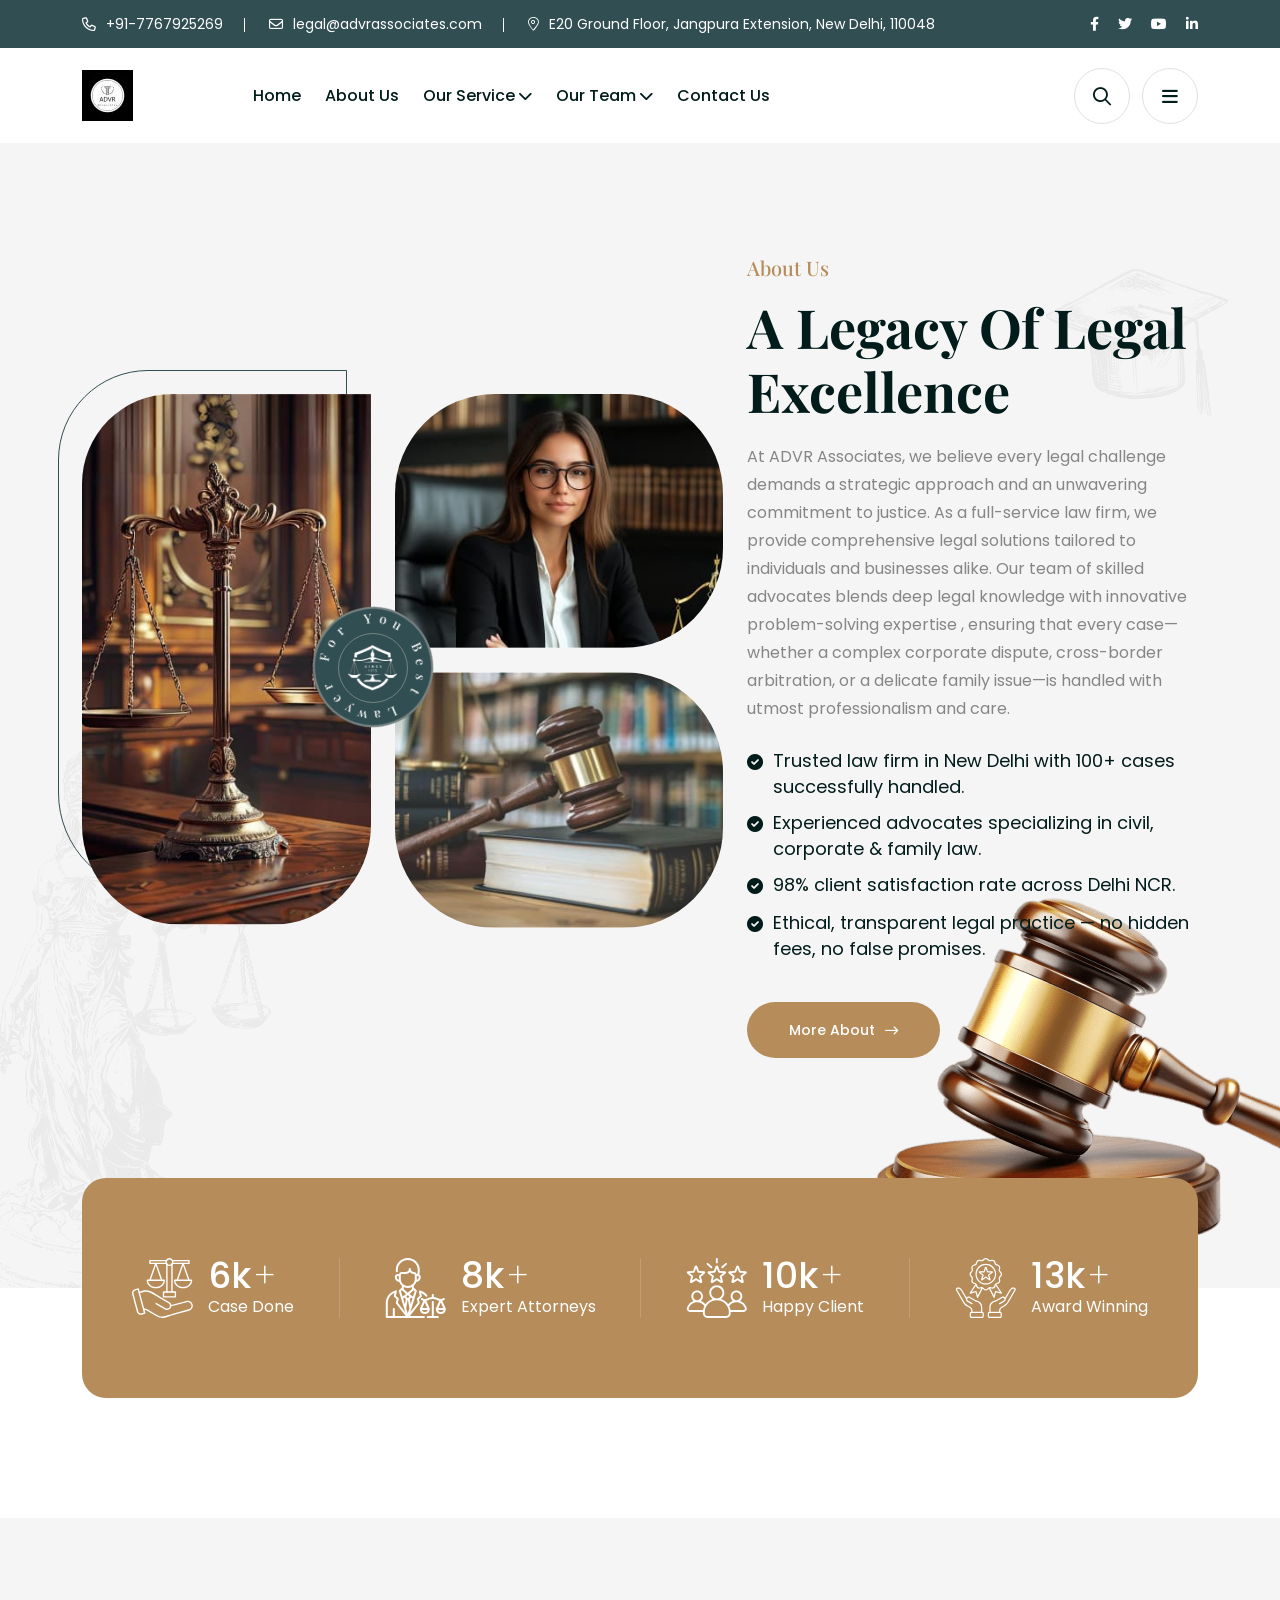
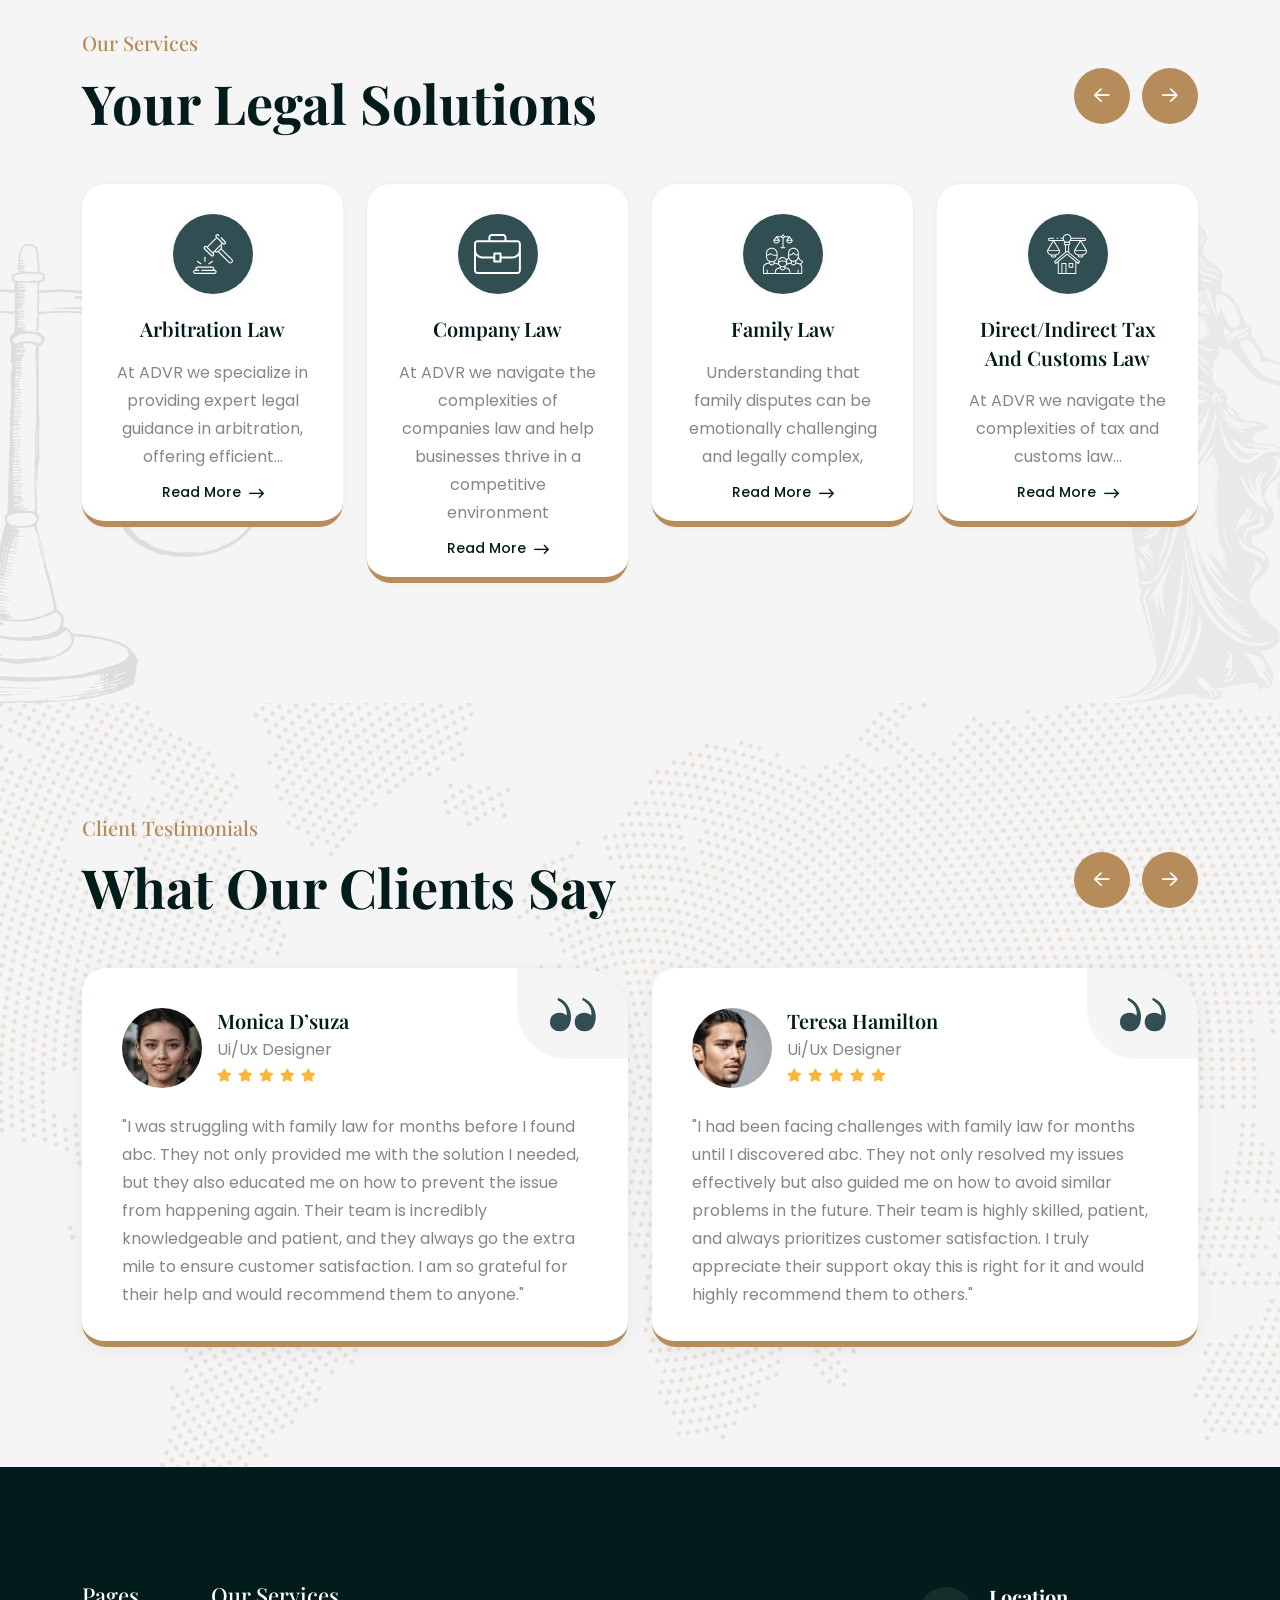
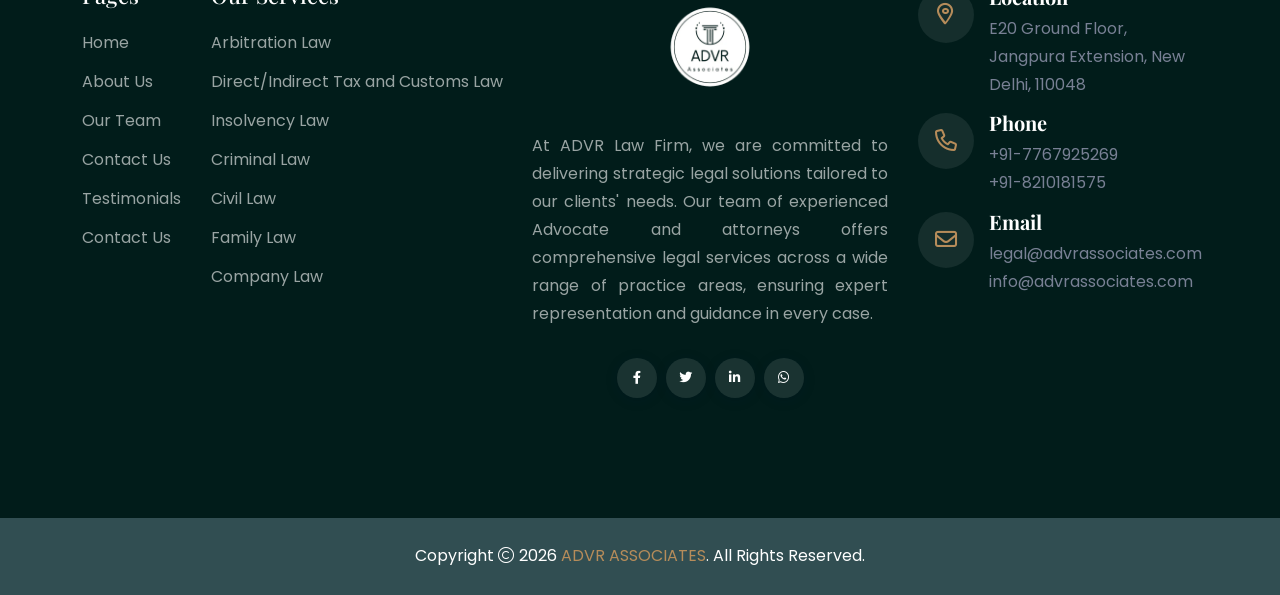
<file: about.html>
<!doctype html>
<html class="no-js" lang="zxx" dir="ltr">
  <head>
    <meta charset="utf-8" />
    <meta http-equiv="x-ua-compatible" content="ie=edge" />
    <title>ADVR ASSOCIATES</title>
    <meta name="author" content="Ensaf" />
    <meta name="description" content="Ensaf-html - Law Agency HTML Template" />
    <meta name="keywords" content="Ensaf-html - Law Agency HTML Template" />
    <meta name="robots" content="INDEX,FOLLOW" />
    <meta
      name="viewport"
      content="width=device-width,initial-scale=1,shrink-to-fit=no"
    />
    <link rel="manifest" href="assets/img/favicons/manifest.json" />
    <meta name="msapplication-TileColor" content="#ffffff" />
    <meta
      name="msapplication-TileImage"
      content="assets/img/favicons/ms-icon-144x144.png"
    />
    <meta name="theme-color" content="#ffffff" />
    <link rel="preconnect" href="https://fonts.googleapis.com/" />
    <link rel="preconnect" href="https://fonts.gstatic.com/" crossorigin />
    <link
      href="https://fonts.googleapis.com/css2?family=Playfair+Display:ital,wght@0,400..900;1,400..900&amp;family=Poppins:ital,wght@0,100;0,200;0,300;0,400;0,500;0,600;0,700;0,800;0,900;1,100;1,200;1,300;1,400;1,500;1,600;1,700;1,800;1,900&amp;display=swap"
      rel="stylesheet"
    />
    <link rel="stylesheet" href="assets/css/app.min.css" />
    <link rel="stylesheet" href="assets/css/fontawesome.min.css" />
    <link rel="stylesheet" href="assets/css/style.css" />
  </head>
  <body class="">
    <div class="sidemenu-wrapper sidemenu-info d-none d-lg-block">
      <div class="sidemenu-content">
        <button class="closeButton sideMenuCls">
          <i class="far fa-times"></i>
        </button>
        <div class="widget">
          <div class="th-widget-about">
            <div class="about-logo">
              <a href="index.html"
                ><img
                  src="assets/img/my-images/New Projectdzgjhxb.webp "
                  alt="Ensaf-html"
              /></a>
            </div>
            <p class="about-text">
              We provide specialized winterization services to safeguard your
              pool during the off-season, and when spring arrives, we handle the
              thorough opening process.
            </p>
            <div class="th-social">
              <a href="https://www.facebook.com/"
                ><i class="fab fa-facebook-f"></i
              ></a>
              <a href="https://www.twitter.com/"
                ><i class="fab fa-twitter"></i
              ></a>
              <a href="https://www.linkedin.com/"
                ><i class="fab fa-linkedin-in"></i
              ></a>
              <a href="https://www.whatsapp.com/"
                ><i class="fab fa-whatsapp"></i
              ></a>
            </div>
          </div>
        </div>

        <div class="widget newsletter-widget">
          <h3 class="widget_title">Newsletter</h3>
          <p class="footer-text">Sign up to get update news about us</p>
          <form class="newsletter-form">
            <input
              class="form-control"
              type="email"
              placeholder="Enter Email"
              required=""
            />
            <button type="submit" class="th-btn style2">Subscribe</button>
          </form>
        </div>
      </div>
    </div>
    <div class="popup-search-box d-none d-lg-block">
      <button class="searchClose"><i class="fal fa-times"></i></button>
      <form action="#">
        <input type="text" placeholder="What are you looking for?" />
        <button type="submit"><i class="fal fa-search"></i></button>
      </form>
    </div>
    <div class="th-menu-wrapper">
      <div class="th-menu-area text-center">
        <button class="th-menu-toggle"><i class="fal fa-times"></i></button>
        <div class="mobile-logo">
          <a href="index.html"
            ><img
              src="assets/img/my-images/New Projectdzgjhxb.webp"
              alt="Ensaf-html"
          /></a>
        </div>
        <div class="th-mobile-menu">
          <ul>
            <li class="menu-item-has-children">
              <a href="index.html">Home</a>
            </li>

            <li class="menu-item-has-children">
              <a href="about.html">About Us</a>
            </li>
            <li class="menu-item-has-children">
              <a href="#">Service</a>
              <ul class="sub-menu">
                <li>
                  <a href="arbitration-law.html">Arbitration Law</a>
                </li>
                <li>
                  <a href="direct-indirect-tax-customs-law.html"
                    >Direct/Indirect Tax and Customs Law</a
                  >
                </li>
                <li>
                  <a href="insolvency-law.html">Insolvency Law</a>
                </li>
                <li><a href="criminal-law.html">Criminal Law</a></li>
                <li><a href="civil-law.html">Civil Law</a></li>
                <li><a href="family-law.html">Family Law</a></li>
                <li><a href="company-law.html">Company Law</a></li>
              </ul>
            </li>

            <li class="menu-item-has-children">
              <a href="#">Our Team</a>
              <ul class="sub-menu">
                <li><a href="ankita-singh.html">Ankita Singh</a></li>
                <li>
                  <a href="m-p-gupta.html">M.P Gupta</a>
                </li>
                <li>
                  <a href="riju-paukan.html">Riju Paukan</a>
                </li>
                <li><a href="deepak-kumar.html">Deepak Kumar</a></li>
                <li><a href="vibhas-tunkikar.html">Vibhas Tunkikar</a></li>
              </ul>
            </li>
            <li><a href="contact.html">Contact</a></li>
          </ul>
        </div>
      </div>
    </div>
    <header class="th-header header-layout1 onepage-nav">
      <div class="header-top">
        <div class="container header-1-container">
          <div
            class="row justify-content-center justify-content-lg-between align-items-center gy-2"
          >
            <div class="col-auto d-none d-lg-block">
              <div class="header-links">
                <ul>
                  <li>
                    <i class="fa-regular fa-phone"></i>
                    <a href="tel:+91-7767925269">+91-7767925269</a>
                  </li>
                  <li>
                    <i class="fa-sharp fa-regular fa-envelope"></i>
                    <a href="mailto:legal@advrassociates.com"
                      >legal@advrassociates.com</a
                    >
                  </li>
                  <li>
                    <i class="fal fa-location-dot"></i>
                    <a href="https://www.google.com/maps"
                      >E20 Ground Floor, Jangpura Extension, New Delhi, 110048
                    </a>
                  </li>
                </ul>
              </div>
            </div>
            <div class="col-auto">
              <div class="header-links">
                <div class="social-links">
                  <a href="https://www.facebook.com/"
                    ><i class="fab fa-facebook-f"></i
                  ></a>
                  <a href="https://www.twitter.com/"
                    ><i class="fab fa-twitter"></i
                  ></a>
                  <a href="https://www.youtube.com/"
                    ><i class="fa-brands fa-youtube"></i
                  ></a>
                  <a href="https://www.linkedin.com/"
                    ><i class="fa-brands fa-linkedin-in"></i
                  ></a>
                </div>
              </div>
            </div>
          </div>
        </div>
      </div>
      <div class="sticky-wrapper">
        <div class="menu-area">
          <div class="container header-1-container">
            <div class="row align-items-center justify-content-between">
              <div class="col-auto">
                <div class="header-logo">
                  <a href="index.html"
                    ><img
                      src="assets/img/my-images/New Projectdzgjhxb.webp"
                      alt="Ensaf-html"
                  /></a>
                </div>
              </div>
              <div class="col-auto me-xl-auto">
                <nav class="main-menu d-none d-lg-inline-block me-xl-auto">
                  <ul>
                    <li class="menu-item">
                      <a href="index.html">Home</a>
                    </li>
                    <li><a href="about.html">About Us</a></li>
                    <li class="menu-item-has-children">
                      <a href="#">Our Service</a>
                      <ul class="sub-menu">
                        <li>
                          <a href="arbitration-law.html">Arbitration Law</a>
                        </li>
                        <li>
                          <a href="direct-indirect-tax-customs-law.html"
                            >Direct/Indirect Tax and Customs Law</a
                          >
                        </li>
                        <li>
                          <a href="insolvency-law.html">Insolvency Law</a>
                        </li>
                        <li><a href="criminal-law.html">Criminal Law</a></li>
                        <li><a href="civil-law.html">Civil Law</a></li>
                        <li><a href="family-law.html">Family Law</a></li>
                        <li><a href="company-law.html">Company Law</a></li>
                      </ul>
                    </li>
                    <li class="menu-item-has-children">
                      <a href="#">Our Team</a>
                      <ul class="sub-menu">
                        <li><a href="ankita-singh.html">Ankita Singh</a></li>
                        <li>
                          <a href="m-p-gupta.html">M.P Gupta</a>
                        </li>
                        <li>
                          <a href="riju-paukan.html">Riju Paukan</a>
                        </li>
                        <li><a href="deepak-kumar.html">Deepak Kumar</a></li>
                        <li>
                          <a href="vibhas-tunkikar.html">Vibhas Tunkikar</a>
                        </li>
                      </ul>
                    </li>
                    <li><a href="contact.html">Contact Us</a></li>
                  </ul>
                </nav>
                <button type="button" class="th-menu-toggle d-block d-lg-none">
                  <i class="far fa-bars"></i>
                </button>
              </div>
              <div class="col-auto d-none d-xl-block">
                <div class="header-button">
                  <button type="button" class="icon-btn searchBoxToggler">
                    <i class="far fa-magnifying-glass"></i>
                  </button>
                  <a href="contact.html" class="th-btn style4"
                    >Free consultation <i class="far fa-arrow-right-long"></i
                  ></a>
                  <button type="button" class="icon-btn sideMenuInfo">
                    <i class="fa-solid fa-bars"></i>
                  </button>
                </div>
              </div>
            </div>
          </div>
        </div>
      </div>
    </header>
    <div class="about-1-wrapper space bg-smoke2" id="about-sec">
      <div class="shape-mockup jump" data-left="0%" data-bottom="0%">
        <img src="assets/img/my-images/about1-left-shape.png" alt="image" />
      </div>
      <div class="shape-mockup jump" data-top="11%" data-right="4%">
        <img src="assets/img/my-images/about1-right-top.png" alt="image" />
      </div>
      <div
        class="shape-mockup jump-reverse d-none d-md-block"
        data-right="0"
        data-bottom="4%"
      >
        <img src="assets/img/my-images/about1-right-bottom.png" alt="image" />
      </div>
      <div class="container">
        <div class="row gy-40 gx-60 align-items-center">
          <div class="col-xl-7 mb-xl-0">
            <div class="img-box1 about-1">
              <div class="shape-mockup logo-shape">
                <div class="logo-icon-wrap">
                  <h4 class="logo-icon">
                    <img
                      src="assets/img/my-images/logo-icon-white.png"
                      alt="img"
                    />
                  </h4>
                  <div class="logo-icon-wrap__text bg-theme2">
                    <span class="logo-animation">Best Lawyer For You</span>
                  </div>
                </div>
              </div>
              <div class="img1">
                <img
                  class="tilt-active"
                  src="assets/img/my-images/about-1-left.jpg"
                  alt="Image"
                />
              </div>
              <div class="img2">
                <div class="img2-top">
                  <img
                    class="tilt-active"
                    src="assets/img/my-images/about-1-right.jpg"
                    alt="Image"
                  />
                </div>
                <div class="img2-bottom">
                  <img
                    class="tilt-active"
                    src="assets/img/my-images/about-1-right-2.jpg"
                    alt="Image"
                  />
                </div>
              </div>
            </div>
          </div>
          <div class="col-xl-5">
            <div class="title-area mb-25">
              <span class="sub-title before-none">About Us</span>
              <h2 class="sec-title">A Legacy of Legal Excellence</h2>
              <p class="sec-text">
                At ADVR Associates, we believe every legal challenge demands a
                strategic approach and an unwavering commitment to justice. As a
                full-service law firm, we provide comprehensive legal solutions
                tailored to individuals and businesses alike. Our team of
                skilled advocates blends deep legal knowledge with innovative
                problem-solving expertise , ensuring that every case—whether a
                complex corporate dispute, cross-border arbitration, or a
                delicate family issue—is handled with utmost professionalism and
                care.
              </p>
            </div>
            <div class="checklist style2 mb-40">
              <ul>
                <li>
                  <i class="fa-sharp fa-solid fa-circle-check"></i> Trusted law
                  firm in New Delhi with 100+ cases successfully handled.
                </li>
                <li>
                  <i class="fa-sharp fa-solid fa-circle-check"></i> Experienced
                  advocates specializing in civil, corporate & family law.
                </li>
                <li>
                  <i class="fa-sharp fa-solid fa-circle-check"></i> 98% client
                  satisfaction rate across Delhi NCR.
                </li>
                <li>
                  <i class="fa-sharp fa-solid fa-circle-check"></i> Ethical,
                  transparent legal practice — no hidden fees, no false
                  promises.
                </li>
              </ul>
            </div>
            <div>
              <a href="about.html" class="th-btn style4"
                >More About <i class="fa-regular fa-arrow-right-long"></i
              ></a>
            </div>
          </div>
        </div>
      </div>
    </div>

    <div
      class="counter-sec1 space-bottom"
      data-pos-for=".about-1-wrapper"
      data-sec-pos="top-half"
    >
      <div class="container">
        <div class="counter-card-wrap">
          <div class="counter-card">
            <div class="box-icon">
              <img src="assets/img/my-images/counter_1_1.svg" alt="Icon" />
            </div>
            <div class="media-body">
              <h4 class="box-number">
                <span class="counter-number">10 </span>k
                <span class="plus-simple">+</span>
              </h4>
              <p class="box-text">Case Done</p>
            </div>
          </div>
          <div class="divider"></div>
          <div class="counter-card">
            <div class="box-icon">
              <img src="assets/img/my-images/counter_1_2.svg" alt="Icon" />
            </div>
            <div class="media-body">
              <h4 class="box-number">
                <span class="counter-number">12 </span>k
                <span class="plus-simple">+</span>
              </h4>
              <p class="box-text">Expert Attorneys</p>
            </div>
          </div>
          <div class="divider"></div>
          <div class="counter-card">
            <div class="box-icon">
              <img src="assets/img/my-images/counter_1_3.svg" alt="Icon" />
            </div>
            <div class="media-body">
              <h4 class="box-number">
                <span class="counter-number">15 </span>k
                <span class="plus-simple">+</span>
              </h4>
              <p class="box-text">Happy Client</p>
            </div>
          </div>
          <div class="divider"></div>
          <div class="counter-card">
            <div class="box-icon">
              <img src="assets/img/my-images/counter_1_4.svg" alt="Icon" />
            </div>
            <div class="media-body">
              <h4 class="box-number">
                <span class="counter-number">20 </span>k
                <span class="plus-simple">+</span>
              </h4>
              <p class="box-text">Award Winning</p>
            </div>
          </div>
          <div class="divider"></div>
        </div>
      </div>
    </div>
    <section
      class="th-service-2 bg-smoke overflow-hidden space bg-smoke2"
      id="service-sec"
    >
      <div
        class="shape-mockup jump d-none d-xl-block"
        data-left="0"
        data-bottom="0"
      >
        <img
          src="assets/img/my-images/service-inner-left.png"
          alt="shape img"
        />
      </div>
      <div
        class="shape-mockup jump-reverse d-none d-xl-block"
        data-right="0"
        data-bottom="0"
      >
        <img
          src="assets/img/my-images/service-inner-right.png"
          alt="shape img"
        />
      </div>
      <div class="container">
        <div
          class="row justify-content-lg-between justify-content-center align-items-end"
        >
          <div class="col-lg-7 col-md-8">
            <div class="title-area text-center text-lg-start">
              <span class="sub-title">Our Services</span>
              <h2 class="sec-title">Your Legal Solutions</h2>
            </div>
          </div>
          <div class="col-lg-auto d-none d-lg-block">
            <div class="sec-btn">
              <div class="icon-box">
                <button
                  data-slider-prev="#serviceSlider2"
                  class="slider-arrow default show-all"
                >
                  <i class="far fa-arrow-left"></i>
                </button>
                <button
                  data-slider-next="#serviceSlider2"
                  class="slider-arrow default show-all"
                >
                  <i class="far fa-arrow-right"></i>
                </button>
              </div>
            </div>
          </div>
        </div>
        <div class="row gy-30 justify-content-center">
          <div class="slider-area">
            <div
              class="swiper th-slider has-shadow"
              id="serviceSlider2"
              data-slider-options='{"breakpoints":{"0":{"slidesPerView":1},"576":{"slidesPerView":"1"},"768":{"slidesPerView":"2"},"992":{"slidesPerView":"3"},"1200":{"slidesPerView":"4"}}, "autoHeight": "true"}'
            >
              <div class="swiper-wrapper">
                <div class="swiper-slide">
                  <div class="service-card style-2 bg-white">
                    <div class="box-icon">
                      <img
                        src="assets/img/my-images/service_card_1_1.svg"
                        alt="Icon"
                      />
                    </div>
                    <div class="box-content">
                      <h3 class="box-title">
                        <a href="arbitration-law.html">Arbitration Law</a>
                      </h3>
                      <p class="box-text">
                        At ADVR we specialize in providing expert legal guidance
                        in arbitration, offering efficient...
                      </p>
                    </div>
                    <a href="service-details.html" class="link-btn"
                      >Read More <i class="fa-regular fa-arrow-right-long"></i
                    ></a>
                  </div>
                </div>
                <div class="swiper-slide">
                  <div class="service-card style-2 bg-white">
                    <div class="box-icon">
                      <img
                        src="assets/img/my-images/service_card_1_2.svg"
                        alt="Icon"
                      />
                    </div>
                    <div class="box-content">
                      <h3 class="box-title">
                        <a href="company-law.html">Company Law</a>
                      </h3>
                      <p class="box-text">
                        At ADVR we navigate the complexities of companies law
                        and help businesses thrive in a competitive environment
                      </p>
                    </div>
                    <a href="service-details.html" class="link-btn"
                      >Read More <i class="fa-regular fa-arrow-right-long"></i
                    ></a>
                  </div>
                </div>
                <div class="swiper-slide">
                  <div class="service-card style-2 bg-white">
                    <div class="box-icon">
                      <img
                        src="assets/img/my-images/service_card_1_3.svg"
                        alt="Icon"
                      />
                    </div>
                    <div class="box-content">
                      <h3 class="box-title">
                        <a href="service-details.html">Family Law</a>
                      </h3>
                      <p class="box-text">
                        Understanding that family disputes can be emotionally
                        challenging and legally complex,
                      </p>
                    </div>
                    <a href="service-details.html" class="link-btn"
                      >Read More <i class="fa-regular fa-arrow-right-long"></i
                    ></a>
                  </div>
                </div>
                <div class="swiper-slide">
                  <div class="service-card style-2 bg-white">
                    <div class="box-icon">
                      <img
                        src="assets/img/my-images/service_card_1_4.svg"
                        alt="Icon"
                      />
                    </div>
                    <div class="box-content">
                      <h3 class="box-title">
                        <a href="direct-indirect-tax-customs-law.html"
                          >Direct/Indirect Tax And Customs Law</a
                        >
                      </h3>
                      <p class="box-text">
                        At ADVR we navigate the complexities of tax and customs
                        law...
                      </p>
                    </div>
                    <a href="service-details.html" class="link-btn"
                      >Read More <i class="fa-regular fa-arrow-right-long"></i
                    ></a>
                  </div>
                </div>
                <div class="swiper-slide">
                  <div class="service-card style-2 bg-white">
                    <div class="box-icon">
                      <img
                        src="assets/img/my-images/service_card_1_5.svg"
                        alt="Icon"
                      />
                    </div>
                    <div class="box-content">
                      <h3 class="box-title">
                        <a href="insolvency-law.html">Insolvency Law</a>
                      </h3>
                      <p class="box-text">
                        At ADVR, we provide strategic guidance in insolvency
                        law, helping businesses and individuals
                      </p>
                    </div>
                    <a href="service-details.html" class="link-btn"
                      >Read More <i class="fa-regular fa-arrow-right-long"></i
                    ></a>
                  </div>
                </div>
                <div class="swiper-slide">
                  <div class="service-card style-2 bg-white">
                    <div class="box-icon">
                      <img
                        src="assets/img/my-images/service_card_1_6.svg"
                        alt="Icon"
                      />
                    </div>
                    <div class="box-content">
                      <h3 class="box-title">
                        <a href="criminal-law.html">Criminal Law</a>
                      </h3>
                      <p class="box-text">
                        we provide robust defense in criminal litigation,
                        ensuring that our clients’ rights
                      </p>
                    </div>
                    <a href="service-details.html" class="link-btn"
                      >Read More <i class="fa-regular fa-arrow-right-long"></i
                    ></a>
                  </div>
                </div>

                <div class="swiper-slide">
                  <div class="service-card style-2 bg-white">
                    <div class="box-icon">
                      <img
                        src="assets/img/my-images/service_card_1_6.svg"
                        alt="Icon"
                      />
                    </div>
                    <div class="box-content">
                      <h3 class="box-title">
                        <a href="civil-law.html">Civil Law</a>
                      </h3>
                      <p class="box-text">
                        Offering expert representation in a wide range of
                        disputes. Whether handling
                      </p>
                    </div>
                    <a href="service-details.html" class="link-btn"
                      >Read More <i class="fa-regular fa-arrow-right-long"></i
                    ></a>
                  </div>
                </div>
              </div>
            </div>
          </div>
        </div>
      </div>
    </section>

    <section
      class="testi-card-area-1 overflow-hidden space"
      id="testi-sec"
      data-bg-src="assets/img/my-images/testi-bg-1.png"
    >
      <div class="container">
        <div
          class="row justify-content-lg-between justify-content-center align-items-end"
        >
          <div class="col-lg">
            <div class="title-area text-center text-lg-start">
              <span class="sub-title before-none">Client Testimonials</span>
              <h2 class="sec-title">What Our Clients Say</h2>
            </div>
          </div>
          <div class="col-lg-auto">
            <div class="sec-btn">
              <div class="icon-box">
                <button
                  data-slider-prev="#testiSlide11"
                  class="slider-arrow default"
                >
                  <i class="far fa-arrow-left"></i>
                </button>
                <button
                  data-slider-next="#testiSlide11"
                  class="slider-arrow default"
                >
                  <i class="far fa-arrow-right"></i>
                </button>
              </div>
            </div>
          </div>
        </div>
        <div class="testi-card-slide">
          <div
            class="swiper has-shadow th-slider"
            id="testiSlide11"
            data-slider-options='{"breakpoints":{"0":{"slidesPerView":1},"576":{"slidesPerView":"1"},"768":{"slidesPerView":"1"},"992":{"slidesPerView":"2"},"1200":{"slidesPerView":"2"}}}'
          >
            <div class="swiper-wrapper">
              <div class="swiper-slide">
                <div class="testi-block" dir="ltr">
                  <div class="testi-icon-1-top">
                    <img
                      src="assets/img/my-images/testi-icon-1-top.svg"
                      alt="image"
                    />
                  </div>
                  <div class="testi-block-top">
                    <div class="box-img">
                      <img
                        src="assets/img/my-images/testi_1_1.jpg"
                        alt="Avater"
                      />
                    </div>
                    <div class="content">
                      <h3 class="box-title">Monica D’suza</h3>
                      <p class="box-desig">Ui/Ux Designer</p>
                      <div class="box-review">
                        <i class="fa-sharp fa-solid fa-star"></i
                        ><i class="fa-sharp fa-solid fa-star"></i
                        ><i class="fa-sharp fa-solid fa-star"></i
                        ><i class="fa-sharp fa-solid fa-star"></i
                        ><i class="fa-sharp fa-solid fa-star"></i>
                      </div>
                    </div>
                  </div>
                  <p class="box-text">
                    "I was struggling with family law for months before I found
                    abc. They not only provided me with the solution I needed,
                    but they also educated me on how to prevent the issue from
                    happening again. Their team is incredibly knowledgeable and
                    patient, and they always go the extra mile to ensure
                    customer satisfaction. I am so grateful for their help and
                    would recommend them to anyone."
                  </p>
                </div>
              </div>
              <div class="swiper-slide">
                <div class="testi-block" dir="ltr">
                  <div class="testi-icon-1-top">
                    <img
                      src="assets/img/my-images/testi-icon-1-top.svg"
                      alt="image"
                    />
                  </div>
                  <div class="testi-block-top">
                    <div class="box-img">
                      <img
                        src="assets/img/my-images/testi_1_2.jpg"
                        alt="Avater"
                      />
                    </div>
                    <div class="content">
                      <h3 class="box-title">Teresa Hamilton</h3>
                      <p class="box-desig">Ui/Ux Designer</p>
                      <div class="box-review">
                        <i class="fa-sharp fa-solid fa-star"></i
                        ><i class="fa-sharp fa-solid fa-star"></i
                        ><i class="fa-sharp fa-solid fa-star"></i
                        ><i class="fa-sharp fa-solid fa-star"></i
                        ><i class="fa-sharp fa-solid fa-star"></i>
                      </div>
                    </div>
                  </div>
                  <p class="box-text">
                    "I had been facing challenges with family law for months
                    until I discovered abc. They not only resolved my issues
                    effectively but also guided me on how to avoid similar
                    problems in the future. Their team is highly skilled,
                    patient, and always prioritizes customer satisfaction. I
                    truly appreciate their support okay this is right for it and
                    would highly recommend them to others."
                  </p>
                </div>
              </div>
              <div class="swiper-slide">
                <div class="testi-block" dir="ltr">
                  <div class="testi-icon-1-top">
                    <img
                      src="assets/img/my-images/testi-icon-1-top.svg"
                      alt="image"
                    />
                  </div>
                  <div class="testi-block-top">
                    <div class="box-img">
                      <img
                        src="assets/img/my-images/testi_1_3.jpg"
                        alt="Avater"
                      />
                    </div>
                    <div class="content">
                      <h3 class="box-title">Monks Millar</h3>
                      <p class="box-desig">Ui/Ux Designer</p>
                      <div class="box-review">
                        <i class="fa-sharp fa-solid fa-star"></i
                        ><i class="fa-sharp fa-solid fa-star"></i
                        ><i class="fa-sharp fa-solid fa-star"></i
                        ><i class="fa-sharp fa-solid fa-star"></i
                        ><i class="fa-sharp fa-solid fa-star"></i>
                      </div>
                    </div>
                  </div>
                  <p class="box-text">
                    "I was struggling with family law for months before I found
                    abc. They not only provided me with the solution I needed,
                    but they also educated me on how to prevent the issue from
                    happening again. Their team is incredibly knowledgeable and
                    patient, and they always go the extra mile to ensure
                    customer satisfaction. I am so grateful for their help and
                    would recommend them to anyone."
                  </p>
                </div>
              </div>
              <div class="swiper-slide">
                <div class="testi-block" dir="ltr">
                  <div class="testi-icon-1-top">
                    <img
                      src="assets/img/my-images/testi-icon-1-top.svg"
                      alt="image"
                    />
                  </div>
                  <div class="testi-block-top">
                    <div class="box-img">
                      <img
                        src="assets/img/my-images/testi_1_4.jpg"
                        alt="Avater"
                      />
                    </div>
                    <div class="content">
                      <h3 class="box-title">William Hazelip</h3>
                      <p class="box-desig">Ui/Ux Designer</p>
                      <div class="box-review">
                        <i class="fa-sharp fa-solid fa-star"></i
                        ><i class="fa-sharp fa-solid fa-star"></i
                        ><i class="fa-sharp fa-solid fa-star"></i
                        ><i class="fa-sharp fa-solid fa-star"></i
                        ><i class="fa-sharp fa-solid fa-star"></i>
                      </div>
                    </div>
                  </div>
                  <p class="box-text">
                    "Navigating family law issues was overwhelming for months
                    until I came across abc. They didn’t just solve how to
                    prevent the issue from happening again my problem—they
                    empowered me with knowledge to manage such situations
                    better. Their expertise and dedication to client
                    satisfaction left okay no problem a lasting impression. I’m
                    forever grateful and highly endorse their services."
                  </p>
                </div>
              </div>
            </div>
          </div>
        </div>
      </div>
    </section>

    <!-- Footer Section Start-->
    <footer class="footer-wrapper footer-layout1">
      <div class="widget-area bg-footer-color">
        <div class="container">
          <div class="row justify-content-between">
            <div class="col-md-6 col-xl-auto footer-border-right">
              <div class="widget widget_nav_menu footer-widget">
                <h3 class="widget_title">Pages</h3>
                <div class="menu-all-pages-container">
                  <ul class="menu">
                    <li><a href="index.html">Home</a></li>
                    <li><a href="about.html">About Us</a></li>
                    <li><a href="team.html">Our Team</a></li>
                    <li><a href="contact.html">Contact Us</a></li>
                    <li><a href="testimonials.html">Testimonials</a></li>
                    <li><a href="contact.html">Contact Us</a></li>
                  </ul>
                </div>
              </div>
            </div>
            <div class="col-md-6 col-xl-auto footer-border-right">
              <div class="widget widget_nav_menu footer-widget">
                <h3 class="widget_title">Our Services</h3>
                <div class="menu-all-pages-container">
                  <ul class="menu">
                    <li>
                      <a href="arbitration-law.html">Arbitration Law</a>
                    </li>
                    <li>
                      <a href="direct-indirect-tax-customs-law.html"
                        >Direct/Indirect Tax and Customs Law</a
                      >
                    </li>
                    <li>
                      <a href="insolvency-law.html">Insolvency Law</a>
                    </li>
                    <li><a href="criminal-law.html">Criminal Law</a></li>
                    <li><a href="civil-law.html">Civil Law</a></li>
                    <li><a href="family-law.html">Family Law</a></li>
                    <li><a href="company-law.html">Company Law</a></li>
                  </ul>
                </div>
              </div>
            </div>
            <div class="col-md-6 col-xl-4 footer-border-right">
              <div class="widget footer-widget text-xl-center text-start">
                <div class="th-widget-about">
                  <div class="about-logo">
                    <a href="index.html"
                      ><img
                        src="assets/img/my-images/logo.webp"
                        width="120"
                        height="30"
                        alt="Ensaf-html"
                    /></a>
                  </div>
                  <p class="about-text">
                    At ADVR Law Firm, we are committed to delivering strategic
                    legal solutions tailored to our clients' needs. Our team of
                    experienced Advocate and attorneys offers comprehensive
                    legal services across a wide range of practice areas,
                    ensuring expert representation and guidance in every case.
                  </p>
                  <div class="th-social">
                    <a href="https://www.facebook.com/"
                      ><i class="fab fa-facebook-f"></i
                    ></a>
                    <a href="https://www.twitter.com/"
                      ><i class="fab fa-twitter"></i
                    ></a>
                    <a href="https://www.linkedin.com/"
                      ><i class="fab fa-linkedin-in"></i
                    ></a>
                    <a href="https://www.whatsapp.com/"
                      ><i class="fab fa-whatsapp"></i
                    ></a>
                  </div>
                </div>
              </div>
            </div>
            <div class="col-md-6 col-xl-auto footer-border-right">
              <div class="widget footer-widget">
                <div class="th-widget-contact">
                  <div class="info-box">
                    <div class="info-box_icon">
                      <i class="fa-regular fa-location-dot"></i>
                    </div>
                    <div class="info-contnt">
                      <h4 class="footer-info-title">Location</h4>
                      <p class="info-box_text">
                        E20 Ground Floor, Jangpura Extension, New Delhi, 110048
                      </p>
                    </div>
                  </div>
                  <div class="info-box">
                    <div class="info-box_icon">
                      <i class="fa-regular fa-phone"></i>
                    </div>
                    <div class="info-contnt">
                      <h4 class="footer-info-title">Phone</h4>
                      <p class="info-box_text">
                        <a href="tel:+91-7767925269" class="info-box_link"
                          >+91-7767925269</a
                        >
                        <a href="tel:+91-8210181575" class="info-box_link"
                          >+91-8210181575
                        </a>
                      </p>
                    </div>
                  </div>
                  <div class="info-box">
                    <div class="info-box_icon">
                      <i class="fa-regular fa-envelope"></i>
                    </div>
                    <div class="info-contnt">
                      <h4 class="footer-info-title">Email</h4>
                      <p class="info-box_text">
                        <a
                          href="mailto:legal@advrassociates.com"
                          class="info-box_link"
                          >legal@advrassociates.com</a
                        >
                        <a
                          href="mailto:info@advrassociates.com"
                          class="info-box_link"
                          >info@advrassociates.com</a
                        >
                      </p>
                    </div>
                  </div>
                </div>
              </div>
            </div>
          </div>
        </div>
      </div>
      <div class="copyright-wrap">
        <div class="container">
          <div class="row gy-2 align-items-center">
            <div class="col-md-12">
              <p class="copyright-text text-center">
                Copyright <i class="fal fa-copyright"></i> 2026
                <a href="index.html">ADVR ASSOCIATES</a>. All Rights Reserved.
              </p>
            </div>
          </div>
        </div>
      </div>
    </footer>
    <!-- Footer Section End -->
    <div class="scroll-top">
      <svg
        class="progress-circle svg-content"
        width="100%"
        height="100%"
        viewBox="-1 -1 102 102"
      >
        <path
          d="M50,1 a49,49 0 0,1 0,98 a49,49 0 0,1 0,-98"
          style="
            transition: stroke-dashoffset 10ms linear 0s;
            stroke-dasharray: 307.919, 307.919;
            stroke-dashoffset: 307.919;
          "
        ></path>
      </svg>
    </div>
    <script src="assets/js/vendor/jquery-3.7.1.min.js"></script>
    <script src="assets/js/app.min.js"></script>
    <script src="assets/js/main.js"></script>
  </body>
</html>
</file>
<file: assets/css/app.min.css>
@charset "UTF-8";/*!
 * Bootstrap v5.0.0-beta1 (https://getbootstrap.com/)
 * Copyright 2011-2020 The Bootstrap Authors
 * Copyright 2011-2020 Twitter, Inc.
 * Licensed under MIT (https://github.com/twbs/bootstrap/blob/main/LICENSE)
 */:root{--bs-blue:#0d6efd;--bs-indigo:#6610f2;--bs-purple:#6f42c1;--bs-pink:#d63384;--bs-red:#dc3545;--bs-orange:#fd7e14;--bs-yellow:#ffc107;--bs-green:#198754;--bs-teal:#20c997;--bs-cyan:#0dcaf0;--bs-white:#fff;--bs-gray:#6c757d;--bs-gray-dark:#343a40;--bs-primary:#0d6efd;--bs-secondary:#6c757d;--bs-success:#198754;--bs-info:#0dcaf0;--bs-warning:#ffc107;--bs-danger:#dc3545;--bs-light:#f8f9fa;--bs-dark:#212529;--bs-font-sans-serif:system-ui,-apple-system,"Segoe UI",Roboto,"Helvetica Neue",Arial,"Noto Sans","Liberation Sans",sans-serif,"Apple Color Emoji","Segoe UI Emoji","Segoe UI Symbol","Noto Color Emoji";--bs-font-monospace:SFMono-Regular,Menlo,Monaco,Consolas,"Liberation Mono","Courier New",monospace;--bs-gradient:linear-gradient(180deg,hsla(0,0%,100%,.15),hsla(0,0%,100%,0))}*,:after,:before{box-sizing:border-box}@media (prefers-reduced-motion:no-preference){:root{scroll-behavior:smooth}}body{margin:0;font-family:var(--bs-font-sans-serif);font-size:1rem;font-weight:400;line-height:1.5;color:#212529;background-color:#fff;-webkit-text-size-adjust:100%;-webkit-tap-highlight-color:transparent}[tabindex="-1"]:focus:not(:focus-visible){outline:0!important}hr{margin:1rem 0;color:inherit;background-color:currentColor;border:0;opacity:.25}hr:not([size]){height:1px}.h1,.h2,.h3,.h4,.h5,.h6,h1,h2,h3,h4,h5,h6{margin-top:0;margin-bottom:.5rem;font-weight:500;line-height:1.2}.h1,h1{font-size:calc(1.375rem + 1.5vw)}@media (min-width:1200px){.h1,h1{font-size:2.5rem}}.h2,h2{font-size:calc(1.325rem + .9vw)}@media (min-width:1200px){.h2,h2{font-size:2rem}}.h3,h3{font-size:calc(1.3rem + .6vw)}@media (min-width:1200px){.h3,h3{font-size:1.75rem}}.h4,h4{font-size:calc(1.275rem + .3vw)}@media (min-width:1200px){.h4,h4{font-size:1.5rem}}.h5,h5{font-size:1.25rem}.h6,h6{font-size:1rem}p{margin-top:0;margin-bottom:1rem}abbr[data-bs-original-title],abbr[title]{text-decoration:underline;-webkit-text-decoration:underline dotted;text-decoration:underline dotted;cursor:help;-webkit-text-decoration-skip-ink:none;text-decoration-skip-ink:none}address{margin-bottom:1rem;font-style:normal;line-height:inherit}ol,ul{padding-left:2rem}dl,ol,ul{margin-top:0;margin-bottom:1rem}ol ol,ol ul,ul ol,ul ul{margin-bottom:0}dt{font-weight:700}dd{margin-bottom:.5rem;margin-left:0}blockquote{margin:0 0 1rem}b,strong{font-weight:bolder}.small,small{font-size:.875em}.mark,mark{padding:.2em;background-color:#fcf8e3}sub,sup{position:relative;font-size:.75em;line-height:0;vertical-align:baseline}sub{bottom:-.25em}sup{top:-.5em}a{color:#0d6efd;text-decoration:underline}a:hover{color:#0a58ca}a:not([href]):not([class]),a:not([href]):not([class]):hover{color:inherit;text-decoration:none}code,kbd,pre,samp{font-family:var(--bs-font-monospace);font-size:1em;direction:ltr;unicode-bidi:bidi-override}pre{display:block;margin-top:0;margin-bottom:1rem;overflow:auto;font-size:.875em}pre code{font-size:inherit;color:inherit;word-break:normal}code{font-size:.875em;color:#d63384;word-wrap:break-word}a>code{color:inherit}kbd{padding:.2rem .4rem;font-size:.875em;color:#fff;background-color:#212529;border-radius:.2rem}kbd kbd{padding:0;font-size:1em;font-weight:700}figure{margin:0 0 1rem}img,svg{vertical-align:middle}table{caption-side:bottom;border-collapse:collapse}caption{padding-top:.5rem;padding-bottom:.5rem;color:#6c757d;text-align:left}th{text-align:inherit;text-align:-webkit-match-parent}tbody,td,tfoot,th,thead,tr{border-color:inherit;border-style:solid;border-width:0}label{display:inline-block}button{border-radius:0}button:focus{outline:1px dotted;outline:5px auto -webkit-focus-ring-color}button,input,optgroup,select,textarea{margin:0;font-family:inherit;font-size:inherit;line-height:inherit}button,select{text-transform:none}[role=button]{cursor:pointer}select{word-wrap:normal}[list]::-webkit-calendar-picker-indicator{display:none}[type=button],[type=reset],[type=submit],button{-webkit-appearance:button}[type=button]:not(:disabled),[type=reset]:not(:disabled),[type=submit]:not(:disabled),button:not(:disabled){cursor:pointer}::-moz-focus-inner{padding:0;border-style:none}textarea{resize:vertical}fieldset{min-width:0;padding:0;margin:0;border:0}legend{float:left;width:100%;padding:0;margin-bottom:.5rem;font-size:calc(1.275rem + .3vw);line-height:inherit}@media (min-width:1200px){legend{font-size:1.5rem}}legend+*{clear:left}::-webkit-datetime-edit-day-field,::-webkit-datetime-edit-fields-wrapper,::-webkit-datetime-edit-hour-field,::-webkit-datetime-edit-minute,::-webkit-datetime-edit-month-field,::-webkit-datetime-edit-text,::-webkit-datetime-edit-year-field{padding:0}::-webkit-inner-spin-button{height:auto}[type=search]{outline-offset:-2px;-webkit-appearance:textfield}::-webkit-search-decoration{-webkit-appearance:none}::-webkit-color-swatch-wrapper{padding:0}::file-selector-button{font:inherit}::-webkit-file-upload-button{font:inherit;-webkit-appearance:button}output{display:inline-block}iframe{border:0}summary{display:list-item;cursor:pointer}progress{vertical-align:baseline}[hidden]{display:none!important}.lead{font-size:1.25rem;font-weight:300}.display-1{font-size:calc(1.625rem + 4.5vw);font-weight:300;line-height:1.2}@media (min-width:1200px){.display-1{font-size:5rem}}.display-2{font-size:calc(1.575rem + 3.9vw);font-weight:300;line-height:1.2}@media (min-width:1200px){.display-2{font-size:4.5rem}}.display-3{font-size:calc(1.525rem + 3.3vw);font-weight:300;line-height:1.2}@media (min-width:1200px){.display-3{font-size:4rem}}.display-4{font-size:calc(1.475rem + 2.7vw);font-weight:300;line-height:1.2}@media (min-width:1200px){.display-4{font-size:3.5rem}}.display-5{font-size:calc(1.425rem + 2.1vw);font-weight:300;line-height:1.2}@media (min-width:1200px){.display-5{font-size:3rem}}.display-6{font-size:calc(1.375rem + 1.5vw);font-weight:300;line-height:1.2}@media (min-width:1200px){.display-6{font-size:2.5rem}}.list-inline,.list-unstyled{padding-left:0;list-style:none}.list-inline-item{display:inline-block}.list-inline-item:not(:last-child){margin-right:.5rem}.initialism{font-size:.875em;text-transform:uppercase}.blockquote{margin-bottom:1rem;font-size:1.25rem}.blockquote>:last-child{margin-bottom:0}.blockquote-footer{margin-top:-1rem;margin-bottom:1rem;font-size:.875em;color:#6c757d}.blockquote-footer:before{content:"— "}.img-fluid,.img-thumbnail{max-width:100%;height:auto}.img-thumbnail{padding:.25rem;background-color:#fff;border:1px solid #dee2e6;border-radius:.25rem}.figure{display:inline-block}.figure-img{margin-bottom:.5rem;line-height:1}.figure-caption{font-size:.875em;color:#6c757d}.container,.container-fluid,.container-lg,.container-md,.container-sm,.container-xl,.container-xxl{width:100%;padding-right:var(--bs-gutter-x,.75rem);padding-left:var(--bs-gutter-x,.75rem);margin-right:auto;margin-left:auto}@media (min-width:576px){.container,.container-sm{max-width:540px}}@media (min-width:768px){.container,.container-md,.container-sm{max-width:720px}}@media (min-width:992px){.container,.container-lg,.container-md,.container-sm{max-width:960px}}@media (min-width:1200px){.container,.container-lg,.container-md,.container-sm,.container-xl{max-width:1140px}}@media (min-width:1400px){.container,.container-lg,.container-md,.container-sm,.container-xl,.container-xxl{max-width:1320px}}.row{--bs-gutter-x:1.5rem;--bs-gutter-y:0;display:-webkit-box;display:-webkit-flex;display:-ms-flexbox;display:flex;-webkit-flex-wrap:wrap;-ms-flex-wrap:wrap;flex-wrap:wrap;margin-top:calc(var(--bs-gutter-y) * -1);margin-right:calc(var(--bs-gutter-x)/ -2);margin-left:calc(var(--bs-gutter-x)/ -2)}.row>*{-webkit-flex-shrink:0;-ms-flex-negative:0;flex-shrink:0;width:100%;max-width:100%;padding-right:calc(var(--bs-gutter-x)/ 2);padding-left:calc(var(--bs-gutter-x)/ 2);margin-top:var(--bs-gutter-y)}.col{-webkit-box-flex:1;-webkit-flex:1 0 0%;-ms-flex:1 0 0%;flex:1 0 0%}.row-cols-auto>*{width:auto}.row-cols-1>*,.row-cols-auto>*{-webkit-box-flex:0;-webkit-flex:0 0 auto;-ms-flex:0 0 auto;flex:0 0 auto}.row-cols-1>*{width:100%}.row-cols-2>*{width:50%}.row-cols-2>*,.row-cols-3>*{-webkit-box-flex:0;-webkit-flex:0 0 auto;-ms-flex:0 0 auto;flex:0 0 auto}.row-cols-3>*{width:33.3333333333%}.row-cols-4>*{width:25%}.row-cols-4>*,.row-cols-5>*{-webkit-box-flex:0;-webkit-flex:0 0 auto;-ms-flex:0 0 auto;flex:0 0 auto}.row-cols-5>*{width:20%}.row-cols-6>*{width:16.6666666667%}.col-auto,.row-cols-6>*{-webkit-box-flex:0;-webkit-flex:0 0 auto;-ms-flex:0 0 auto;flex:0 0 auto}.col-auto{width:auto}.col-1{width:8.3333333333%}.col-1,.col-2{-webkit-box-flex:0;-webkit-flex:0 0 auto;-ms-flex:0 0 auto;flex:0 0 auto}.col-2{width:16.6666666667%}.col-3{width:25%}.col-3,.col-4{-webkit-box-flex:0;-webkit-flex:0 0 auto;-ms-flex:0 0 auto;flex:0 0 auto}.col-4{width:33.3333333333%}.col-5{width:41.6666666667%}.col-5,.col-6{-webkit-box-flex:0;-webkit-flex:0 0 auto;-ms-flex:0 0 auto;flex:0 0 auto}.col-6{width:50%}.col-7{width:58.3333333333%}.col-7,.col-8{-webkit-box-flex:0;-webkit-flex:0 0 auto;-ms-flex:0 0 auto;flex:0 0 auto}.col-8{width:66.6666666667%}.col-9{width:75%}.col-9,.col-10{-webkit-box-flex:0;-webkit-flex:0 0 auto;-ms-flex:0 0 auto;flex:0 0 auto}.col-10{width:83.3333333333%}.col-11{width:91.6666666667%}.col-11,.col-12{-webkit-box-flex:0;-webkit-flex:0 0 auto;-ms-flex:0 0 auto;flex:0 0 auto}.col-12{width:100%}.offset-1{margin-left:8.3333333333%}.offset-2{margin-left:16.6666666667%}.offset-3{margin-left:25%}.offset-4{margin-left:33.3333333333%}.offset-5{margin-left:41.6666666667%}.offset-6{margin-left:50%}.offset-7{margin-left:58.3333333333%}.offset-8{margin-left:66.6666666667%}.offset-9{margin-left:75%}.offset-10{margin-left:83.3333333333%}.offset-11{margin-left:91.6666666667%}.g-0,.gx-0{--bs-gutter-x:0}.g-0,.gy-0{--bs-gutter-y:0}.g-1,.gx-1{--bs-gutter-x:0.25rem}.g-1,.gy-1{--bs-gutter-y:0.25rem}.g-2,.gx-2{--bs-gutter-x:0.5rem}.g-2,.gy-2{--bs-gutter-y:0.5rem}.g-3,.gx-3{--bs-gutter-x:1rem}.g-3,.gy-3{--bs-gutter-y:1rem}.g-4,.gx-4{--bs-gutter-x:1.5rem}.g-4,.gy-4{--bs-gutter-y:1.5rem}.g-5,.gx-5{--bs-gutter-x:3rem}.g-5,.gy-5{--bs-gutter-y:3rem}@media (min-width:576px){.col-sm{-webkit-box-flex:1;-webkit-flex:1 0 0%;-ms-flex:1 0 0%;flex:1 0 0%}.row-cols-sm-auto>*{width:auto}.row-cols-sm-1>*,.row-cols-sm-auto>*{-webkit-box-flex:0;-webkit-flex:0 0 auto;-ms-flex:0 0 auto;flex:0 0 auto}.row-cols-sm-1>*{width:100%}.row-cols-sm-2>*{width:50%}.row-cols-sm-2>*,.row-cols-sm-3>*{-webkit-box-flex:0;-webkit-flex:0 0 auto;-ms-flex:0 0 auto;flex:0 0 auto}.row-cols-sm-3>*{width:33.3333333333%}.row-cols-sm-4>*{width:25%}.row-cols-sm-4>*,.row-cols-sm-5>*{-webkit-box-flex:0;-webkit-flex:0 0 auto;-ms-flex:0 0 auto;flex:0 0 auto}.row-cols-sm-5>*{width:20%}.row-cols-sm-6>*{width:16.6666666667%}.col-sm-auto,.row-cols-sm-6>*{-webkit-box-flex:0;-webkit-flex:0 0 auto;-ms-flex:0 0 auto;flex:0 0 auto}.col-sm-auto{width:auto}.col-sm-1{width:8.3333333333%}.col-sm-1,.col-sm-2{-webkit-box-flex:0;-webkit-flex:0 0 auto;-ms-flex:0 0 auto;flex:0 0 auto}.col-sm-2{width:16.6666666667%}.col-sm-3{width:25%}.col-sm-3,.col-sm-4{-webkit-box-flex:0;-webkit-flex:0 0 auto;-ms-flex:0 0 auto;flex:0 0 auto}.col-sm-4{width:33.3333333333%}.col-sm-5{width:41.6666666667%}.col-sm-5,.col-sm-6{-webkit-box-flex:0;-webkit-flex:0 0 auto;-ms-flex:0 0 auto;flex:0 0 auto}.col-sm-6{width:50%}.col-sm-7{width:58.3333333333%}.col-sm-7,.col-sm-8{-webkit-box-flex:0;-webkit-flex:0 0 auto;-ms-flex:0 0 auto;flex:0 0 auto}.col-sm-8{width:66.6666666667%}.col-sm-9{width:75%}.col-sm-9,.col-sm-10{-webkit-box-flex:0;-webkit-flex:0 0 auto;-ms-flex:0 0 auto;flex:0 0 auto}.col-sm-10{width:83.3333333333%}.col-sm-11{width:91.6666666667%}.col-sm-11,.col-sm-12{-webkit-box-flex:0;-webkit-flex:0 0 auto;-ms-flex:0 0 auto;flex:0 0 auto}.col-sm-12{width:100%}.offset-sm-0{margin-left:0}.offset-sm-1{margin-left:8.3333333333%}.offset-sm-2{margin-left:16.6666666667%}.offset-sm-3{margin-left:25%}.offset-sm-4{margin-left:33.3333333333%}.offset-sm-5{margin-left:41.6666666667%}.offset-sm-6{margin-left:50%}.offset-sm-7{margin-left:58.3333333333%}.offset-sm-8{margin-left:66.6666666667%}.offset-sm-9{margin-left:75%}.offset-sm-10{margin-left:83.3333333333%}.offset-sm-11{margin-left:91.6666666667%}.g-sm-0,.gx-sm-0{--bs-gutter-x:0}.g-sm-0,.gy-sm-0{--bs-gutter-y:0}.g-sm-1,.gx-sm-1{--bs-gutter-x:0.25rem}.g-sm-1,.gy-sm-1{--bs-gutter-y:0.25rem}.g-sm-2,.gx-sm-2{--bs-gutter-x:0.5rem}.g-sm-2,.gy-sm-2{--bs-gutter-y:0.5rem}.g-sm-3,.gx-sm-3{--bs-gutter-x:1rem}.g-sm-3,.gy-sm-3{--bs-gutter-y:1rem}.g-sm-4,.gx-sm-4{--bs-gutter-x:1.5rem}.g-sm-4,.gy-sm-4{--bs-gutter-y:1.5rem}.g-sm-5,.gx-sm-5{--bs-gutter-x:3rem}.g-sm-5,.gy-sm-5{--bs-gutter-y:3rem}}@media (min-width:768px){.col-md{-webkit-box-flex:1;-webkit-flex:1 0 0%;-ms-flex:1 0 0%;flex:1 0 0%}.row-cols-md-auto>*{width:auto}.row-cols-md-1>*,.row-cols-md-auto>*{-webkit-box-flex:0;-webkit-flex:0 0 auto;-ms-flex:0 0 auto;flex:0 0 auto}.row-cols-md-1>*{width:100%}.row-cols-md-2>*{width:50%}.row-cols-md-2>*,.row-cols-md-3>*{-webkit-box-flex:0;-webkit-flex:0 0 auto;-ms-flex:0 0 auto;flex:0 0 auto}.row-cols-md-3>*{width:33.3333333333%}.row-cols-md-4>*{width:25%}.row-cols-md-4>*,.row-cols-md-5>*{-webkit-box-flex:0;-webkit-flex:0 0 auto;-ms-flex:0 0 auto;flex:0 0 auto}.row-cols-md-5>*{width:20%}.row-cols-md-6>*{width:16.6666666667%}.col-md-auto,.row-cols-md-6>*{-webkit-box-flex:0;-webkit-flex:0 0 auto;-ms-flex:0 0 auto;flex:0 0 auto}.col-md-auto{width:auto}.col-md-1{width:8.3333333333%}.col-md-1,.col-md-2{-webkit-box-flex:0;-webkit-flex:0 0 auto;-ms-flex:0 0 auto;flex:0 0 auto}.col-md-2{width:16.6666666667%}.col-md-3{width:25%}.col-md-3,.col-md-4{-webkit-box-flex:0;-webkit-flex:0 0 auto;-ms-flex:0 0 auto;flex:0 0 auto}.col-md-4{width:33.3333333333%}.col-md-5{width:41.6666666667%}.col-md-5,.col-md-6{-webkit-box-flex:0;-webkit-flex:0 0 auto;-ms-flex:0 0 auto;flex:0 0 auto}.col-md-6{width:50%}.col-md-7{width:58.3333333333%}.col-md-7,.col-md-8{-webkit-box-flex:0;-webkit-flex:0 0 auto;-ms-flex:0 0 auto;flex:0 0 auto}.col-md-8{width:66.6666666667%}.col-md-9{width:75%}.col-md-9,.col-md-10{-webkit-box-flex:0;-webkit-flex:0 0 auto;-ms-flex:0 0 auto;flex:0 0 auto}.col-md-10{width:83.3333333333%}.col-md-11{width:91.6666666667%}.col-md-11,.col-md-12{-webkit-box-flex:0;-webkit-flex:0 0 auto;-ms-flex:0 0 auto;flex:0 0 auto}.col-md-12{width:100%}.offset-md-0{margin-left:0}.offset-md-1{margin-left:8.3333333333%}.offset-md-2{margin-left:16.6666666667%}.offset-md-3{margin-left:25%}.offset-md-4{margin-left:33.3333333333%}.offset-md-5{margin-left:41.6666666667%}.offset-md-6{margin-left:50%}.offset-md-7{margin-left:58.3333333333%}.offset-md-8{margin-left:66.6666666667%}.offset-md-9{margin-left:75%}.offset-md-10{margin-left:83.3333333333%}.offset-md-11{margin-left:91.6666666667%}.g-md-0,.gx-md-0{--bs-gutter-x:0}.g-md-0,.gy-md-0{--bs-gutter-y:0}.g-md-1,.gx-md-1{--bs-gutter-x:0.25rem}.g-md-1,.gy-md-1{--bs-gutter-y:0.25rem}.g-md-2,.gx-md-2{--bs-gutter-x:0.5rem}.g-md-2,.gy-md-2{--bs-gutter-y:0.5rem}.g-md-3,.gx-md-3{--bs-gutter-x:1rem}.g-md-3,.gy-md-3{--bs-gutter-y:1rem}.g-md-4,.gx-md-4{--bs-gutter-x:1.5rem}.g-md-4,.gy-md-4{--bs-gutter-y:1.5rem}.g-md-5,.gx-md-5{--bs-gutter-x:3rem}.g-md-5,.gy-md-5{--bs-gutter-y:3rem}}@media (min-width:992px){.col-lg{-webkit-box-flex:1;-webkit-flex:1 0 0%;-ms-flex:1 0 0%;flex:1 0 0%}.row-cols-lg-auto>*{width:auto}.row-cols-lg-1>*,.row-cols-lg-auto>*{-webkit-box-flex:0;-webkit-flex:0 0 auto;-ms-flex:0 0 auto;flex:0 0 auto}.row-cols-lg-1>*{width:100%}.row-cols-lg-2>*{width:50%}.row-cols-lg-2>*,.row-cols-lg-3>*{-webkit-box-flex:0;-webkit-flex:0 0 auto;-ms-flex:0 0 auto;flex:0 0 auto}.row-cols-lg-3>*{width:33.3333333333%}.row-cols-lg-4>*{width:25%}.row-cols-lg-4>*,.row-cols-lg-5>*{-webkit-box-flex:0;-webkit-flex:0 0 auto;-ms-flex:0 0 auto;flex:0 0 auto}.row-cols-lg-5>*{width:20%}.row-cols-lg-6>*{width:16.6666666667%}.col-lg-auto,.row-cols-lg-6>*{-webkit-box-flex:0;-webkit-flex:0 0 auto;-ms-flex:0 0 auto;flex:0 0 auto}.col-lg-auto{width:auto}.col-lg-1{width:8.3333333333%}.col-lg-1,.col-lg-2{-webkit-box-flex:0;-webkit-flex:0 0 auto;-ms-flex:0 0 auto;flex:0 0 auto}.col-lg-2{width:16.6666666667%}.col-lg-3{width:25%}.col-lg-3,.col-lg-4{-webkit-box-flex:0;-webkit-flex:0 0 auto;-ms-flex:0 0 auto;flex:0 0 auto}.col-lg-4{width:33.3333333333%}.col-lg-5{width:41.6666666667%}.col-lg-5,.col-lg-6{-webkit-box-flex:0;-webkit-flex:0 0 auto;-ms-flex:0 0 auto;flex:0 0 auto}.col-lg-6{width:50%}.col-lg-7{width:58.3333333333%}.col-lg-7,.col-lg-8{-webkit-box-flex:0;-webkit-flex:0 0 auto;-ms-flex:0 0 auto;flex:0 0 auto}.col-lg-8{width:66.6666666667%}.col-lg-9{width:75%}.col-lg-9,.col-lg-10{-webkit-box-flex:0;-webkit-flex:0 0 auto;-ms-flex:0 0 auto;flex:0 0 auto}.col-lg-10{width:83.3333333333%}.col-lg-11{width:91.6666666667%}.col-lg-11,.col-lg-12{-webkit-box-flex:0;-webkit-flex:0 0 auto;-ms-flex:0 0 auto;flex:0 0 auto}.col-lg-12{width:100%}.offset-lg-0{margin-left:0}.offset-lg-1{margin-left:8.3333333333%}.offset-lg-2{margin-left:16.6666666667%}.offset-lg-3{margin-left:25%}.offset-lg-4{margin-left:33.3333333333%}.offset-lg-5{margin-left:41.6666666667%}.offset-lg-6{margin-left:50%}.offset-lg-7{margin-left:58.3333333333%}.offset-lg-8{margin-left:66.6666666667%}.offset-lg-9{margin-left:75%}.offset-lg-10{margin-left:83.3333333333%}.offset-lg-11{margin-left:91.6666666667%}.g-lg-0,.gx-lg-0{--bs-gutter-x:0}.g-lg-0,.gy-lg-0{--bs-gutter-y:0}.g-lg-1,.gx-lg-1{--bs-gutter-x:0.25rem}.g-lg-1,.gy-lg-1{--bs-gutter-y:0.25rem}.g-lg-2,.gx-lg-2{--bs-gutter-x:0.5rem}.g-lg-2,.gy-lg-2{--bs-gutter-y:0.5rem}.g-lg-3,.gx-lg-3{--bs-gutter-x:1rem}.g-lg-3,.gy-lg-3{--bs-gutter-y:1rem}.g-lg-4,.gx-lg-4{--bs-gutter-x:1.5rem}.g-lg-4,.gy-lg-4{--bs-gutter-y:1.5rem}.g-lg-5,.gx-lg-5{--bs-gutter-x:3rem}.g-lg-5,.gy-lg-5{--bs-gutter-y:3rem}}@media (min-width:1200px){.col-xl{-webkit-box-flex:1;-webkit-flex:1 0 0%;-ms-flex:1 0 0%;flex:1 0 0%}.row-cols-xl-auto>*{width:auto}.row-cols-xl-1>*,.row-cols-xl-auto>*{-webkit-box-flex:0;-webkit-flex:0 0 auto;-ms-flex:0 0 auto;flex:0 0 auto}.row-cols-xl-1>*{width:100%}.row-cols-xl-2>*{width:50%}.row-cols-xl-2>*,.row-cols-xl-3>*{-webkit-box-flex:0;-webkit-flex:0 0 auto;-ms-flex:0 0 auto;flex:0 0 auto}.row-cols-xl-3>*{width:33.3333333333%}.row-cols-xl-4>*{width:25%}.row-cols-xl-4>*,.row-cols-xl-5>*{-webkit-box-flex:0;-webkit-flex:0 0 auto;-ms-flex:0 0 auto;flex:0 0 auto}.row-cols-xl-5>*{width:20%}.row-cols-xl-6>*{width:16.6666666667%}.col-xl-auto,.row-cols-xl-6>*{-webkit-box-flex:0;-webkit-flex:0 0 auto;-ms-flex:0 0 auto;flex:0 0 auto}.col-xl-auto{width:auto}.col-xl-1{width:8.3333333333%}.col-xl-1,.col-xl-2{-webkit-box-flex:0;-webkit-flex:0 0 auto;-ms-flex:0 0 auto;flex:0 0 auto}.col-xl-2{width:16.6666666667%}.col-xl-3{width:25%}.col-xl-3,.col-xl-4{-webkit-box-flex:0;-webkit-flex:0 0 auto;-ms-flex:0 0 auto;flex:0 0 auto}.col-xl-4{width:33.3333333333%}.col-xl-5{width:41.6666666667%}.col-xl-5,.col-xl-6{-webkit-box-flex:0;-webkit-flex:0 0 auto;-ms-flex:0 0 auto;flex:0 0 auto}.col-xl-6{width:50%}.col-xl-7{width:58.3333333333%}.col-xl-7,.col-xl-8{-webkit-box-flex:0;-webkit-flex:0 0 auto;-ms-flex:0 0 auto;flex:0 0 auto}.col-xl-8{width:66.6666666667%}.col-xl-9{width:75%}.col-xl-9,.col-xl-10{-webkit-box-flex:0;-webkit-flex:0 0 auto;-ms-flex:0 0 auto;flex:0 0 auto}.col-xl-10{width:83.3333333333%}.col-xl-11{width:91.6666666667%}.col-xl-11,.col-xl-12{-webkit-box-flex:0;-webkit-flex:0 0 auto;-ms-flex:0 0 auto;flex:0 0 auto}.col-xl-12{width:100%}.offset-xl-0{margin-left:0}.offset-xl-1{margin-left:8.3333333333%}.offset-xl-2{margin-left:16.6666666667%}.offset-xl-3{margin-left:25%}.offset-xl-4{margin-left:33.3333333333%}.offset-xl-5{margin-left:41.6666666667%}.offset-xl-6{margin-left:50%}.offset-xl-7{margin-left:58.3333333333%}.offset-xl-8{margin-left:66.6666666667%}.offset-xl-9{margin-left:75%}.offset-xl-10{margin-left:83.3333333333%}.offset-xl-11{margin-left:91.6666666667%}.g-xl-0,.gx-xl-0{--bs-gutter-x:0}.g-xl-0,.gy-xl-0{--bs-gutter-y:0}.g-xl-1,.gx-xl-1{--bs-gutter-x:0.25rem}.g-xl-1,.gy-xl-1{--bs-gutter-y:0.25rem}.g-xl-2,.gx-xl-2{--bs-gutter-x:0.5rem}.g-xl-2,.gy-xl-2{--bs-gutter-y:0.5rem}.g-xl-3,.gx-xl-3{--bs-gutter-x:1rem}.g-xl-3,.gy-xl-3{--bs-gutter-y:1rem}.g-xl-4,.gx-xl-4{--bs-gutter-x:1.5rem}.g-xl-4,.gy-xl-4{--bs-gutter-y:1.5rem}.g-xl-5,.gx-xl-5{--bs-gutter-x:3rem}.g-xl-5,.gy-xl-5{--bs-gutter-y:3rem}}@media (min-width:1400px){.col-xxl{-webkit-box-flex:1;-webkit-flex:1 0 0%;-ms-flex:1 0 0%;flex:1 0 0%}.row-cols-xxl-auto>*{width:auto}.row-cols-xxl-1>*,.row-cols-xxl-auto>*{-webkit-box-flex:0;-webkit-flex:0 0 auto;-ms-flex:0 0 auto;flex:0 0 auto}.row-cols-xxl-1>*{width:100%}.row-cols-xxl-2>*{width:50%}.row-cols-xxl-2>*,.row-cols-xxl-3>*{-webkit-box-flex:0;-webkit-flex:0 0 auto;-ms-flex:0 0 auto;flex:0 0 auto}.row-cols-xxl-3>*{width:33.3333333333%}.row-cols-xxl-4>*{width:25%}.row-cols-xxl-4>*,.row-cols-xxl-5>*{-webkit-box-flex:0;-webkit-flex:0 0 auto;-ms-flex:0 0 auto;flex:0 0 auto}.row-cols-xxl-5>*{width:20%}.row-cols-xxl-6>*{width:16.6666666667%}.col-xxl-auto,.row-cols-xxl-6>*{-webkit-box-flex:0;-webkit-flex:0 0 auto;-ms-flex:0 0 auto;flex:0 0 auto}.col-xxl-auto{width:auto}.col-xxl-1{width:8.3333333333%}.col-xxl-1,.col-xxl-2{-webkit-box-flex:0;-webkit-flex:0 0 auto;-ms-flex:0 0 auto;flex:0 0 auto}.col-xxl-2{width:16.6666666667%}.col-xxl-3{width:25%}.col-xxl-3,.col-xxl-4{-webkit-box-flex:0;-webkit-flex:0 0 auto;-ms-flex:0 0 auto;flex:0 0 auto}.col-xxl-4{width:33.3333333333%}.col-xxl-5{width:41.6666666667%}.col-xxl-5,.col-xxl-6{-webkit-box-flex:0;-webkit-flex:0 0 auto;-ms-flex:0 0 auto;flex:0 0 auto}.col-xxl-6{width:50%}.col-xxl-7{width:58.3333333333%}.col-xxl-7,.col-xxl-8{-webkit-box-flex:0;-webkit-flex:0 0 auto;-ms-flex:0 0 auto;flex:0 0 auto}.col-xxl-8{width:66.6666666667%}.col-xxl-9{width:75%}.col-xxl-9,.col-xxl-10{-webkit-box-flex:0;-webkit-flex:0 0 auto;-ms-flex:0 0 auto;flex:0 0 auto}.col-xxl-10{width:83.3333333333%}.col-xxl-11{width:91.6666666667%}.col-xxl-11,.col-xxl-12{-webkit-box-flex:0;-webkit-flex:0 0 auto;-ms-flex:0 0 auto;flex:0 0 auto}.col-xxl-12{width:100%}.offset-xxl-0{margin-left:0}.offset-xxl-1{margin-left:8.3333333333%}.offset-xxl-2{margin-left:16.6666666667%}.offset-xxl-3{margin-left:25%}.offset-xxl-4{margin-left:33.3333333333%}.offset-xxl-5{margin-left:41.6666666667%}.offset-xxl-6{margin-left:50%}.offset-xxl-7{margin-left:58.3333333333%}.offset-xxl-8{margin-left:66.6666666667%}.offset-xxl-9{margin-left:75%}.offset-xxl-10{margin-left:83.3333333333%}.offset-xxl-11{margin-left:91.6666666667%}.g-xxl-0,.gx-xxl-0{--bs-gutter-x:0}.g-xxl-0,.gy-xxl-0{--bs-gutter-y:0}.g-xxl-1,.gx-xxl-1{--bs-gutter-x:0.25rem}.g-xxl-1,.gy-xxl-1{--bs-gutter-y:0.25rem}.g-xxl-2,.gx-xxl-2{--bs-gutter-x:0.5rem}.g-xxl-2,.gy-xxl-2{--bs-gutter-y:0.5rem}.g-xxl-3,.gx-xxl-3{--bs-gutter-x:1rem}.g-xxl-3,.gy-xxl-3{--bs-gutter-y:1rem}.g-xxl-4,.gx-xxl-4{--bs-gutter-x:1.5rem}.g-xxl-4,.gy-xxl-4{--bs-gutter-y:1.5rem}.g-xxl-5,.gx-xxl-5{--bs-gutter-x:3rem}.g-xxl-5,.gy-xxl-5{--bs-gutter-y:3rem}}.table{--bs-table-bg:transparent;--bs-table-striped-color:#212529;--bs-table-striped-bg:rgba(0,0,0,.05);--bs-table-active-color:#212529;--bs-table-active-bg:rgba(0,0,0,.1);--bs-table-hover-color:#212529;--bs-table-hover-bg:rgba(0,0,0,.075);width:100%;margin-bottom:1rem;color:#212529;vertical-align:top;border-color:#dee2e6}.table>:not(caption)>*>*{padding:.5rem;background-color:var(--bs-table-bg);background-image:-webkit-linear-gradient(var(--bs-table-accent-bg),var(--bs-table-accent-bg));background-image:linear-gradient(var(--bs-table-accent-bg),var(--bs-table-accent-bg));border-bottom-width:1px}.table>tbody{vertical-align:inherit}.table>thead{vertical-align:bottom}.table>:not(:last-child)>:last-child>*{border-bottom-color:currentColor}.caption-top{caption-side:top}.table-sm>:not(caption)>*>*{padding:.25rem}.table-bordered>:not(caption)>*{border-width:1px 0}.table-bordered>:not(caption)>*>*{border-width:0 1px}.table-borderless>:not(caption)>*>*{border-bottom-width:0}.table-striped>tbody>tr:nth-of-type(odd){--bs-table-accent-bg:var(--bs-table-striped-bg);color:var(--bs-table-striped-color)}.table-active{--bs-table-accent-bg:var(--bs-table-active-bg);color:var(--bs-table-active-color)}.table-hover>tbody>tr:hover{--bs-table-accent-bg:var(--bs-table-hover-bg);color:var(--bs-table-hover-color)}.table-primary{--bs-table-bg:#cfe2ff;--bs-table-striped-bg:#c5d7f2;--bs-table-striped-color:#000;--bs-table-active-bg:#bacbe6;--bs-table-active-color:#000;--bs-table-hover-bg:#bfd1ec;--bs-table-hover-color:#000;color:#000;border-color:#bacbe6}.table-secondary{--bs-table-bg:#e2e3e5;--bs-table-striped-bg:#d7d8da;--bs-table-striped-color:#000;--bs-table-active-bg:#cbccce;--bs-table-active-color:#000;--bs-table-hover-bg:#d1d2d4;--bs-table-hover-color:#000;color:#000;border-color:#cbccce}.table-success{--bs-table-bg:#d1e7dd;--bs-table-striped-bg:#c7dbd2;--bs-table-striped-color:#000;--bs-table-active-bg:#bcd0c7;--bs-table-active-color:#000;--bs-table-hover-bg:#c1d6cc;--bs-table-hover-color:#000;color:#000;border-color:#bcd0c7}.table-info{--bs-table-bg:#cff4fc;--bs-table-striped-bg:#c5e8ef;--bs-table-striped-color:#000;--bs-table-active-bg:#badce3;--bs-table-active-color:#000;--bs-table-hover-bg:#bfe2e9;--bs-table-hover-color:#000;color:#000;border-color:#badce3}.table-warning{--bs-table-bg:#fff3cd;--bs-table-striped-bg:#f2e7c3;--bs-table-striped-color:#000;--bs-table-active-bg:#e6dbb9;--bs-table-active-color:#000;--bs-table-hover-bg:#ece1be;--bs-table-hover-color:#000;color:#000;border-color:#e6dbb9}.table-danger{--bs-table-bg:#f8d7da;--bs-table-striped-bg:#eccccf;--bs-table-striped-color:#000;--bs-table-active-bg:#dfc2c4;--bs-table-active-color:#000;--bs-table-hover-bg:#e5c7ca;--bs-table-hover-color:#000;color:#000;border-color:#dfc2c4}.table-light{--bs-table-bg:#f8f9fa;--bs-table-striped-bg:#ecedee;--bs-table-striped-color:#000;--bs-table-active-bg:#dfe0e1;--bs-table-active-color:#000;--bs-table-hover-bg:#e5e6e7;--bs-table-hover-color:#000;color:#000;border-color:#dfe0e1}.table-dark{--bs-table-bg:#212529;--bs-table-striped-bg:#2c3034;--bs-table-striped-color:#fff;--bs-table-active-bg:#373b3e;--bs-table-active-color:#fff;--bs-table-hover-bg:#323539;--bs-table-hover-color:#fff;color:#fff;border-color:#373b3e}.table-responsive{overflow-x:auto;-webkit-overflow-scrolling:touch}@media (max-width:575.98px){.table-responsive-sm{overflow-x:auto;-webkit-overflow-scrolling:touch}}@media (max-width:767.98px){.table-responsive-md{overflow-x:auto;-webkit-overflow-scrolling:touch}}@media (max-width:991.98px){.table-responsive-lg{overflow-x:auto;-webkit-overflow-scrolling:touch}}@media (max-width:1199.98px){.table-responsive-xl{overflow-x:auto;-webkit-overflow-scrolling:touch}}@media (max-width:1399.98px){.table-responsive-xxl{overflow-x:auto;-webkit-overflow-scrolling:touch}}.form-label{margin-bottom:.5rem}.col-form-label{padding-top:calc(.375rem + 1px);padding-bottom:calc(.375rem + 1px);margin-bottom:0;font-size:inherit;line-height:1.5}.col-form-label-lg{padding-top:calc(.5rem + 1px);padding-bottom:calc(.5rem + 1px);font-size:1.25rem}.col-form-label-sm{padding-top:calc(.25rem + 1px);padding-bottom:calc(.25rem + 1px);font-size:.875rem}.form-text{margin-top:.25rem;font-size:.875em;color:#6c757d}.form-control{display:block;width:100%;padding:.375rem .75rem;font-size:1rem;font-weight:400;line-height:1.5;color:#212529;background-color:#fff;background-clip:padding-box;border:1px solid #ced4da;-webkit-appearance:none;-moz-appearance:none;appearance:none;border-radius:.25rem;-webkit-transition:border-color .15s ease-in-out,box-shadow .15s ease-in-out;transition:border-color .15s ease-in-out,box-shadow .15s ease-in-out}@media (prefers-reduced-motion:reduce){.form-control{-webkit-transition:none;transition:none}}.form-control[type=file]{overflow:hidden}.form-control[type=file]:not(:disabled):not([readonly]){cursor:pointer}.form-control:focus{color:#212529;background-color:#fff;border-color:#86b7fe;outline:0;box-shadow:0 0 0 .25rem rgba(13,110,253,.25)}.form-control::-webkit-date-and-time-value{height:1.5em}.form-control:-ms-input-placeholder,.form-control::-ms-input-placeholder{color:#6c757d;opacity:1}.form-control::-webkit-input-placeholder{color:#6c757d;opacity:1}.form-control::-moz-placeholder{color:#6c757d;opacity:1}.form-control:-ms-input-placeholder,.form-control::-ms-input-placeholder{color:#6c757d;opacity:1}.form-control::placeholder{color:#6c757d;opacity:1}.form-control:disabled,.form-control[readonly]{background-color:#e9ecef;opacity:1}.form-control::file-selector-button{padding:.375rem .75rem;margin:-.375rem -.75rem;-webkit-margin-end:.75rem;margin-inline-end:.75rem;color:#212529;background-color:#e9ecef;pointer-events:none;border-color:inherit;border-style:solid;border-width:0;border-inline-end-width:1px;border-radius:0;-webkit-transition:color .15s ease-in-out,background-color .15s ease-in-out,border-color .15s ease-in-out,box-shadow .15s ease-in-out;transition:color .15s ease-in-out,background-color .15s ease-in-out,border-color .15s ease-in-out,box-shadow .15s ease-in-out}@media (prefers-reduced-motion:reduce){.form-control::file-selector-button{-webkit-transition:none;transition:none}}.form-control:hover:not(:disabled):not([readonly])::file-selector-button{background-color:#dde0e3}.form-control::-webkit-file-upload-button{padding:.375rem .75rem;margin:-.375rem -.75rem;-webkit-margin-end:.75rem;margin-inline-end:.75rem;color:#212529;background-color:#e9ecef;pointer-events:none;border-color:inherit;border-style:solid;border-width:0;border-inline-end-width:1px;border-radius:0;-webkit-transition:color .15s ease-in-out,background-color .15s ease-in-out,border-color .15s ease-in-out,box-shadow .15s ease-in-out;transition:color .15s ease-in-out,background-color .15s ease-in-out,border-color .15s ease-in-out,box-shadow .15s ease-in-out}@media (prefers-reduced-motion:reduce){.form-control::-webkit-file-upload-button{-webkit-transition:none;transition:none}}.form-control:hover:not(:disabled):not([readonly])::-webkit-file-upload-button{background-color:#dde0e3}.form-control-plaintext{display:block;width:100%;padding:.375rem 0;margin-bottom:0;line-height:1.5;color:#212529;background-color:transparent;border:solid transparent;border-width:1px 0}.form-control-plaintext.form-control-lg,.form-control-plaintext.form-control-sm{padding-right:0;padding-left:0}.form-control-sm{min-height:calc(1.5em + .5rem + 2px);padding:.25rem .5rem;font-size:.875rem;border-radius:.2rem}.form-control-sm::file-selector-button{padding:.25rem .5rem;margin:-.25rem -.5rem;-webkit-margin-end:.5rem;margin-inline-end:.5rem}.form-control-sm::-webkit-file-upload-button{padding:.25rem .5rem;margin:-.25rem -.5rem;-webkit-margin-end:.5rem;margin-inline-end:.5rem}.form-control-lg{min-height:calc(1.5em + 1rem + 2px);padding:.5rem 1rem;font-size:1.25rem;border-radius:.3rem}.form-control-lg::file-selector-button{padding:.5rem 1rem;margin:-.5rem -1rem;-webkit-margin-end:1rem;margin-inline-end:1rem}.form-control-lg::-webkit-file-upload-button{padding:.5rem 1rem;margin:-.5rem -1rem;-webkit-margin-end:1rem;margin-inline-end:1rem}textarea.form-control{min-height:calc(1.5em + .75rem + 2px)}textarea.form-control-sm{min-height:calc(1.5em + .5rem + 2px)}textarea.form-control-lg{min-height:calc(1.5em + 1rem + 2px)}.form-control-color{max-width:3rem;height:auto;padding:.375rem}.form-control-color:not(:disabled):not([readonly]){cursor:pointer}.form-control-color::-moz-color-swatch{height:1.5em;border-radius:.25rem}.form-control-color::-webkit-color-swatch{height:1.5em;border-radius:.25rem}.form-select{display:block;width:100%;padding:.375rem 1.75rem .375rem .75rem;font-size:1rem;font-weight:400;line-height:1.5;color:#212529;vertical-align:middle;background-color:#fff;background-image:url("data:image/svg+xml;charset=utf-8,%3Csvg xmlns='http://www.w3.org/2000/svg' viewBox='0 0 16 16'%3E%3Cpath fill='none' stroke='%23343a40' stroke-linecap='round' stroke-linejoin='round' stroke-width='2' d='M2 5l6 6 6-6'/%3E%3C/svg%3E");background-repeat:no-repeat;background-position:right .75rem center;background-size:16px 12px;border:1px solid #ced4da;border-radius:.25rem;-webkit-appearance:none;-moz-appearance:none;appearance:none}.form-select:focus{border-color:#86b7fe;outline:0;box-shadow:0 0 0 .25rem rgba(13,110,253,.25)}.form-select[multiple],.form-select[size]:not([size="1"]){padding-right:.75rem;background-image:none}.form-select:disabled{color:#6c757d;background-color:#e9ecef}.form-select:-moz-focusring{color:transparent;text-shadow:0 0 0 #212529}.form-select-sm{padding-top:.25rem;padding-bottom:.25rem;padding-left:.5rem;font-size:.875rem}.form-select-lg{padding-top:.5rem;padding-bottom:.5rem;padding-left:1rem;font-size:1.25rem}.form-check{display:block;min-height:1.5rem;padding-left:1.5em;margin-bottom:.125rem}.form-check .form-check-input{float:left;margin-left:-1.5em}.form-check-input{width:1em;height:1em;margin-top:.25em;vertical-align:top;background-color:#fff;background-repeat:no-repeat;background-position:50%;background-size:contain;border:1px solid rgba(0,0,0,.25);-webkit-appearance:none;-moz-appearance:none;appearance:none;-webkit-print-color-adjust:exact;color-adjust:exact;-webkit-transition:background-color .15s ease-in-out,background-position .15s ease-in-out,border-color .15s ease-in-out,box-shadow .15s ease-in-out;transition:background-color .15s ease-in-out,background-position .15s ease-in-out,border-color .15s ease-in-out,box-shadow .15s ease-in-out}@media (prefers-reduced-motion:reduce){.form-check-input{-webkit-transition:none;transition:none}}.form-check-input[type=checkbox]{border-radius:.25em}.form-check-input[type=radio]{border-radius:50%}.form-check-input:active{-webkit-filter:brightness(90%);filter:brightness(90%)}.form-check-input:focus{border-color:#86b7fe;outline:0;box-shadow:0 0 0 .25rem rgba(13,110,253,.25)}.form-check-input:checked{background-color:#0d6efd;border-color:#0d6efd}.form-check-input:checked[type=checkbox]{background-image:url("data:image/svg+xml;charset=utf-8,%3Csvg xmlns='http://www.w3.org/2000/svg' viewBox='0 0 20 20'%3E%3Cpath fill='none' stroke='%23fff' stroke-linecap='round' stroke-linejoin='round' stroke-width='3' d='M6 10l3 3 6-6'/%3E%3C/svg%3E")}.form-check-input:checked[type=radio]{background-image:url("data:image/svg+xml;charset=utf-8,%3Csvg xmlns='http://www.w3.org/2000/svg' viewBox='-4 -4 8 8'%3E%3Ccircle r='2' fill='%23fff'/%3E%3C/svg%3E")}.form-check-input[type=checkbox]:indeterminate{background-color:#0d6efd;border-color:#0d6efd;background-image:url("data:image/svg+xml;charset=utf-8,%3Csvg xmlns='http://www.w3.org/2000/svg' viewBox='0 0 20 20'%3E%3Cpath fill='none' stroke='%23fff' stroke-linecap='round' stroke-linejoin='round' stroke-width='3' d='M6 10h8'/%3E%3C/svg%3E")}.form-check-input:disabled{pointer-events:none;-webkit-filter:none;filter:none;opacity:.5}.form-check-input:disabled~.form-check-label,.form-check-input[disabled]~.form-check-label{opacity:.5}.form-switch{padding-left:2.5em}.form-switch .form-check-input{width:2em;margin-left:-2.5em;background-image:url("data:image/svg+xml;charset=utf-8,%3Csvg xmlns='http://www.w3.org/2000/svg' viewBox='-4 -4 8 8'%3E%3Ccircle r='3' fill='rgba(0, 0, 0, 0.25)'/%3E%3C/svg%3E");background-position:0;border-radius:2em}.form-switch .form-check-input:focus{background-image:url("data:image/svg+xml;charset=utf-8,%3Csvg xmlns='http://www.w3.org/2000/svg' viewBox='-4 -4 8 8'%3E%3Ccircle r='3' fill='%2386b7fe'/%3E%3C/svg%3E")}.form-switch .form-check-input:checked{background-position:100%;background-image:url("data:image/svg+xml;charset=utf-8,%3Csvg xmlns='http://www.w3.org/2000/svg' viewBox='-4 -4 8 8'%3E%3Ccircle r='3' fill='%23fff'/%3E%3C/svg%3E")}.form-check-inline{display:inline-block;margin-right:1rem}.btn-check{position:absolute;clip:rect(0,0,0,0);pointer-events:none}.btn-check:disabled+.btn,.btn-check[disabled]+.btn{pointer-events:none;-webkit-filter:none;filter:none;opacity:.65}.form-range{width:100%;height:1.5rem;padding:0;background-color:transparent;-webkit-appearance:none;-moz-appearance:none;appearance:none}.form-range:focus{outline:0}.form-range:focus::-webkit-slider-thumb{box-shadow:0 0 0 1px #fff,0 0 0 .25rem rgba(13,110,253,.25)}.form-range:focus::-moz-range-thumb{box-shadow:0 0 0 1px #fff,0 0 0 .25rem rgba(13,110,253,.25)}.form-range::-moz-focus-outer{border:0}.form-range::-webkit-slider-thumb{width:1rem;height:1rem;margin-top:-.25rem;background-color:#0d6efd;border:0;border-radius:1rem;-webkit-transition:background-color .15s ease-in-out,border-color .15s ease-in-out,box-shadow .15s ease-in-out;transition:background-color .15s ease-in-out,border-color .15s ease-in-out,box-shadow .15s ease-in-out;-webkit-appearance:none;appearance:none}@media (prefers-reduced-motion:reduce){.form-range::-webkit-slider-thumb{-webkit-transition:none;transition:none}}.form-range::-webkit-slider-thumb:active{background-color:#b6d4fe}.form-range::-webkit-slider-runnable-track{width:100%;height:.5rem;color:transparent;cursor:pointer;background-color:#dee2e6;border-color:transparent;border-radius:1rem}.form-range::-moz-range-thumb{width:1rem;height:1rem;background-color:#0d6efd;border:0;border-radius:1rem;transition:background-color .15s ease-in-out,border-color .15s ease-in-out,box-shadow .15s ease-in-out;-moz-appearance:none;appearance:none}@media (prefers-reduced-motion:reduce){.form-range::-moz-range-thumb{transition:none}}.form-range::-moz-range-thumb:active{background-color:#b6d4fe}.form-range::-moz-range-track{width:100%;height:.5rem;color:transparent;cursor:pointer;background-color:#dee2e6;border-color:transparent;border-radius:1rem}.form-range:disabled{pointer-events:none}.form-range:disabled::-webkit-slider-thumb{background-color:#adb5bd}.form-range:disabled::-moz-range-thumb{background-color:#adb5bd}.form-floating{position:relative}.form-floating>.form-control,.form-floating>.form-select{height:calc(3.5rem + 2px);padding:1rem .75rem}.form-floating>label{position:absolute;top:0;left:0;height:100%;padding:1rem .75rem;pointer-events:none;border:1px solid transparent;-webkit-transform-origin:0 0;-ms-transform-origin:0 0;transform-origin:0 0;-webkit-transition:opacity .1s ease-in-out,-webkit-transform .1s ease-in-out;transition:opacity .1s ease-in-out,-webkit-transform .1s ease-in-out;transition:opacity .1s ease-in-out,transform .1s ease-in-out;transition:opacity .1s ease-in-out,transform .1s ease-in-out,-webkit-transform .1s ease-in-out}@media (prefers-reduced-motion:reduce){.form-floating>label{-webkit-transition:none;transition:none}}.form-floating>.form-control:-ms-input-placeholder,.form-floating>.form-control::-ms-input-placeholder{color:transparent}.form-floating>.form-control::-webkit-input-placeholder{color:transparent}.form-floating>.form-control::-moz-placeholder{color:transparent}.form-floating>.form-control:-ms-input-placeholder,.form-floating>.form-control::-ms-input-placeholder{color:transparent}.form-floating>.form-control::placeholder{color:transparent}.form-floating>.form-control:not(:-moz-placeholder-shown){padding-top:1.625rem;padding-bottom:.625rem}.form-floating>.form-control:not(:-ms-input-placeholder){padding-top:1.625rem;padding-bottom:.625rem}.form-floating>.form-control:focus,.form-floating>.form-control:not(:placeholder-shown){padding-top:1.625rem;padding-bottom:.625rem}.form-floating>.form-control:-webkit-autofill{padding-top:1.625rem;padding-bottom:.625rem}.form-floating>.form-select{padding-top:1.625rem;padding-bottom:.625rem}.form-floating>.form-control:not(:-moz-placeholder-shown)~label{opacity:.65;transform:scale(.85) translateY(-.5rem) translateX(.15rem)}.form-floating>.form-control:not(:-ms-input-placeholder)~label{opacity:.65;-ms-transform:scale(.85) translateY(-.5rem) translateX(.15rem);transform:scale(.85) translateY(-.5rem) translateX(.15rem)}.form-floating>.form-control:focus~label,.form-floating>.form-control:not(:placeholder-shown)~label,.form-floating>.form-select~label{opacity:.65;-webkit-transform:scale(.85) translateY(-.5rem) translateX(.15rem);-ms-transform:scale(.85) translateY(-.5rem) translateX(.15rem);transform:scale(.85) translateY(-.5rem) translateX(.15rem)}.form-floating>.form-control:-webkit-autofill~label{opacity:.65;-webkit-transform:scale(.85) translateY(-.5rem) translateX(.15rem);transform:scale(.85) translateY(-.5rem) translateX(.15rem)}.input-group{position:relative;display:-webkit-box;display:-webkit-flex;display:-ms-flexbox;display:flex;-webkit-flex-wrap:wrap;-ms-flex-wrap:wrap;flex-wrap:wrap;-webkit-box-align:stretch;-webkit-align-items:stretch;-ms-flex-align:stretch;align-items:stretch;width:100%}.input-group>.form-control,.input-group>.form-select{position:relative;-webkit-box-flex:1;-webkit-flex:1 1 auto;-ms-flex:1 1 auto;flex:1 1 auto;width:1%;min-width:0}.input-group>.form-control:focus,.input-group>.form-select:focus{z-index:3}.input-group .btn{position:relative;z-index:2}.input-group .btn:focus{z-index:3}.input-group-text{display:-webkit-box;display:-webkit-flex;display:-ms-flexbox;display:flex;-webkit-box-align:center;-webkit-align-items:center;-ms-flex-align:center;align-items:center;padding:.375rem .75rem;font-size:1rem;font-weight:400;line-height:1.5;color:#212529;text-align:center;white-space:nowrap;background-color:#e9ecef;border:1px solid #ced4da;border-radius:.25rem}.input-group-lg>.btn,.input-group-lg>.form-control,.input-group-lg>.form-select,.input-group-lg>.input-group-text{padding:.5rem 1rem;font-size:1.25rem;border-radius:.3rem}.input-group-sm>.btn,.input-group-sm>.form-control,.input-group-sm>.form-select,.input-group-sm>.input-group-text{padding:.25rem .5rem;font-size:.875rem;border-radius:.2rem}.input-group-lg>.form-select,.input-group-sm>.form-select{padding-right:1.75rem}.input-group.has-validation>.dropdown-toggle:nth-last-child(n+4),.input-group.has-validation>:nth-last-child(n+3):not(.dropdown-toggle):not(.dropdown-menu),.input-group:not(.has-validation)>.dropdown-toggle:nth-last-child(n+3),.input-group:not(.has-validation)>:not(:last-child):not(.dropdown-toggle):not(.dropdown-menu){border-top-right-radius:0;border-bottom-right-radius:0}.input-group>:not(:first-child):not(.dropdown-menu):not(.valid-tooltip):not(.valid-feedback):not(.invalid-tooltip):not(.invalid-feedback){margin-left:-1px;border-top-left-radius:0;border-bottom-left-radius:0}.valid-feedback{display:none;width:100%;margin-top:.25rem;font-size:.875em;color:#198754}.valid-tooltip{position:absolute;top:100%;z-index:4;display:none;max-width:100%;padding:.25rem .5rem;margin-top:.1rem;font-size:.875rem;color:#fff;background-color:rgba(25,135,84,.9);border-radius:.25rem}.is-valid~.valid-feedback,.is-valid~.valid-tooltip,.was-validated :valid~.valid-feedback,.was-validated :valid~.valid-tooltip{display:block}.form-control.is-valid,.was-validated .form-control:valid{border-color:#198754;padding-right:calc(1.5em + .75rem);background-image:url("data:image/svg+xml;charset=utf-8,%3Csvg xmlns='http://www.w3.org/2000/svg' viewBox='0 0 8 8'%3E%3Cpath fill='%23198754' d='M2.3 6.73L.6 4.53c-.4-1.04.46-1.4 1.1-.8l1.1 1.4 3.4-3.8c.6-.63 1.6-.27 1.2.7l-4 4.6c-.43.5-.8.4-1.1.1z'/%3E%3C/svg%3E");background-repeat:no-repeat;background-position:right calc(.375em + .1875rem) center;background-size:calc(.75em + .375rem) calc(.75em + .375rem)}.form-control.is-valid:focus,.was-validated .form-control:valid:focus{border-color:#198754;box-shadow:0 0 0 .25rem rgba(25,135,84,.25)}.was-validated textarea.form-control:valid,textarea.form-control.is-valid{padding-right:calc(1.5em + .75rem);background-position:top calc(.375em + .1875rem) right calc(.375em + .1875rem)}.form-select.is-valid,.was-validated .form-select:valid{border-color:#198754;padding-right:calc(.75em + 2.3125rem);background-image:url("data:image/svg+xml;charset=utf-8,%3Csvg xmlns='http://www.w3.org/2000/svg' viewBox='0 0 16 16'%3E%3Cpath fill='none' stroke='%23343a40' stroke-linecap='round' stroke-linejoin='round' stroke-width='2' d='M2 5l6 6 6-6'/%3E%3C/svg%3E"),url("data:image/svg+xml;charset=utf-8,%3Csvg xmlns='http://www.w3.org/2000/svg' viewBox='0 0 8 8'%3E%3Cpath fill='%23198754' d='M2.3 6.73L.6 4.53c-.4-1.04.46-1.4 1.1-.8l1.1 1.4 3.4-3.8c.6-.63 1.6-.27 1.2.7l-4 4.6c-.43.5-.8.4-1.1.1z'/%3E%3C/svg%3E");background-position:right .75rem center,center right 1.75rem;background-size:16px 12px,calc(.75em + .375rem) calc(.75em + .375rem)}.form-select.is-valid:focus,.was-validated .form-select:valid:focus{border-color:#198754;box-shadow:0 0 0 .25rem rgba(25,135,84,.25)}.form-check-input.is-valid,.was-validated .form-check-input:valid{border-color:#198754}.form-check-input.is-valid:checked,.was-validated .form-check-input:valid:checked{background-color:#198754}.form-check-input.is-valid:focus,.was-validated .form-check-input:valid:focus{box-shadow:0 0 0 .25rem rgba(25,135,84,.25)}.form-check-input.is-valid~.form-check-label,.was-validated .form-check-input:valid~.form-check-label{color:#198754}.form-check-inline .form-check-input~.valid-feedback{margin-left:.5em}.invalid-feedback{display:none;width:100%;margin-top:.25rem;font-size:.875em;color:#dc3545}.invalid-tooltip{position:absolute;top:100%;z-index:4;display:none;max-width:100%;padding:.25rem .5rem;margin-top:.1rem;font-size:.875rem;color:#fff;background-color:rgba(220,53,69,.9);border-radius:.25rem}.is-invalid~.invalid-feedback,.is-invalid~.invalid-tooltip,.was-validated :invalid~.invalid-feedback,.was-validated :invalid~.invalid-tooltip{display:block}.form-control.is-invalid,.was-validated .form-control:invalid{border-color:#dc3545;padding-right:calc(1.5em + .75rem);background-image:url("data:image/svg+xml;charset=utf-8,%3Csvg xmlns='http://www.w3.org/2000/svg' viewBox='0 0 12 12' width='12' height='12' fill='none' stroke='%23dc3545'%3E%3Ccircle cx='6' cy='6' r='4.5'/%3E%3Cpath stroke-linejoin='round' d='M5.8 3.6h.4L6 6.5z'/%3E%3Ccircle cx='6' cy='8.2' r='.6' fill='%23dc3545' stroke='none'/%3E%3C/svg%3E");background-repeat:no-repeat;background-position:right calc(.375em + .1875rem) center;background-size:calc(.75em + .375rem) calc(.75em + .375rem)}.form-control.is-invalid:focus,.was-validated .form-control:invalid:focus{border-color:#dc3545;box-shadow:0 0 0 .25rem rgba(220,53,69,.25)}.was-validated textarea.form-control:invalid,textarea.form-control.is-invalid{padding-right:calc(1.5em + .75rem);background-position:top calc(.375em + .1875rem) right calc(.375em + .1875rem)}.form-select.is-invalid,.was-validated .form-select:invalid{border-color:#dc3545;padding-right:calc(.75em + 2.3125rem);background-image:url("data:image/svg+xml;charset=utf-8,%3Csvg xmlns='http://www.w3.org/2000/svg' viewBox='0 0 16 16'%3E%3Cpath fill='none' stroke='%23343a40' stroke-linecap='round' stroke-linejoin='round' stroke-width='2' d='M2 5l6 6 6-6'/%3E%3C/svg%3E"),url("data:image/svg+xml;charset=utf-8,%3Csvg xmlns='http://www.w3.org/2000/svg' viewBox='0 0 12 12' width='12' height='12' fill='none' stroke='%23dc3545'%3E%3Ccircle cx='6' cy='6' r='4.5'/%3E%3Cpath stroke-linejoin='round' d='M5.8 3.6h.4L6 6.5z'/%3E%3Ccircle cx='6' cy='8.2' r='.6' fill='%23dc3545' stroke='none'/%3E%3C/svg%3E");background-position:right .75rem center,center right 1.75rem;background-size:16px 12px,calc(.75em + .375rem) calc(.75em + .375rem)}.form-select.is-invalid:focus,.was-validated .form-select:invalid:focus{border-color:#dc3545;box-shadow:0 0 0 .25rem rgba(220,53,69,.25)}.form-check-input.is-invalid,.was-validated .form-check-input:invalid{border-color:#dc3545}.form-check-input.is-invalid:checked,.was-validated .form-check-input:invalid:checked{background-color:#dc3545}.form-check-input.is-invalid:focus,.was-validated .form-check-input:invalid:focus{box-shadow:0 0 0 .25rem rgba(220,53,69,.25)}.form-check-input.is-invalid~.form-check-label,.was-validated .form-check-input:invalid~.form-check-label{color:#dc3545}.form-check-inline .form-check-input~.invalid-feedback{margin-left:.5em}.btn{display:inline-block;font-weight:400;line-height:1.5;color:#212529;text-align:center;text-decoration:none;vertical-align:middle;cursor:pointer;-webkit-user-select:none;-moz-user-select:none;-ms-user-select:none;user-select:none;background-color:transparent;border:1px solid transparent;padding:.375rem .75rem;font-size:1rem;border-radius:.25rem;-webkit-transition:color .15s ease-in-out,background-color .15s ease-in-out,border-color .15s ease-in-out,box-shadow .15s ease-in-out;transition:color .15s ease-in-out,background-color .15s ease-in-out,border-color .15s ease-in-out,box-shadow .15s ease-in-out}@media (prefers-reduced-motion:reduce){.btn{-webkit-transition:none;transition:none}}.btn:hover{color:#212529}.btn-check:focus+.btn,.btn:focus{outline:0;box-shadow:0 0 0 .25rem rgba(13,110,253,.25)}.btn.disabled,.btn:disabled,fieldset:disabled .btn{pointer-events:none;opacity:.65}.btn-primary{color:#fff;background-color:#0d6efd;border-color:#0d6efd}.btn-check:focus+.btn-primary,.btn-primary:focus,.btn-primary:hover{color:#fff;background-color:#0b5ed7;border-color:#0a58ca}.btn-check:focus+.btn-primary,.btn-primary:focus{box-shadow:0 0 0 .25rem rgba(49,132,253,.5)}.btn-check:active+.btn-primary,.btn-check:checked+.btn-primary,.btn-primary.active,.btn-primary:active,.show>.btn-primary.dropdown-toggle{color:#fff;background-color:#0a58ca;border-color:#0a53be}.btn-check:active+.btn-primary:focus,.btn-check:checked+.btn-primary:focus,.btn-primary.active:focus,.btn-primary:active:focus,.show>.btn-primary.dropdown-toggle:focus{box-shadow:0 0 0 .25rem rgba(49,132,253,.5)}.btn-primary.disabled,.btn-primary:disabled{color:#fff;background-color:#0d6efd;border-color:#0d6efd}.btn-secondary{color:#fff;background-color:#6c757d;border-color:#6c757d}.btn-check:focus+.btn-secondary,.btn-secondary:focus,.btn-secondary:hover{color:#fff;background-color:#5c636a;border-color:#565e64}.btn-check:focus+.btn-secondary,.btn-secondary:focus{box-shadow:0 0 0 .25rem hsla(208,6%,54%,.5)}.btn-check:active+.btn-secondary,.btn-check:checked+.btn-secondary,.btn-secondary.active,.btn-secondary:active,.show>.btn-secondary.dropdown-toggle{color:#fff;background-color:#565e64;border-color:#51585e}.btn-check:active+.btn-secondary:focus,.btn-check:checked+.btn-secondary:focus,.btn-secondary.active:focus,.btn-secondary:active:focus,.show>.btn-secondary.dropdown-toggle:focus{box-shadow:0 0 0 .25rem hsla(208,6%,54%,.5)}.btn-secondary.disabled,.btn-secondary:disabled{color:#fff;background-color:#6c757d;border-color:#6c757d}.btn-success{color:#fff;background-color:#198754;border-color:#198754}.btn-check:focus+.btn-success,.btn-success:focus,.btn-success:hover{color:#fff;background-color:#157347;border-color:#146c43}.btn-check:focus+.btn-success,.btn-success:focus{box-shadow:0 0 0 .25rem rgba(60,153,110,.5)}.btn-check:active+.btn-success,.btn-check:checked+.btn-success,.btn-success.active,.btn-success:active,.show>.btn-success.dropdown-toggle{color:#fff;background-color:#146c43;border-color:#13653f}.btn-check:active+.btn-success:focus,.btn-check:checked+.btn-success:focus,.btn-success.active:focus,.btn-success:active:focus,.show>.btn-success.dropdown-toggle:focus{box-shadow:0 0 0 .25rem rgba(60,153,110,.5)}.btn-success.disabled,.btn-success:disabled{color:#fff;background-color:#198754;border-color:#198754}.btn-info{color:#000;background-color:#0dcaf0;border-color:#0dcaf0}.btn-check:focus+.btn-info,.btn-info:focus,.btn-info:hover{color:#000;background-color:#31d2f2;border-color:#25cff2}.btn-check:focus+.btn-info,.btn-info:focus{box-shadow:0 0 0 .25rem rgba(11,172,204,.5)}.btn-check:active+.btn-info,.btn-check:checked+.btn-info,.btn-info.active,.btn-info:active,.show>.btn-info.dropdown-toggle{color:#000;background-color:#3dd5f3;border-color:#25cff2}.btn-check:active+.btn-info:focus,.btn-check:checked+.btn-info:focus,.btn-info.active:focus,.btn-info:active:focus,.show>.btn-info.dropdown-toggle:focus{box-shadow:0 0 0 .25rem rgba(11,172,204,.5)}.btn-info.disabled,.btn-info:disabled{color:#000;background-color:#0dcaf0;border-color:#0dcaf0}.btn-warning{color:#000;background-color:#ffc107;border-color:#ffc107}.btn-check:focus+.btn-warning,.btn-warning:focus,.btn-warning:hover{color:#000;background-color:#ffca2c;border-color:#ffc720}.btn-check:focus+.btn-warning,.btn-warning:focus{box-shadow:0 0 0 .25rem rgba(217,164,6,.5)}.btn-check:active+.btn-warning,.btn-check:checked+.btn-warning,.btn-warning.active,.btn-warning:active,.show>.btn-warning.dropdown-toggle{color:#000;background-color:#ffcd39;border-color:#ffc720}.btn-check:active+.btn-warning:focus,.btn-check:checked+.btn-warning:focus,.btn-warning.active:focus,.btn-warning:active:focus,.show>.btn-warning.dropdown-toggle:focus{box-shadow:0 0 0 .25rem rgba(217,164,6,.5)}.btn-warning.disabled,.btn-warning:disabled{color:#000;background-color:#ffc107;border-color:#ffc107}.btn-danger{color:#fff;background-color:#dc3545;border-color:#dc3545}.btn-check:focus+.btn-danger,.btn-danger:focus,.btn-danger:hover{color:#fff;background-color:#bb2d3b;border-color:#b02a37}.btn-check:focus+.btn-danger,.btn-danger:focus{box-shadow:0 0 0 .25rem rgba(225,83,97,.5)}.btn-check:active+.btn-danger,.btn-check:checked+.btn-danger,.btn-danger.active,.btn-danger:active,.show>.btn-danger.dropdown-toggle{color:#fff;background-color:#b02a37;border-color:#a52834}.btn-check:active+.btn-danger:focus,.btn-check:checked+.btn-danger:focus,.btn-danger.active:focus,.btn-danger:active:focus,.show>.btn-danger.dropdown-toggle:focus{box-shadow:0 0 0 .25rem rgba(225,83,97,.5)}.btn-danger.disabled,.btn-danger:disabled{color:#fff;background-color:#dc3545;border-color:#dc3545}.btn-light{color:#000;background-color:#f8f9fa;border-color:#f8f9fa}.btn-check:focus+.btn-light,.btn-light:focus,.btn-light:hover{color:#000;background-color:#f9fafb;border-color:#f9fafb}.btn-check:focus+.btn-light,.btn-light:focus{box-shadow:0 0 0 .25rem hsla(210,2%,83%,.5)}.btn-check:active+.btn-light,.btn-check:checked+.btn-light,.btn-light.active,.btn-light:active,.show>.btn-light.dropdown-toggle{color:#000;background-color:#f9fafb;border-color:#f9fafb}.btn-check:active+.btn-light:focus,.btn-check:checked+.btn-light:focus,.btn-light.active:focus,.btn-light:active:focus,.show>.btn-light.dropdown-toggle:focus{box-shadow:0 0 0 .25rem hsla(210,2%,83%,.5)}.btn-light.disabled,.btn-light:disabled{color:#000;background-color:#f8f9fa;border-color:#f8f9fa}.btn-dark{color:#fff;background-color:#212529;border-color:#212529}.btn-check:focus+.btn-dark,.btn-dark:focus,.btn-dark:hover{color:#fff;background-color:#1c1f23;border-color:#1a1e21}.btn-check:focus+.btn-dark,.btn-dark:focus{box-shadow:0 0 0 .25rem rgba(66,70,73,.5)}.btn-check:active+.btn-dark,.btn-check:checked+.btn-dark,.btn-dark.active,.btn-dark:active,.show>.btn-dark.dropdown-toggle{color:#fff;background-color:#1a1e21;border-color:#191c1f}.btn-check:active+.btn-dark:focus,.btn-check:checked+.btn-dark:focus,.btn-dark.active:focus,.btn-dark:active:focus,.show>.btn-dark.dropdown-toggle:focus{box-shadow:0 0 0 .25rem rgba(66,70,73,.5)}.btn-dark.disabled,.btn-dark:disabled{color:#fff;background-color:#212529;border-color:#212529}.btn-outline-primary{color:#0d6efd;border-color:#0d6efd}.btn-outline-primary:hover{color:#fff;background-color:#0d6efd;border-color:#0d6efd}.btn-check:focus+.btn-outline-primary,.btn-outline-primary:focus{box-shadow:0 0 0 .25rem rgba(13,110,253,.5)}.btn-check:active+.btn-outline-primary,.btn-check:checked+.btn-outline-primary,.btn-outline-primary.active,.btn-outline-primary.dropdown-toggle.show,.btn-outline-primary:active{color:#fff;background-color:#0d6efd;border-color:#0d6efd}.btn-check:active+.btn-outline-primary:focus,.btn-check:checked+.btn-outline-primary:focus,.btn-outline-primary.active:focus,.btn-outline-primary.dropdown-toggle.show:focus,.btn-outline-primary:active:focus{box-shadow:0 0 0 .25rem rgba(13,110,253,.5)}.btn-outline-primary.disabled,.btn-outline-primary:disabled{color:#0d6efd;background-color:transparent}.btn-outline-secondary{color:#6c757d;border-color:#6c757d}.btn-outline-secondary:hover{color:#fff;background-color:#6c757d;border-color:#6c757d}.btn-check:focus+.btn-outline-secondary,.btn-outline-secondary:focus{box-shadow:0 0 0 .25rem hsla(208,7%,46%,.5)}.btn-check:active+.btn-outline-secondary,.btn-check:checked+.btn-outline-secondary,.btn-outline-secondary.active,.btn-outline-secondary.dropdown-toggle.show,.btn-outline-secondary:active{color:#fff;background-color:#6c757d;border-color:#6c757d}.btn-check:active+.btn-outline-secondary:focus,.btn-check:checked+.btn-outline-secondary:focus,.btn-outline-secondary.active:focus,.btn-outline-secondary.dropdown-toggle.show:focus,.btn-outline-secondary:active:focus{box-shadow:0 0 0 .25rem hsla(208,7%,46%,.5)}.btn-outline-secondary.disabled,.btn-outline-secondary:disabled{color:#6c757d;background-color:transparent}.btn-outline-success{color:#198754;border-color:#198754}.btn-outline-success:hover{color:#fff;background-color:#198754;border-color:#198754}.btn-check:focus+.btn-outline-success,.btn-outline-success:focus{box-shadow:0 0 0 .25rem rgba(25,135,84,.5)}.btn-check:active+.btn-outline-success,.btn-check:checked+.btn-outline-success,.btn-outline-success.active,.btn-outline-success.dropdown-toggle.show,.btn-outline-success:active{color:#fff;background-color:#198754;border-color:#198754}.btn-check:active+.btn-outline-success:focus,.btn-check:checked+.btn-outline-success:focus,.btn-outline-success.active:focus,.btn-outline-success.dropdown-toggle.show:focus,.btn-outline-success:active:focus{box-shadow:0 0 0 .25rem rgba(25,135,84,.5)}.btn-outline-success.disabled,.btn-outline-success:disabled{color:#198754;background-color:transparent}.btn-outline-info{color:#0dcaf0;border-color:#0dcaf0}.btn-outline-info:hover{color:#000;background-color:#0dcaf0;border-color:#0dcaf0}.btn-check:focus+.btn-outline-info,.btn-outline-info:focus{box-shadow:0 0 0 .25rem rgba(13,202,240,.5)}.btn-check:active+.btn-outline-info,.btn-check:checked+.btn-outline-info,.btn-outline-info.active,.btn-outline-info.dropdown-toggle.show,.btn-outline-info:active{color:#000;background-color:#0dcaf0;border-color:#0dcaf0}.btn-check:active+.btn-outline-info:focus,.btn-check:checked+.btn-outline-info:focus,.btn-outline-info.active:focus,.btn-outline-info.dropdown-toggle.show:focus,.btn-outline-info:active:focus{box-shadow:0 0 0 .25rem rgba(13,202,240,.5)}.btn-outline-info.disabled,.btn-outline-info:disabled{color:#0dcaf0;background-color:transparent}.btn-outline-warning{color:#ffc107;border-color:#ffc107}.btn-outline-warning:hover{color:#000;background-color:#ffc107;border-color:#ffc107}.btn-check:focus+.btn-outline-warning,.btn-outline-warning:focus{box-shadow:0 0 0 .25rem rgba(255,193,7,.5)}.btn-check:active+.btn-outline-warning,.btn-check:checked+.btn-outline-warning,.btn-outline-warning.active,.btn-outline-warning.dropdown-toggle.show,.btn-outline-warning:active{color:#000;background-color:#ffc107;border-color:#ffc107}.btn-check:active+.btn-outline-warning:focus,.btn-check:checked+.btn-outline-warning:focus,.btn-outline-warning.active:focus,.btn-outline-warning.dropdown-toggle.show:focus,.btn-outline-warning:active:focus{box-shadow:0 0 0 .25rem rgba(255,193,7,.5)}.btn-outline-warning.disabled,.btn-outline-warning:disabled{color:#ffc107;background-color:transparent}.btn-outline-danger{color:#dc3545;border-color:#dc3545}.btn-outline-danger:hover{color:#fff;background-color:#dc3545;border-color:#dc3545}.btn-check:focus+.btn-outline-danger,.btn-outline-danger:focus{box-shadow:0 0 0 .25rem rgba(220,53,69,.5)}.btn-check:active+.btn-outline-danger,.btn-check:checked+.btn-outline-danger,.btn-outline-danger.active,.btn-outline-danger.dropdown-toggle.show,.btn-outline-danger:active{color:#fff;background-color:#dc3545;border-color:#dc3545}.btn-check:active+.btn-outline-danger:focus,.btn-check:checked+.btn-outline-danger:focus,.btn-outline-danger.active:focus,.btn-outline-danger.dropdown-toggle.show:focus,.btn-outline-danger:active:focus{box-shadow:0 0 0 .25rem rgba(220,53,69,.5)}.btn-outline-danger.disabled,.btn-outline-danger:disabled{color:#dc3545;background-color:transparent}.btn-outline-light{color:#f8f9fa;border-color:#f8f9fa}.btn-outline-light:hover{color:#000;background-color:#f8f9fa;border-color:#f8f9fa}.btn-check:focus+.btn-outline-light,.btn-outline-light:focus{box-shadow:0 0 0 .25rem rgba(248,249,250,.5)}.btn-check:active+.btn-outline-light,.btn-check:checked+.btn-outline-light,.btn-outline-light.active,.btn-outline-light.dropdown-toggle.show,.btn-outline-light:active{color:#000;background-color:#f8f9fa;border-color:#f8f9fa}.btn-check:active+.btn-outline-light:focus,.btn-check:checked+.btn-outline-light:focus,.btn-outline-light.active:focus,.btn-outline-light.dropdown-toggle.show:focus,.btn-outline-light:active:focus{box-shadow:0 0 0 .25rem rgba(248,249,250,.5)}.btn-outline-light.disabled,.btn-outline-light:disabled{color:#f8f9fa;background-color:transparent}.btn-outline-dark{color:#212529;border-color:#212529}.btn-outline-dark:hover{color:#fff;background-color:#212529;border-color:#212529}.btn-check:focus+.btn-outline-dark,.btn-outline-dark:focus{box-shadow:0 0 0 .25rem rgba(33,37,41,.5)}.btn-check:active+.btn-outline-dark,.btn-check:checked+.btn-outline-dark,.btn-outline-dark.active,.btn-outline-dark.dropdown-toggle.show,.btn-outline-dark:active{color:#fff;background-color:#212529;border-color:#212529}.btn-check:active+.btn-outline-dark:focus,.btn-check:checked+.btn-outline-dark:focus,.btn-outline-dark.active:focus,.btn-outline-dark.dropdown-toggle.show:focus,.btn-outline-dark:active:focus{box-shadow:0 0 0 .25rem rgba(33,37,41,.5)}.btn-outline-dark.disabled,.btn-outline-dark:disabled{color:#212529;background-color:transparent}.btn-link{font-weight:400;color:#0d6efd;text-decoration:underline}.btn-link:hover{color:#0a58ca}.btn-link.disabled,.btn-link:disabled{color:#6c757d}.btn-group-lg>.btn,.btn-lg{padding:.5rem 1rem;font-size:1.25rem;border-radius:.3rem}.btn-group-sm>.btn,.btn-sm{padding:.25rem .5rem;font-size:.875rem;border-radius:.2rem}.fade{-webkit-transition:opacity .15s linear;transition:opacity .15s linear}@media (prefers-reduced-motion:reduce){.fade{-webkit-transition:none;transition:none}}.fade:not(.show){opacity:0}.collapse:not(.show){display:none}.collapsing{height:0;overflow:hidden;-webkit-transition:height .35s ease;transition:height .35s ease}@media (prefers-reduced-motion:reduce){.collapsing{-webkit-transition:none;transition:none}}.dropdown,.dropend,.dropstart,.dropup{position:relative}.dropdown-toggle{white-space:nowrap}.dropdown-toggle:after{display:inline-block;margin-left:.255em;vertical-align:.255em;content:"";border-top:.3em solid;border-right:.3em solid transparent;border-bottom:0;border-left:.3em solid transparent}.dropdown-toggle:empty:after{margin-left:0}.dropdown-menu{position:absolute;top:100%;left:0;z-index:5;display:none;min-width:10rem;padding:.5rem 0;margin:.125rem 0 0;font-size:1rem;color:#212529;text-align:left;list-style:none;background-color:#fff;background-clip:padding-box;border:1px solid rgba(0,0,0,.15);border-radius:.25rem}.dropdown-menu[style]{right:auto!important}.dropdown-menu-start{--bs-position:start;right:auto;left:0}.dropdown-menu-end{--bs-position:end;right:0;left:auto}@media (min-width:576px){.dropdown-menu-sm-start{--bs-position:start;right:auto;left:0}.dropdown-menu-sm-end{--bs-position:end;right:0;left:auto}}@media (min-width:768px){.dropdown-menu-md-start{--bs-position:start;right:auto;left:0}.dropdown-menu-md-end{--bs-position:end;right:0;left:auto}}@media (min-width:992px){.dropdown-menu-lg-start{--bs-position:start;right:auto;left:0}.dropdown-menu-lg-end{--bs-position:end;right:0;left:auto}}@media (min-width:1200px){.dropdown-menu-xl-start{--bs-position:start;right:auto;left:0}.dropdown-menu-xl-end{--bs-position:end;right:0;left:auto}}@media (min-width:1400px){.dropdown-menu-xxl-start{--bs-position:start;right:auto;left:0}.dropdown-menu-xxl-end{--bs-position:end;right:0;left:auto}}.dropup .dropdown-menu{top:auto;bottom:100%;margin-top:0;margin-bottom:.125rem}.dropup .dropdown-toggle:after{display:inline-block;margin-left:.255em;vertical-align:.255em;content:"";border-top:0;border-right:.3em solid transparent;border-bottom:.3em solid;border-left:.3em solid transparent}.dropup .dropdown-toggle:empty:after{margin-left:0}.dropend .dropdown-menu{top:0;right:auto;left:100%;margin-top:0;margin-left:.125rem}.dropend .dropdown-toggle:after{display:inline-block;margin-left:.255em;vertical-align:.255em;content:"";border-top:.3em solid transparent;border-right:0;border-bottom:.3em solid transparent;border-left:.3em solid}.dropend .dropdown-toggle:empty:after{margin-left:0}.dropend .dropdown-toggle:after{vertical-align:0}.dropstart .dropdown-menu{top:0;right:100%;left:auto;margin-top:0;margin-right:.125rem}.dropstart .dropdown-toggle:after{display:inline-block;margin-left:.255em;vertical-align:.255em;content:"";display:none}.dropstart .dropdown-toggle:before{display:inline-block;margin-right:.255em;vertical-align:.255em;content:"";border-top:.3em solid transparent;border-right:.3em solid;border-bottom:.3em solid transparent}.dropstart .dropdown-toggle:empty:after{margin-left:0}.dropstart .dropdown-toggle:before{vertical-align:0}.dropdown-divider{height:0;margin:.5rem 0;overflow:hidden;border-top:1px solid rgba(0,0,0,.15)}.dropdown-item{display:block;width:100%;padding:.25rem 1rem;clear:both;font-weight:400;color:#212529;text-align:inherit;text-decoration:none;white-space:nowrap;background-color:transparent;border:0}.dropdown-item:focus,.dropdown-item:hover{color:#1e2125;background-color:#f8f9fa}.dropdown-item.active,.dropdown-item:active{color:#fff;text-decoration:none;background-color:#0d6efd}.dropdown-item.disabled,.dropdown-item:disabled{color:#6c757d;pointer-events:none;background-color:transparent}.dropdown-menu.show{display:block}.dropdown-header{display:block;padding:.5rem 1rem;margin-bottom:0;font-size:.875rem;color:#6c757d;white-space:nowrap}.dropdown-item-text{display:block;padding:.25rem 1rem;color:#212529}.dropdown-menu-dark{color:#dee2e6;background-color:#343a40;border-color:rgba(0,0,0,.15)}.dropdown-menu-dark .dropdown-item{color:#dee2e6}.dropdown-menu-dark .dropdown-item:focus,.dropdown-menu-dark .dropdown-item:hover{color:#fff;background-color:hsla(0,0%,100%,.15)}.dropdown-menu-dark .dropdown-item.active,.dropdown-menu-dark .dropdown-item:active{color:#fff;background-color:#0d6efd}.dropdown-menu-dark .dropdown-item.disabled,.dropdown-menu-dark .dropdown-item:disabled{color:#adb5bd}.dropdown-menu-dark .dropdown-divider{border-color:rgba(0,0,0,.15)}.dropdown-menu-dark .dropdown-item-text{color:#dee2e6}.dropdown-menu-dark .dropdown-header{color:#adb5bd}.btn-group,.btn-group-vertical{position:relative;display:-webkit-inline-box;display:-webkit-inline-flex;display:-ms-inline-flexbox;display:inline-flex;vertical-align:middle}.btn-group-vertical>.btn,.btn-group>.btn{position:relative;-webkit-box-flex:1;-webkit-flex:1 1 auto;-ms-flex:1 1 auto;flex:1 1 auto}.btn-group-vertical>.btn-check:checked+.btn,.btn-group-vertical>.btn-check:focus+.btn,.btn-group-vertical>.btn.active,.btn-group-vertical>.btn:active,.btn-group-vertical>.btn:focus,.btn-group-vertical>.btn:hover,.btn-group>.btn-check:checked+.btn,.btn-group>.btn-check:focus+.btn,.btn-group>.btn.active,.btn-group>.btn:active,.btn-group>.btn:focus,.btn-group>.btn:hover{z-index:1}.btn-toolbar{display:-webkit-box;display:-webkit-flex;display:-ms-flexbox;display:flex;-webkit-flex-wrap:wrap;-ms-flex-wrap:wrap;flex-wrap:wrap;-webkit-box-pack:start;-webkit-justify-content:flex-start;-ms-flex-pack:start;justify-content:flex-start}.btn-toolbar .input-group{width:auto}.btn-group>.btn-group:not(:first-child),.btn-group>.btn:not(:first-child){margin-left:-1px}.btn-group>.btn-group:not(:last-child)>.btn,.btn-group>.btn:not(:last-child):not(.dropdown-toggle){border-top-right-radius:0;border-bottom-right-radius:0}.btn-group>.btn-group:not(:first-child)>.btn,.btn-group>.btn:nth-child(n+3),.btn-group>:not(.btn-check)+.btn{border-top-left-radius:0;border-bottom-left-radius:0}.dropdown-toggle-split{padding-right:.5625rem;padding-left:.5625rem}.dropdown-toggle-split:after,.dropend .dropdown-toggle-split:after,.dropup .dropdown-toggle-split:after{margin-left:0}.dropstart .dropdown-toggle-split:before{margin-right:0}.btn-group-sm>.btn+.dropdown-toggle-split,.btn-sm+.dropdown-toggle-split{padding-right:.375rem;padding-left:.375rem}.btn-group-lg>.btn+.dropdown-toggle-split,.btn-lg+.dropdown-toggle-split{padding-right:.75rem;padding-left:.75rem}.btn-group-vertical{-webkit-box-orient:vertical;-webkit-box-direction:normal;-webkit-flex-direction:column;-ms-flex-direction:column;flex-direction:column;-webkit-box-align:start;-webkit-align-items:flex-start;-ms-flex-align:start;align-items:flex-start;-webkit-box-pack:center;-webkit-justify-content:center;-ms-flex-pack:center;justify-content:center}.btn-group-vertical>.btn,.btn-group-vertical>.btn-group{width:100%}.btn-group-vertical>.btn-group:not(:first-child),.btn-group-vertical>.btn:not(:first-child){margin-top:-1px}.btn-group-vertical>.btn-group:not(:last-child)>.btn,.btn-group-vertical>.btn:not(:last-child):not(.dropdown-toggle){border-bottom-right-radius:0;border-bottom-left-radius:0}.btn-group-vertical>.btn-group:not(:first-child)>.btn,.btn-group-vertical>.btn~.btn{border-top-left-radius:0;border-top-right-radius:0}.nav{display:-webkit-box;display:-webkit-flex;display:-ms-flexbox;display:flex;-webkit-flex-wrap:wrap;-ms-flex-wrap:wrap;flex-wrap:wrap;padding-left:0;margin-bottom:0;list-style:none}.nav-link{display:block;padding:.5rem 1rem;text-decoration:none;-webkit-transition:color .15s ease-in-out,background-color .15s ease-in-out,border-color .15s ease-in-out;transition:color .15s ease-in-out,background-color .15s ease-in-out,border-color .15s ease-in-out}@media (prefers-reduced-motion:reduce){.nav-link{-webkit-transition:none;transition:none}}.nav-link.disabled{color:#6c757d;pointer-events:none;cursor:default}.nav-tabs{border-bottom:1px solid #dee2e6}.nav-tabs .nav-link{margin-bottom:-1px;border:1px solid transparent;border-top-left-radius:.25rem;border-top-right-radius:.25rem}.nav-tabs .nav-link:focus,.nav-tabs .nav-link:hover{border-color:#e9ecef #e9ecef #dee2e6}.nav-tabs .nav-link.disabled{color:#6c757d;background-color:transparent;border-color:transparent}.nav-tabs .nav-item.show .nav-link,.nav-tabs .nav-link.active{color:#495057;background-color:#fff;border-color:#dee2e6 #dee2e6 #fff}.nav-tabs .dropdown-menu{margin-top:-1px;border-top-left-radius:0;border-top-right-radius:0}.nav-pills .nav-link{border-radius:.25rem}.nav-pills .nav-link.active,.nav-pills .show>.nav-link{color:#fff;background-color:#0d6efd}.nav-fill .nav-item,.nav-fill>.nav-link{-webkit-box-flex:1;-webkit-flex:1 1 auto;-ms-flex:1 1 auto;flex:1 1 auto;text-align:center}.nav-justified .nav-item,.nav-justified>.nav-link{-webkit-flex-basis:0;-ms-flex-preferred-size:0;flex-basis:0;-webkit-box-flex:1;-webkit-flex-grow:1;-ms-flex-positive:1;flex-grow:1;text-align:center}.tab-content>.tab-pane{display:none}.tab-content>.active{display:block}.navbar{position:relative;-webkit-flex-wrap:wrap;-ms-flex-wrap:wrap;flex-wrap:wrap;padding-top:.5rem;padding-bottom:.5rem}.navbar,.navbar>.container,.navbar>.container-fluid,.navbar>.container-lg,.navbar>.container-md,.navbar>.container-sm,.navbar>.container-xl,.navbar>.container-xxl{display:-webkit-box;display:-webkit-flex;display:-ms-flexbox;display:flex;-webkit-box-align:center;-webkit-align-items:center;-ms-flex-align:center;align-items:center;-webkit-box-pack:justify;-webkit-justify-content:space-between;-ms-flex-pack:justify;justify-content:space-between}.navbar>.container,.navbar>.container-fluid,.navbar>.container-lg,.navbar>.container-md,.navbar>.container-sm,.navbar>.container-xl,.navbar>.container-xxl{-webkit-flex-wrap:inherit;-ms-flex-wrap:inherit;flex-wrap:inherit}.navbar-brand{padding-top:.3125rem;padding-bottom:.3125rem;margin-right:1rem;font-size:1.25rem;text-decoration:none;white-space:nowrap}.navbar-nav{display:-webkit-box;display:-webkit-flex;display:-ms-flexbox;display:flex;-webkit-box-orient:vertical;-webkit-box-direction:normal;-webkit-flex-direction:column;-ms-flex-direction:column;flex-direction:column;padding-left:0;margin-bottom:0;list-style:none}.navbar-nav .nav-link{padding-right:0;padding-left:0}.navbar-nav .dropdown-menu{position:static}.navbar-text{padding-top:.5rem;padding-bottom:.5rem}.navbar-collapse{-webkit-box-align:center;-webkit-align-items:center;-ms-flex-align:center;align-items:center;width:100%}.navbar-toggler{padding:.25rem .75rem;font-size:1.25rem;line-height:1;background-color:transparent;border:1px solid transparent;border-radius:.25rem;-webkit-transition:box-shadow .15s ease-in-out;transition:box-shadow .15s ease-in-out}@media (prefers-reduced-motion:reduce){.navbar-toggler{-webkit-transition:none;transition:none}}.navbar-toggler:hover{text-decoration:none}.navbar-toggler:focus{text-decoration:none;outline:0;box-shadow:0 0 0 .25rem}.navbar-toggler-icon{display:inline-block;width:1.5em;height:1.5em;vertical-align:middle;background-repeat:no-repeat;background-position:50%;background-size:100%}@media (min-width:576px){.navbar-expand-sm{-webkit-flex-wrap:nowrap;-ms-flex-wrap:nowrap;flex-wrap:nowrap;-webkit-box-pack:start;-webkit-justify-content:flex-start;-ms-flex-pack:start;justify-content:flex-start}.navbar-expand-sm .navbar-nav{-webkit-box-orient:horizontal;-webkit-box-direction:normal;-webkit-flex-direction:row;-ms-flex-direction:row;flex-direction:row}.navbar-expand-sm .navbar-nav .dropdown-menu{position:absolute}.navbar-expand-sm .navbar-nav .nav-link{padding-right:.5rem;padding-left:.5rem}.navbar-expand-sm .navbar-collapse{display:-webkit-box!important;display:-webkit-flex!important;display:-ms-flexbox!important;display:flex!important}.navbar-expand-sm .navbar-toggler{display:none}}@media (min-width:768px){.navbar-expand-md{-webkit-flex-wrap:nowrap;-ms-flex-wrap:nowrap;flex-wrap:nowrap;-webkit-box-pack:start;-webkit-justify-content:flex-start;-ms-flex-pack:start;justify-content:flex-start}.navbar-expand-md .navbar-nav{-webkit-box-orient:horizontal;-webkit-box-direction:normal;-webkit-flex-direction:row;-ms-flex-direction:row;flex-direction:row}.navbar-expand-md .navbar-nav .dropdown-menu{position:absolute}.navbar-expand-md .navbar-nav .nav-link{padding-right:.5rem;padding-left:.5rem}.navbar-expand-md .navbar-collapse{display:-webkit-box!important;display:-webkit-flex!important;display:-ms-flexbox!important;display:flex!important}.navbar-expand-md .navbar-toggler{display:none}}@media (min-width:992px){.navbar-expand-lg{-webkit-flex-wrap:nowrap;-ms-flex-wrap:nowrap;flex-wrap:nowrap;-webkit-box-pack:start;-webkit-justify-content:flex-start;-ms-flex-pack:start;justify-content:flex-start}.navbar-expand-lg .navbar-nav{-webkit-box-orient:horizontal;-webkit-box-direction:normal;-webkit-flex-direction:row;-ms-flex-direction:row;flex-direction:row}.navbar-expand-lg .navbar-nav .dropdown-menu{position:absolute}.navbar-expand-lg .navbar-nav .nav-link{padding-right:.5rem;padding-left:.5rem}.navbar-expand-lg .navbar-collapse{display:-webkit-box!important;display:-webkit-flex!important;display:-ms-flexbox!important;display:flex!important}.navbar-expand-lg .navbar-toggler{display:none}}@media (min-width:1200px){.navbar-expand-xl{-webkit-flex-wrap:nowrap;-ms-flex-wrap:nowrap;flex-wrap:nowrap;-webkit-box-pack:start;-webkit-justify-content:flex-start;-ms-flex-pack:start;justify-content:flex-start}.navbar-expand-xl .navbar-nav{-webkit-box-orient:horizontal;-webkit-box-direction:normal;-webkit-flex-direction:row;-ms-flex-direction:row;flex-direction:row}.navbar-expand-xl .navbar-nav .dropdown-menu{position:absolute}.navbar-expand-xl .navbar-nav .nav-link{padding-right:.5rem;padding-left:.5rem}.navbar-expand-xl .navbar-collapse{display:-webkit-box!important;display:-webkit-flex!important;display:-ms-flexbox!important;display:flex!important}.navbar-expand-xl .navbar-toggler{display:none}}@media (min-width:1400px){.navbar-expand-xxl{-webkit-flex-wrap:nowrap;-ms-flex-wrap:nowrap;flex-wrap:nowrap;-webkit-box-pack:start;-webkit-justify-content:flex-start;-ms-flex-pack:start;justify-content:flex-start}.navbar-expand-xxl .navbar-nav{-webkit-box-orient:horizontal;-webkit-box-direction:normal;-webkit-flex-direction:row;-ms-flex-direction:row;flex-direction:row}.navbar-expand-xxl .navbar-nav .dropdown-menu{position:absolute}.navbar-expand-xxl .navbar-nav .nav-link{padding-right:.5rem;padding-left:.5rem}.navbar-expand-xxl .navbar-collapse{display:-webkit-box!important;display:-webkit-flex!important;display:-ms-flexbox!important;display:flex!important}.navbar-expand-xxl .navbar-toggler{display:none}}.navbar-expand{-webkit-flex-wrap:nowrap;-ms-flex-wrap:nowrap;flex-wrap:nowrap;-webkit-box-pack:start;-webkit-justify-content:flex-start;-ms-flex-pack:start;justify-content:flex-start}.navbar-expand .navbar-nav{-webkit-box-orient:horizontal;-webkit-box-direction:normal;-webkit-flex-direction:row;-ms-flex-direction:row;flex-direction:row}.navbar-expand .navbar-nav .dropdown-menu{position:absolute}.navbar-expand .navbar-nav .nav-link{padding-right:.5rem;padding-left:.5rem}.navbar-expand .navbar-collapse{display:-webkit-box!important;display:-webkit-flex!important;display:-ms-flexbox!important;display:flex!important}.navbar-expand .navbar-toggler{display:none}.navbar-light .navbar-brand,.navbar-light .navbar-brand:focus,.navbar-light .navbar-brand:hover{color:rgba(0,0,0,.9)}.navbar-light .navbar-nav .nav-link{color:rgba(0,0,0,.55)}.navbar-light .navbar-nav .nav-link:focus,.navbar-light .navbar-nav .nav-link:hover{color:rgba(0,0,0,.7)}.navbar-light .navbar-nav .nav-link.disabled{color:rgba(0,0,0,.3)}.navbar-light .navbar-nav .nav-link.active,.navbar-light .navbar-nav .show>.nav-link{color:rgba(0,0,0,.9)}.navbar-light .navbar-toggler{color:rgba(0,0,0,.55);border-color:rgba(0,0,0,.1)}.navbar-light .navbar-toggler-icon{background-image:url("data:image/svg+xml;charset=utf-8,%3Csvg xmlns='http://www.w3.org/2000/svg' viewBox='0 0 30 30'%3E%3Cpath stroke='rgba(0, 0, 0, 0.55)' stroke-linecap='round' stroke-miterlimit='10' stroke-width='2' d='M4 7h22M4 15h22M4 23h22'/%3E%3C/svg%3E")}.navbar-light .navbar-text{color:rgba(0,0,0,.55)}.navbar-light .navbar-text a,.navbar-light .navbar-text a:focus,.navbar-light .navbar-text a:hover{color:rgba(0,0,0,.9)}.navbar-dark .navbar-brand,.navbar-dark .navbar-brand:focus,.navbar-dark .navbar-brand:hover{color:#fff}.navbar-dark .navbar-nav .nav-link{color:hsla(0,0%,100%,.55)}.navbar-dark .navbar-nav .nav-link:focus,.navbar-dark .navbar-nav .nav-link:hover{color:hsla(0,0%,100%,.75)}.navbar-dark .navbar-nav .nav-link.disabled{color:hsla(0,0%,100%,.25)}.navbar-dark .navbar-nav .nav-link.active,.navbar-dark .navbar-nav .show>.nav-link{color:#fff}.navbar-dark .navbar-toggler{color:hsla(0,0%,100%,.55);border-color:hsla(0,0%,100%,.1)}.navbar-dark .navbar-toggler-icon{background-image:url("data:image/svg+xml;charset=utf-8,%3Csvg xmlns='http://www.w3.org/2000/svg' viewBox='0 0 30 30'%3E%3Cpath stroke='rgba(255, 255, 255, 0.55)' stroke-linecap='round' stroke-miterlimit='10' stroke-width='2' d='M4 7h22M4 15h22M4 23h22'/%3E%3C/svg%3E")}.navbar-dark .navbar-text{color:hsla(0,0%,100%,.55)}.navbar-dark .navbar-text a,.navbar-dark .navbar-text a:focus,.navbar-dark .navbar-text a:hover{color:#fff}.card{position:relative;display:-webkit-box;display:-webkit-flex;display:-ms-flexbox;display:flex;-webkit-box-orient:vertical;-webkit-box-direction:normal;-webkit-flex-direction:column;-ms-flex-direction:column;flex-direction:column;min-width:0;word-wrap:break-word;background-color:#fff;background-clip:border-box;border:1px solid rgba(0,0,0,.125);border-radius:.25rem}.card>hr{margin-right:0;margin-left:0}.card>.list-group{border-top:inherit;border-bottom:inherit}.card>.list-group:first-child{border-top-width:0;border-top-left-radius:calc(.25rem - 1px);border-top-right-radius:calc(.25rem - 1px)}.card>.list-group:last-child{border-bottom-width:0;border-bottom-right-radius:calc(.25rem - 1px);border-bottom-left-radius:calc(.25rem - 1px)}.card>.card-header+.list-group,.card>.list-group+.card-footer{border-top:0}.card-body{-webkit-box-flex:1;-webkit-flex:1 1 auto;-ms-flex:1 1 auto;flex:1 1 auto;padding:1rem}.card-title{margin-bottom:.5rem}.card-subtitle{margin-top:-.25rem}.card-subtitle,.card-text:last-child{margin-bottom:0}.card-link:hover{text-decoration:none}.card-link+.card-link{margin-left:1rem}.card-header{padding:.5rem 1rem;margin-bottom:0;background-color:rgba(0,0,0,.03);border-bottom:1px solid rgba(0,0,0,.125)}.card-header:first-child{border-radius:calc(.25rem - 1px) calc(.25rem - 1px) 0 0}.card-footer{padding:.5rem 1rem;background-color:rgba(0,0,0,.03);border-top:1px solid rgba(0,0,0,.125)}.card-footer:last-child{border-radius:0 0 calc(.25rem - 1px) calc(.25rem - 1px)}.card-header-tabs{margin-bottom:-.5rem;border-bottom:0}.card-header-pills,.card-header-tabs{margin-right:-.5rem;margin-left:-.5rem}.card-img-overlay{position:absolute;top:0;right:0;bottom:0;left:0;padding:1rem;border-radius:calc(.25rem - 1px)}.card-img,.card-img-bottom,.card-img-top{width:100%}.card-img,.card-img-top{border-top-left-radius:calc(.25rem - 1px);border-top-right-radius:calc(.25rem - 1px)}.card-img,.card-img-bottom{border-bottom-right-radius:calc(.25rem - 1px);border-bottom-left-radius:calc(.25rem - 1px)}.card-group>.card{margin-bottom:.75rem}@media (min-width:576px){.card-group{display:-webkit-box;display:-webkit-flex;display:-ms-flexbox;display:flex;-webkit-box-orient:horizontal;-webkit-box-direction:normal;-webkit-flex-flow:row wrap;-ms-flex-flow:row wrap;flex-flow:row wrap}.card-group>.card{-webkit-box-flex:1;-webkit-flex:1 0 0%;-ms-flex:1 0 0%;flex:1 0 0%;margin-bottom:0}.card-group>.card+.card{margin-left:0;border-left:0}.card-group>.card:not(:last-child){border-top-right-radius:0;border-bottom-right-radius:0}.card-group>.card:not(:last-child) .card-header,.card-group>.card:not(:last-child) .card-img-top{border-top-right-radius:0}.card-group>.card:not(:last-child) .card-footer,.card-group>.card:not(:last-child) .card-img-bottom{border-bottom-right-radius:0}.card-group>.card:not(:first-child){border-top-left-radius:0;border-bottom-left-radius:0}.card-group>.card:not(:first-child) .card-header,.card-group>.card:not(:first-child) .card-img-top{border-top-left-radius:0}.card-group>.card:not(:first-child) .card-footer,.card-group>.card:not(:first-child) .card-img-bottom{border-bottom-left-radius:0}}.accordion-button{position:relative;display:-webkit-box;display:-webkit-flex;display:-ms-flexbox;display:flex;-webkit-box-align:center;-webkit-align-items:center;-ms-flex-align:center;align-items:center;width:100%;padding:1rem 1.25rem;font-size:1rem;color:#212529;background-color:transparent;border:1px solid rgba(0,0,0,.125);border-radius:0;overflow-anchor:none;-webkit-transition:color .15s ease-in-out,background-color .15s ease-in-out,border-color .15s ease-in-out,box-shadow .15s ease-in-out,border-radius .15s ease;transition:color .15s ease-in-out,background-color .15s ease-in-out,border-color .15s ease-in-out,box-shadow .15s ease-in-out,border-radius .15s ease}@media (prefers-reduced-motion:reduce){.accordion-button{-webkit-transition:none;transition:none}}.accordion-button.collapsed{border-bottom-width:0}.accordion-button:not(.collapsed){color:#0c63e4;background-color:#e7f1ff}.accordion-button:not(.collapsed):after{background-image:url("data:image/svg+xml;charset=utf-8,%3Csvg xmlns='http://www.w3.org/2000/svg' viewBox='0 0 16 16' fill='%230c63e4'%3E%3Cpath fill-rule='evenodd' d='M1.646 4.646a.5.5 0 0 1 .708 0L8 10.293l5.646-5.647a.5.5 0 0 1 .708.708l-6 6a.5.5 0 0 1-.708 0l-6-6a.5.5 0 0 1 0-.708z'/%3E%3C/svg%3E");-webkit-transform:rotate(180deg);-ms-transform:rotate(180deg);transform:rotate(180deg)}.accordion-button:after{-webkit-flex-shrink:0;-ms-flex-negative:0;flex-shrink:0;width:1.25rem;height:1.25rem;margin-left:auto;content:"";background-image:url("data:image/svg+xml;charset=utf-8,%3Csvg xmlns='http://www.w3.org/2000/svg' viewBox='0 0 16 16' fill='%23212529'%3E%3Cpath fill-rule='evenodd' d='M1.646 4.646a.5.5 0 0 1 .708 0L8 10.293l5.646-5.647a.5.5 0 0 1 .708.708l-6 6a.5.5 0 0 1-.708 0l-6-6a.5.5 0 0 1 0-.708z'/%3E%3C/svg%3E");background-repeat:no-repeat;background-size:1.25rem;-webkit-transition:-webkit-transform .2s ease-in-out;transition:-webkit-transform .2s ease-in-out;transition:transform .2s ease-in-out;transition:transform .2s ease-in-out,-webkit-transform .2s ease-in-out}@media (prefers-reduced-motion:reduce){.accordion-button:after{-webkit-transition:none;transition:none}}.accordion-button:hover{z-index:2}.accordion-button:focus{z-index:3;border-color:#86b7fe;outline:0;box-shadow:0 0 0 .25rem rgba(13,110,253,.25)}.accordion-header{margin-bottom:0}.accordion-item:first-of-type .accordion-button{border-top-left-radius:.25rem;border-top-right-radius:.25rem}.accordion-item:last-of-type .accordion-button.collapsed,.accordion-item:last-of-type .accordion-collapse{border-bottom-width:1px;border-bottom-right-radius:.25rem;border-bottom-left-radius:.25rem}.accordion-collapse{border:solid rgba(0,0,0,.125);border-width:0 1px}.accordion-body{padding:1rem 1.25rem}.accordion-flush .accordion-button{border-right:0;border-left:0;border-radius:0}.accordion-flush .accordion-collapse{border-width:0}.accordion-flush .accordion-item:first-of-type .accordion-button{border-top-width:0;border-top-left-radius:0;border-top-right-radius:0}.accordion-flush .accordion-item:last-of-type .accordion-button.collapsed{border-bottom-width:0;border-bottom-right-radius:0;border-bottom-left-radius:0}.breadcrumb{display:-webkit-box;display:-webkit-flex;display:-ms-flexbox;display:flex;-webkit-flex-wrap:wrap;-ms-flex-wrap:wrap;flex-wrap:wrap;padding:0;margin-bottom:1rem;list-style:none}.breadcrumb-item+.breadcrumb-item{padding-left:.5rem}.breadcrumb-item+.breadcrumb-item:before{float:left;padding-right:.5rem;color:#6c757d;content:var(--bs-breadcrumb-divider,"https://html.themehour.net/")}.breadcrumb-item.active{color:#6c757d}.pagination{display:-webkit-box;display:-webkit-flex;display:-ms-flexbox;display:flex;padding-left:0;list-style:none}.page-link{position:relative;display:block;color:#0d6efd;text-decoration:none;background-color:#fff;border:1px solid #dee2e6;-webkit-transition:color .15s ease-in-out,background-color .15s ease-in-out,border-color .15s ease-in-out,box-shadow .15s ease-in-out;transition:color .15s ease-in-out,background-color .15s ease-in-out,border-color .15s ease-in-out,box-shadow .15s ease-in-out}@media (prefers-reduced-motion:reduce){.page-link{-webkit-transition:none;transition:none}}.page-link:hover{z-index:2;border-color:#dee2e6}.page-link:focus,.page-link:hover{color:#0a58ca;background-color:#e9ecef}.page-link:focus{z-index:3;outline:0;box-shadow:0 0 0 .25rem rgba(13,110,253,.25)}.page-item:not(:first-child) .page-link{margin-left:-1px}.page-item.active .page-link{z-index:3;color:#fff;background-color:#0d6efd;border-color:#0d6efd}.page-item.disabled .page-link{color:#6c757d;pointer-events:none;background-color:#fff;border-color:#dee2e6}.page-link{padding:.375rem .75rem}.page-item:first-child .page-link{border-top-left-radius:.25rem;border-bottom-left-radius:.25rem}.page-item:last-child .page-link{border-top-right-radius:.25rem;border-bottom-right-radius:.25rem}.pagination-lg .page-link{padding:.75rem 1.5rem;font-size:1.25rem}.pagination-lg .page-item:first-child .page-link{border-top-left-radius:.3rem;border-bottom-left-radius:.3rem}.pagination-lg .page-item:last-child .page-link{border-top-right-radius:.3rem;border-bottom-right-radius:.3rem}.pagination-sm .page-link{padding:.25rem .5rem;font-size:.875rem}.pagination-sm .page-item:first-child .page-link{border-top-left-radius:.2rem;border-bottom-left-radius:.2rem}.pagination-sm .page-item:last-child .page-link{border-top-right-radius:.2rem;border-bottom-right-radius:.2rem}.badge{display:inline-block;padding:.35em .65em;font-size:.75em;font-weight:700;line-height:1;color:#fff;text-align:center;white-space:nowrap;vertical-align:baseline;border-radius:.25rem}.badge:empty{display:none}.btn .badge{position:relative;top:-1px}.alert{position:relative;padding:1rem;margin-bottom:1rem;border:1px solid transparent;border-radius:.25rem}.alert-heading{color:inherit}.alert-link{font-weight:700}.alert-dismissible{padding-right:3rem}.alert-dismissible .btn-close{position:absolute;top:0;right:0;z-index:2;padding:1.25rem 1rem}.alert-primary{color:#084298;background-color:#cfe2ff;border-color:#b6d4fe}.alert-primary .alert-link{color:#06357a}.alert-secondary{color:#41464b;background-color:#e2e3e5;border-color:#d3d6d8}.alert-secondary .alert-link{color:#34383c}.alert-success{color:#0f5132;background-color:#d1e7dd;border-color:#badbcc}.alert-success .alert-link{color:#0c4128}.alert-info{color:#055160;background-color:#cff4fc;border-color:#b6effb}.alert-info .alert-link{color:#04414d}.alert-warning{color:#664d03;background-color:#fff3cd;border-color:#ffecb5}.alert-warning .alert-link{color:#523e02}.alert-danger{color:#842029;background-color:#f8d7da;border-color:#f5c2c7}.alert-danger .alert-link{color:#6a1a21}.alert-light{color:#636464;background-color:#fefefe;border-color:#fdfdfe}.alert-light .alert-link{color:#4f5050}.alert-dark{color:#141619;background-color:#d3d3d4;border-color:#bcbebf}.alert-dark .alert-link{color:#101214}.progress{height:1rem;font-size:.75rem;background-color:#e9ecef;border-radius:.25rem}.progress,.progress-bar{display:-webkit-box;display:-webkit-flex;display:-ms-flexbox;display:flex;overflow:hidden}.progress-bar{-webkit-box-orient:vertical;-webkit-box-direction:normal;-webkit-flex-direction:column;-ms-flex-direction:column;flex-direction:column;-webkit-box-pack:center;-webkit-justify-content:center;-ms-flex-pack:center;justify-content:center;color:#fff;text-align:center;white-space:nowrap;background-color:#0d6efd;-webkit-transition:width .6s ease;transition:width .6s ease}@media (prefers-reduced-motion:reduce){.progress-bar{-webkit-transition:none;transition:none}}.progress-bar-striped{background-image:-webkit-linear-gradient(45deg,hsla(0,0%,100%,.15) 25%,transparent 0,transparent 50%,hsla(0,0%,100%,.15) 0,hsla(0,0%,100%,.15) 75%,transparent 0,transparent);background-image:linear-gradient(45deg,hsla(0,0%,100%,.15) 25%,transparent 0,transparent 50%,hsla(0,0%,100%,.15) 0,hsla(0,0%,100%,.15) 75%,transparent 0,transparent);background-size:1rem 1rem}.progress-bar-animated{-webkit-animation:1s linear infinite c;animation:1s linear infinite c}@media (prefers-reduced-motion:reduce){.progress-bar-animated{-webkit-animation:none;animation:none}}.list-group{display:-webkit-box;display:-webkit-flex;display:-ms-flexbox;display:flex;-webkit-box-orient:vertical;-webkit-box-direction:normal;-webkit-flex-direction:column;-ms-flex-direction:column;flex-direction:column;padding-left:0;margin-bottom:0;border-radius:.25rem}.list-group-item-action{width:100%;color:#495057;text-align:inherit}.list-group-item-action:focus,.list-group-item-action:hover{z-index:1;color:#495057;text-decoration:none;background-color:#f8f9fa}.list-group-item-action:active{color:#212529;background-color:#e9ecef}.list-group-item{position:relative;display:block;padding:.5rem 1rem;text-decoration:none;background-color:#fff;border:1px solid rgba(0,0,0,.125)}.list-group-item:first-child{border-top-left-radius:inherit;border-top-right-radius:inherit}.list-group-item:last-child{border-bottom-right-radius:inherit;border-bottom-left-radius:inherit}.list-group-item.disabled,.list-group-item:disabled{color:#6c757d;pointer-events:none;background-color:#fff}.list-group-item.active{z-index:2;color:#fff;background-color:#0d6efd;border-color:#0d6efd}.list-group-item+.list-group-item{border-top-width:0}.list-group-item+.list-group-item.active{margin-top:-1px;border-top-width:1px}.list-group-horizontal{-webkit-box-orient:horizontal;-webkit-box-direction:normal;-webkit-flex-direction:row;-ms-flex-direction:row;flex-direction:row}.list-group-horizontal>.list-group-item:first-child{border-bottom-left-radius:.25rem;border-top-right-radius:0}.list-group-horizontal>.list-group-item:last-child{border-top-right-radius:.25rem;border-bottom-left-radius:0}.list-group-horizontal>.list-group-item.active{margin-top:0}.list-group-horizontal>.list-group-item+.list-group-item{border-top-width:1px;border-left-width:0}.list-group-horizontal>.list-group-item+.list-group-item.active{margin-left:-1px;border-left-width:1px}@media (min-width:576px){.list-group-horizontal-sm{-webkit-box-orient:horizontal;-webkit-box-direction:normal;-webkit-flex-direction:row;-ms-flex-direction:row;flex-direction:row}.list-group-horizontal-sm>.list-group-item:first-child{border-bottom-left-radius:.25rem;border-top-right-radius:0}.list-group-horizontal-sm>.list-group-item:last-child{border-top-right-radius:.25rem;border-bottom-left-radius:0}.list-group-horizontal-sm>.list-group-item.active{margin-top:0}.list-group-horizontal-sm>.list-group-item+.list-group-item{border-top-width:1px;border-left-width:0}.list-group-horizontal-sm>.list-group-item+.list-group-item.active{margin-left:-1px;border-left-width:1px}}@media (min-width:768px){.list-group-horizontal-md{-webkit-box-orient:horizontal;-webkit-box-direction:normal;-webkit-flex-direction:row;-ms-flex-direction:row;flex-direction:row}.list-group-horizontal-md>.list-group-item:first-child{border-bottom-left-radius:.25rem;border-top-right-radius:0}.list-group-horizontal-md>.list-group-item:last-child{border-top-right-radius:.25rem;border-bottom-left-radius:0}.list-group-horizontal-md>.list-group-item.active{margin-top:0}.list-group-horizontal-md>.list-group-item+.list-group-item{border-top-width:1px;border-left-width:0}.list-group-horizontal-md>.list-group-item+.list-group-item.active{margin-left:-1px;border-left-width:1px}}@media (min-width:992px){.list-group-horizontal-lg{-webkit-box-orient:horizontal;-webkit-box-direction:normal;-webkit-flex-direction:row;-ms-flex-direction:row;flex-direction:row}.list-group-horizontal-lg>.list-group-item:first-child{border-bottom-left-radius:.25rem;border-top-right-radius:0}.list-group-horizontal-lg>.list-group-item:last-child{border-top-right-radius:.25rem;border-bottom-left-radius:0}.list-group-horizontal-lg>.list-group-item.active{margin-top:0}.list-group-horizontal-lg>.list-group-item+.list-group-item{border-top-width:1px;border-left-width:0}.list-group-horizontal-lg>.list-group-item+.list-group-item.active{margin-left:-1px;border-left-width:1px}}@media (min-width:1200px){.list-group-horizontal-xl{-webkit-box-orient:horizontal;-webkit-box-direction:normal;-webkit-flex-direction:row;-ms-flex-direction:row;flex-direction:row}.list-group-horizontal-xl>.list-group-item:first-child{border-bottom-left-radius:.25rem;border-top-right-radius:0}.list-group-horizontal-xl>.list-group-item:last-child{border-top-right-radius:.25rem;border-bottom-left-radius:0}.list-group-horizontal-xl>.list-group-item.active{margin-top:0}.list-group-horizontal-xl>.list-group-item+.list-group-item{border-top-width:1px;border-left-width:0}.list-group-horizontal-xl>.list-group-item+.list-group-item.active{margin-left:-1px;border-left-width:1px}}@media (min-width:1400px){.list-group-horizontal-xxl{-webkit-box-orient:horizontal;-webkit-box-direction:normal;-webkit-flex-direction:row;-ms-flex-direction:row;flex-direction:row}.list-group-horizontal-xxl>.list-group-item:first-child{border-bottom-left-radius:.25rem;border-top-right-radius:0}.list-group-horizontal-xxl>.list-group-item:last-child{border-top-right-radius:.25rem;border-bottom-left-radius:0}.list-group-horizontal-xxl>.list-group-item.active{margin-top:0}.list-group-horizontal-xxl>.list-group-item+.list-group-item{border-top-width:1px;border-left-width:0}.list-group-horizontal-xxl>.list-group-item+.list-group-item.active{margin-left:-1px;border-left-width:1px}}.list-group-flush{border-radius:0}.list-group-flush>.list-group-item{border-width:0 0 1px}.list-group-flush>.list-group-item:last-child{border-bottom-width:0}.list-group-item-primary{color:#084298;background-color:#cfe2ff}.list-group-item-primary.list-group-item-action:focus,.list-group-item-primary.list-group-item-action:hover{color:#084298;background-color:#bacbe6}.list-group-item-primary.list-group-item-action.active{color:#fff;background-color:#084298;border-color:#084298}.list-group-item-secondary{color:#41464b;background-color:#e2e3e5}.list-group-item-secondary.list-group-item-action:focus,.list-group-item-secondary.list-group-item-action:hover{color:#41464b;background-color:#cbccce}.list-group-item-secondary.list-group-item-action.active{color:#fff;background-color:#41464b;border-color:#41464b}.list-group-item-success{color:#0f5132;background-color:#d1e7dd}.list-group-item-success.list-group-item-action:focus,.list-group-item-success.list-group-item-action:hover{color:#0f5132;background-color:#bcd0c7}.list-group-item-success.list-group-item-action.active{color:#fff;background-color:#0f5132;border-color:#0f5132}.list-group-item-info{color:#055160;background-color:#cff4fc}.list-group-item-info.list-group-item-action:focus,.list-group-item-info.list-group-item-action:hover{color:#055160;background-color:#badce3}.list-group-item-info.list-group-item-action.active{color:#fff;background-color:#055160;border-color:#055160}.list-group-item-warning{color:#664d03;background-color:#fff3cd}.list-group-item-warning.list-group-item-action:focus,.list-group-item-warning.list-group-item-action:hover{color:#664d03;background-color:#e6dbb9}.list-group-item-warning.list-group-item-action.active{color:#fff;background-color:#664d03;border-color:#664d03}.list-group-item-danger{color:#842029;background-color:#f8d7da}.list-group-item-danger.list-group-item-action:focus,.list-group-item-danger.list-group-item-action:hover{color:#842029;background-color:#dfc2c4}.list-group-item-danger.list-group-item-action.active{color:#fff;background-color:#842029;border-color:#842029}.list-group-item-light{color:#636464;background-color:#fefefe}.list-group-item-light.list-group-item-action:focus,.list-group-item-light.list-group-item-action:hover{color:#636464;background-color:#e5e5e5}.list-group-item-light.list-group-item-action.active{color:#fff;background-color:#636464;border-color:#636464}.list-group-item-dark{color:#141619;background-color:#d3d3d4}.list-group-item-dark.list-group-item-action:focus,.list-group-item-dark.list-group-item-action:hover{color:#141619;background-color:#bebebf}.list-group-item-dark.list-group-item-action.active{color:#fff;background-color:#141619;border-color:#141619}.btn-close{box-sizing:content-box;width:1em;height:1em;padding:.25em;color:#000;background:transparent url("data:image/svg+xml;charset=utf-8,%3Csvg xmlns='http://www.w3.org/2000/svg' viewBox='0 0 16 16'%3E%3Cpath d='M.293.293a1 1 0 11.414 0 NaN NaN 1 1 0 111.414 1.414 NaN NaN 1 1 0 1-1.414 NaN NaN 1 1 0 1-1.414 NaN NaN 1 1 0 10-1.414 NaN NaNz'/%3E%3C/svg%3E") 50%/1em auto no-repeat;border:0;border-radius:.25rem;opacity:.5}.btn-close:hover{color:#000;text-decoration:none;opacity:.75}.btn-close:focus{outline:0;box-shadow:0 0 0 .25rem rgba(13,110,253,.25);opacity:1}.btn-close.disabled,.btn-close:disabled{pointer-events:none;-webkit-user-select:none;-moz-user-select:none;-ms-user-select:none;user-select:none;opacity:.25}.btn-close-white{-webkit-filter:invert(1) grayscale(100%) brightness(200%);filter:invert(1) grayscale(100%) brightness(200%)}.toast{width:350px;max-width:100%;font-size:.875rem;pointer-events:auto;background-color:hsla(0,0%,100%,.85);background-clip:padding-box;border:1px solid rgba(0,0,0,.1);box-shadow:0 .5rem 1rem rgba(0,0,0,.15);border-radius:.25rem}.toast:not(.showing):not(.show){opacity:0}.toast.hide{display:none}.toast-container{width:-webkit-max-content;width:-moz-max-content;width:max-content;max-width:100%;pointer-events:none}.toast-container>:not(:last-child){margin-bottom:.75rem}.toast-header{display:-webkit-box;display:-webkit-flex;display:-ms-flexbox;display:flex;-webkit-box-align:center;-webkit-align-items:center;-ms-flex-align:center;align-items:center;padding:.5rem .75rem;color:#6c757d;background-color:hsla(0,0%,100%,.85);background-clip:padding-box;border-bottom:1px solid rgba(0,0,0,.05);border-top-left-radius:calc(.25rem - 1px);border-top-right-radius:calc(.25rem - 1px)}.toast-header .btn-close{margin-right:-.375rem;margin-left:.75rem}.toast-body{padding:.75rem}.modal-open{overflow:hidden}.modal-open .modal{overflow-x:hidden;overflow-y:auto}.modal{position:fixed;top:0;left:0;z-index:9;display:none;width:100%;height:100%;overflow:hidden;outline:0}.modal-dialog{position:relative;width:auto;margin:.5rem;pointer-events:none}.modal.fade .modal-dialog{-webkit-transition:-webkit-transform .3s ease-out;transition:-webkit-transform .3s ease-out;transition:transform .3s ease-out;transition:transform .3s ease-out,-webkit-transform .3s ease-out;-webkit-transform:translateY(-50px);-ms-transform:translateY(-50px);transform:translateY(-50px)}@media (prefers-reduced-motion:reduce){.modal.fade .modal-dialog{-webkit-transition:none;transition:none}}.modal.show .modal-dialog{-webkit-transform:none;-ms-transform:none;transform:none}.modal.modal-static .modal-dialog{-webkit-transform:scale(1.02);-ms-transform:scale(1.02);transform:scale(1.02)}.modal-dialog-scrollable{height:calc(100% - 1rem)}.modal-dialog-scrollable .modal-content{max-height:100%;overflow:hidden}.modal-dialog-scrollable .modal-body{overflow-y:auto}.modal-dialog-centered{-webkit-box-align:center;-webkit-align-items:center;-ms-flex-align:center;align-items:center;min-height:calc(100% - 1rem)}.modal-content,.modal-dialog-centered{display:-webkit-box;display:-webkit-flex;display:-ms-flexbox;display:flex}.modal-content{position:relative;-webkit-box-orient:vertical;-webkit-box-direction:normal;-webkit-flex-direction:column;-ms-flex-direction:column;flex-direction:column;width:100%;pointer-events:auto;background-color:#fff;background-clip:padding-box;border:1px solid rgba(0,0,0,.2);border-radius:.3rem;outline:0}.modal-backdrop{position:fixed;top:0;left:0;z-index:8;width:100vw;height:100vh;background-color:#000}.modal-backdrop.fade{opacity:0}.modal-backdrop.show{opacity:.5}.modal-header{display:-webkit-box;display:-webkit-flex;display:-ms-flexbox;display:flex;-webkit-flex-shrink:0;-ms-flex-negative:0;flex-shrink:0;-webkit-box-align:center;-webkit-align-items:center;-ms-flex-align:center;align-items:center;-webkit-box-pack:justify;-webkit-justify-content:space-between;-ms-flex-pack:justify;justify-content:space-between;padding:1rem;border-bottom:1px solid #dee2e6;border-top-left-radius:calc(.3rem - 1px);border-top-right-radius:calc(.3rem - 1px)}.modal-header .btn-close{padding:.5rem;margin:-.5rem -.5rem -.5rem auto}.modal-title{margin-bottom:0;line-height:1.5}.modal-body{position:relative;-webkit-box-flex:1;-webkit-flex:1 1 auto;-ms-flex:1 1 auto;flex:1 1 auto;padding:1rem}.modal-footer{display:-webkit-box;display:-webkit-flex;display:-ms-flexbox;display:flex;-webkit-flex-wrap:wrap;-ms-flex-wrap:wrap;flex-wrap:wrap;-webkit-flex-shrink:0;-ms-flex-negative:0;flex-shrink:0;-webkit-box-align:center;-webkit-align-items:center;-ms-flex-align:center;align-items:center;-webkit-box-pack:end;-webkit-justify-content:flex-end;-ms-flex-pack:end;justify-content:flex-end;padding:.75rem;border-top:1px solid #dee2e6;border-bottom-right-radius:calc(.3rem - 1px);border-bottom-left-radius:calc(.3rem - 1px)}.modal-footer>*{margin:.25rem}.modal-scrollbar-measure{position:absolute;top:-9999px;width:50px;height:50px;overflow:scroll}@media (min-width:576px){.modal-dialog{max-width:500px;margin:1.75rem auto}.modal-dialog-scrollable{height:calc(100% - 3.5rem)}.modal-dialog-centered{min-height:calc(100% - 3.5rem)}.modal-sm{max-width:300px}}@media (min-width:992px){.modal-lg,.modal-xl{max-width:800px}}@media (min-width:1200px){.modal-xl{max-width:1140px}}.modal-fullscreen{width:100vw;max-width:none;height:100%;margin:0}.modal-fullscreen .modal-content{height:100%;border:0;border-radius:0}.modal-fullscreen .modal-header{border-radius:0}.modal-fullscreen .modal-body{overflow-y:auto}.modal-fullscreen .modal-footer{border-radius:0}@media (max-width:575.98px){.modal-fullscreen-sm-down{width:100vw;max-width:none;height:100%;margin:0}.modal-fullscreen-sm-down .modal-content{height:100%;border:0;border-radius:0}.modal-fullscreen-sm-down .modal-header{border-radius:0}.modal-fullscreen-sm-down .modal-body{overflow-y:auto}.modal-fullscreen-sm-down .modal-footer{border-radius:0}}@media (max-width:767.98px){.modal-fullscreen-md-down{width:100vw;max-width:none;height:100%;margin:0}.modal-fullscreen-md-down .modal-content{height:100%;border:0;border-radius:0}.modal-fullscreen-md-down .modal-header{border-radius:0}.modal-fullscreen-md-down .modal-body{overflow-y:auto}.modal-fullscreen-md-down .modal-footer{border-radius:0}}@media (max-width:991.98px){.modal-fullscreen-lg-down{width:100vw;max-width:none;height:100%;margin:0}.modal-fullscreen-lg-down .modal-content{height:100%;border:0;border-radius:0}.modal-fullscreen-lg-down .modal-header{border-radius:0}.modal-fullscreen-lg-down .modal-body{overflow-y:auto}.modal-fullscreen-lg-down .modal-footer{border-radius:0}}@media (max-width:1199.98px){.modal-fullscreen-xl-down{width:100vw;max-width:none;height:100%;margin:0}.modal-fullscreen-xl-down .modal-content{height:100%;border:0;border-radius:0}.modal-fullscreen-xl-down .modal-header{border-radius:0}.modal-fullscreen-xl-down .modal-body{overflow-y:auto}.modal-fullscreen-xl-down .modal-footer{border-radius:0}}@media (max-width:1399.98px){.modal-fullscreen-xxl-down{width:100vw;max-width:none;height:100%;margin:0}.modal-fullscreen-xxl-down .modal-content{height:100%;border:0;border-radius:0}.modal-fullscreen-xxl-down .modal-header{border-radius:0}.modal-fullscreen-xxl-down .modal-body{overflow-y:auto}.modal-fullscreen-xxl-down .modal-footer{border-radius:0}}.tooltip{position:absolute;z-index:11;display:block;margin:0;font-family:var(--bs-font-sans-serif);font-style:normal;font-weight:400;line-height:1.5;text-align:left;text-align:start;text-decoration:none;text-shadow:none;text-transform:none;letter-spacing:normal;word-break:normal;word-spacing:normal;white-space:normal;line-break:auto;font-size:.875rem;word-wrap:break-word;opacity:0}.tooltip.show{opacity:.9}.tooltip .tooltip-arrow{position:absolute;display:block;width:.8rem;height:.4rem}.tooltip .tooltip-arrow:before{position:absolute;content:"";border-color:transparent;border-style:solid}.bs-tooltip-auto[data-popper-placement^=top],.bs-tooltip-top{padding:.4rem 0}.bs-tooltip-auto[data-popper-placement^=top] .tooltip-arrow,.bs-tooltip-top .tooltip-arrow{bottom:0}.bs-tooltip-auto[data-popper-placement^=top] .tooltip-arrow:before,.bs-tooltip-top .tooltip-arrow:before{top:-1px;border-width:.4rem .4rem 0;border-top-color:#000}.bs-tooltip-auto[data-popper-placement^=right],.bs-tooltip-end{padding:0 .4rem}.bs-tooltip-auto[data-popper-placement^=right] .tooltip-arrow,.bs-tooltip-end .tooltip-arrow{left:0;width:.4rem;height:.8rem}.bs-tooltip-auto[data-popper-placement^=right] .tooltip-arrow:before,.bs-tooltip-end .tooltip-arrow:before{right:-1px;border-width:.4rem .4rem .4rem 0;border-right-color:#000}.bs-tooltip-auto[data-popper-placement^=bottom],.bs-tooltip-bottom{padding:.4rem 0}.bs-tooltip-auto[data-popper-placement^=bottom] .tooltip-arrow,.bs-tooltip-bottom .tooltip-arrow{top:0}.bs-tooltip-auto[data-popper-placement^=bottom] .tooltip-arrow:before,.bs-tooltip-bottom .tooltip-arrow:before{bottom:-1px;border-width:0 .4rem .4rem;border-bottom-color:#000}.bs-tooltip-auto[data-popper-placement^=left],.bs-tooltip-start{padding:0 .4rem}.bs-tooltip-auto[data-popper-placement^=left] .tooltip-arrow,.bs-tooltip-start .tooltip-arrow{right:0;width:.4rem;height:.8rem}.bs-tooltip-auto[data-popper-placement^=left] .tooltip-arrow:before,.bs-tooltip-start .tooltip-arrow:before{left:-1px;border-width:.4rem 0 .4rem .4rem;border-left-color:#000}.tooltip-inner{max-width:200px;padding:.25rem .5rem;color:#fff;text-align:center;background-color:#000;border-radius:.25rem}.popover{position:absolute;top:0;left:0;z-index:10;display:block;max-width:276px;font-family:var(--bs-font-sans-serif);font-style:normal;font-weight:400;line-height:1.5;text-align:left;text-align:start;text-decoration:none;text-shadow:none;text-transform:none;letter-spacing:normal;word-break:normal;word-spacing:normal;white-space:normal;line-break:auto;font-size:.875rem;word-wrap:break-word;background-color:#fff;background-clip:padding-box;border:1px solid rgba(0,0,0,.2);border-radius:.3rem}.popover .popover-arrow{position:absolute;display:block;width:1rem;height:.5rem;margin:0 .3rem}.popover .popover-arrow:after,.popover .popover-arrow:before{position:absolute;display:block;content:"";border-color:transparent;border-style:solid}.bs-popover-auto[data-popper-placement^=top],.bs-popover-top{margin-bottom:.5rem!important}.bs-popover-auto[data-popper-placement^=top]>.popover-arrow,.bs-popover-top>.popover-arrow{bottom:calc(-.5rem - 1px)}.bs-popover-auto[data-popper-placement^=top]>.popover-arrow:before,.bs-popover-top>.popover-arrow:before{bottom:0;border-width:.5rem .5rem 0;border-top-color:rgba(0,0,0,.25)}.bs-popover-auto[data-popper-placement^=top]>.popover-arrow:after,.bs-popover-top>.popover-arrow:after{bottom:1px;border-width:.5rem .5rem 0;border-top-color:#fff}.bs-popover-auto[data-popper-placement^=right],.bs-popover-end{margin-left:.5rem!important}.bs-popover-auto[data-popper-placement^=right]>.popover-arrow,.bs-popover-end>.popover-arrow{left:calc(-.5rem - 1px);width:.5rem;height:1rem;margin:.3rem 0}.bs-popover-auto[data-popper-placement^=right]>.popover-arrow:before,.bs-popover-end>.popover-arrow:before{left:0;border-width:.5rem .5rem .5rem 0;border-right-color:rgba(0,0,0,.25)}.bs-popover-auto[data-popper-placement^=right]>.popover-arrow:after,.bs-popover-end>.popover-arrow:after{left:1px;border-width:.5rem .5rem .5rem 0;border-right-color:#fff}.bs-popover-auto[data-popper-placement^=bottom],.bs-popover-bottom{margin-top:.5rem!important}.bs-popover-auto[data-popper-placement^=bottom]>.popover-arrow,.bs-popover-bottom>.popover-arrow{top:calc(-.5rem - 1px)}.bs-popover-auto[data-popper-placement^=bottom]>.popover-arrow:before,.bs-popover-bottom>.popover-arrow:before{top:0;border-width:0 .5rem .5rem;border-bottom-color:rgba(0,0,0,.25)}.bs-popover-auto[data-popper-placement^=bottom]>.popover-arrow:after,.bs-popover-bottom>.popover-arrow:after{top:1px;border-width:0 .5rem .5rem;border-bottom-color:#fff}.bs-popover-auto[data-popper-placement^=bottom] .popover-header:before,.bs-popover-bottom .popover-header:before{position:absolute;top:0;left:50%;display:block;width:1rem;margin-left:-.5rem;content:"";border-bottom:1px solid #f0f0f0}.bs-popover-auto[data-popper-placement^=left],.bs-popover-start{margin-right:.5rem!important}.bs-popover-auto[data-popper-placement^=left]>.popover-arrow,.bs-popover-start>.popover-arrow{right:calc(-.5rem - 1px);width:.5rem;height:1rem;margin:.3rem 0}.bs-popover-auto[data-popper-placement^=left]>.popover-arrow:before,.bs-popover-start>.popover-arrow:before{right:0;border-width:.5rem 0 .5rem .5rem;border-left-color:rgba(0,0,0,.25)}.bs-popover-auto[data-popper-placement^=left]>.popover-arrow:after,.bs-popover-start>.popover-arrow:after{right:1px;border-width:.5rem 0 .5rem .5rem;border-left-color:#fff}.popover-header{padding:.5rem 1rem;margin-bottom:0;font-size:1rem;background-color:#f0f0f0;border-bottom:1px solid #d8d8d8;border-top-left-radius:calc(.3rem - 1px);border-top-right-radius:calc(.3rem - 1px)}.popover-header:empty{display:none}.popover-body{padding:1rem;color:#212529}.carousel{position:relative}.carousel.pointer-event{-ms-touch-action:pan-y;touch-action:pan-y}.carousel-inner{position:relative;width:100%;overflow:hidden}.carousel-inner:after{display:block;clear:both;content:""}.carousel-item{position:relative;display:none;float:left;width:100%;margin-right:-100%;-webkit-backface-visibility:hidden;backface-visibility:hidden;-webkit-transition:-webkit-transform .6s ease-in-out;transition:-webkit-transform .6s ease-in-out;transition:transform .6s ease-in-out;transition:transform .6s ease-in-out,-webkit-transform .6s ease-in-out}@media (prefers-reduced-motion:reduce){.carousel-item{-webkit-transition:none;transition:none}}.carousel-item-next,.carousel-item-prev,.carousel-item.active{display:block}.active.carousel-item-end,.carousel-item-next:not(.carousel-item-start){-webkit-transform:translateX(100%);-ms-transform:translateX(100%);transform:translateX(100%)}.active.carousel-item-start,.carousel-item-prev:not(.carousel-item-end){-webkit-transform:translateX(-100%);-ms-transform:translateX(-100%);transform:translateX(-100%)}.carousel-fade .carousel-item{opacity:0;-webkit-transition-property:opacity;transition-property:opacity;-webkit-transform:none;-ms-transform:none;transform:none}.carousel-fade .carousel-item-next.carousel-item-start,.carousel-fade .carousel-item-prev.carousel-item-end,.carousel-fade .carousel-item.active{z-index:1;opacity:1}.carousel-fade .active.carousel-item-end,.carousel-fade .active.carousel-item-start{z-index:0;opacity:0;-webkit-transition:opacity 0s .6s;transition:opacity 0s .6s}@media (prefers-reduced-motion:reduce){.carousel-fade .active.carousel-item-end,.carousel-fade .active.carousel-item-start{-webkit-transition:none;transition:none}}.carousel-control-next,.carousel-control-prev{position:absolute;top:0;bottom:0;z-index:1;display:-webkit-box;display:-webkit-flex;display:-ms-flexbox;display:flex;-webkit-box-align:center;-webkit-align-items:center;-ms-flex-align:center;align-items:center;-webkit-box-pack:center;-webkit-justify-content:center;-ms-flex-pack:center;justify-content:center;width:15%;color:#fff;text-align:center;opacity:.5;-webkit-transition:opacity .15s ease;transition:opacity .15s ease}@media (prefers-reduced-motion:reduce){.carousel-control-next,.carousel-control-prev{-webkit-transition:none;transition:none}}.carousel-control-next:focus,.carousel-control-next:hover,.carousel-control-prev:focus,.carousel-control-prev:hover{color:#fff;text-decoration:none;outline:0;opacity:.9}.carousel-control-prev{left:0}.carousel-control-next{right:0}.carousel-control-next-icon,.carousel-control-prev-icon{display:inline-block;width:2rem;height:2rem;background-repeat:no-repeat;background-position:50%;background-size:100% 100%}.carousel-control-prev-icon{background-image:url("data:image/svg+xml;charset=utf-8,%3Csvg xmlns='http://www.w3.org/2000/svg' viewBox='0 0 16 16' fill='%23fff'%3E%3Cpath d='M11.354 1.646a.5.5 0 0 1 0 .708L5.707 8l5.647 5.646a.5.5 0 0 1-.708.708l-6-6a.5.5 0 0 1 0-.708l6-6a.5.5 0 0 1 .708 0z'/%3E%3C/svg%3E")}.carousel-control-next-icon{background-image:url("data:image/svg+xml;charset=utf-8,%3Csvg xmlns='http://www.w3.org/2000/svg' viewBox='0 0 16 16' fill='%23fff'%3E%3Cpath d='M4.646 1.646a.5.5 0 0 1 .708 0l6 6a.5.5 0 0 1 0 .708l-6 6a.5.5 0 0 1-.708-.708L10.293 8 4.646 2.354a.5.5 0 0 1 0-.708z'/%3E%3C/svg%3E")}.carousel-indicators{position:absolute;right:0;bottom:0;left:0;z-index:2;display:-webkit-box;display:-webkit-flex;display:-ms-flexbox;display:flex;-webkit-box-pack:center;-webkit-justify-content:center;-ms-flex-pack:center;justify-content:center;padding-left:0;margin-right:15%;margin-left:15%;list-style:none}.carousel-indicators li{box-sizing:content-box;-webkit-box-flex:0;-webkit-flex:0 1 auto;-ms-flex:0 1 auto;flex:0 1 auto;width:30px;height:3px;margin-right:3px;margin-left:3px;text-indent:-999px;cursor:pointer;background-color:#fff;background-clip:padding-box;border-top:10px solid transparent;border-bottom:10px solid transparent;opacity:.5;-webkit-transition:opacity .6s ease;transition:opacity .6s ease}@media (prefers-reduced-motion:reduce){.carousel-indicators li{-webkit-transition:none;transition:none}}.carousel-indicators .active{opacity:1}.carousel-caption{position:absolute;right:15%;bottom:1.25rem;left:15%;padding-top:1.25rem;padding-bottom:1.25rem;color:#fff;text-align:center}.carousel-dark .carousel-control-next-icon,.carousel-dark .carousel-control-prev-icon{-webkit-filter:invert(1) grayscale(100);filter:invert(1) grayscale(100)}.carousel-dark .carousel-indicators li{background-color:#000}.carousel-dark .carousel-caption{color:#000}@-webkit-keyframes a{to{-webkit-transform:rotate(1turn);transform:rotate(1turn)}}@keyframes a{to{-webkit-transform:rotate(1turn);transform:rotate(1turn)}}.spinner-border{display:inline-block;width:2rem;height:2rem;vertical-align:text-bottom;border:.25em solid currentColor;border-right-color:transparent;border-radius:50%;-webkit-animation:.75s linear infinite a;animation:.75s linear infinite a}.spinner-border-sm{width:1rem;height:1rem;border-width:.2em}@-webkit-keyframes b{0%{-webkit-transform:scale(0);transform:scale(0)}50%{opacity:1;-webkit-transform:none;transform:none}}@keyframes b{0%{-webkit-transform:scale(0);transform:scale(0)}50%{opacity:1;-webkit-transform:none;transform:none}}.spinner-grow{display:inline-block;width:2rem;height:2rem;vertical-align:text-bottom;background-color:currentColor;border-radius:50%;opacity:0;-webkit-animation:.75s linear infinite b;animation:.75s linear infinite b}.spinner-grow-sm{width:1rem;height:1rem}@media (prefers-reduced-motion:reduce){.spinner-border,.spinner-grow{-webkit-animation-duration:1.5s;animation-duration:1.5s}}.clearfix:after{display:block;clear:both;content:""}.link-primary{color:#0d6efd}.link-primary:focus,.link-primary:hover{color:#0a58ca}.link-secondary{color:#6c757d}.link-secondary:focus,.link-secondary:hover{color:#565e64}.link-success{color:#198754}.link-success:focus,.link-success:hover{color:#146c43}.link-info{color:#0dcaf0}.link-info:focus,.link-info:hover{color:#3dd5f3}.link-warning{color:#ffc107}.link-warning:focus,.link-warning:hover{color:#ffcd39}.link-danger{color:#dc3545}.link-danger:focus,.link-danger:hover{color:#b02a37}.link-light{color:#f8f9fa}.link-light:focus,.link-light:hover{color:#f9fafb}.link-dark{color:#212529}.link-dark:focus,.link-dark:hover{color:#1a1e21}.ratio{position:relative;width:100%}.ratio:before{display:block;padding-top:var(--aspect-ratio);content:""}.ratio>*{position:absolute;top:0;left:0;width:100%;height:100%}.ratio-1x1{--aspect-ratio:100%}.ratio-4x3{--aspect-ratio:75%}.ratio-16x9{--aspect-ratio:56.25%}.ratio-21x9{--aspect-ratio:42.85714%}.fixed-top{top:0}.fixed-bottom,.fixed-top{position:fixed;right:0;left:0;z-index:7}.fixed-bottom{bottom:0}.sticky-top{position:-webkit-sticky;position:sticky;top:0;z-index:6}@media (min-width:576px){.sticky-sm-top{position:-webkit-sticky;position:sticky;top:0;z-index:6}}@media (min-width:768px){.sticky-md-top{position:-webkit-sticky;position:sticky;top:0;z-index:6}}@media (min-width:992px){.sticky-lg-top{position:-webkit-sticky;position:sticky;top:0;z-index:6}}@media (min-width:1200px){.sticky-xl-top{position:-webkit-sticky;position:sticky;top:0;z-index:6}}@media (min-width:1400px){.sticky-xxl-top{position:-webkit-sticky;position:sticky;top:0;z-index:6}}.visually-hidden,.visually-hidden-focusable:not(:focus){position:absolute!important;width:1px!important;height:1px!important;padding:0!important;margin:-1px!important;overflow:hidden!important;clip:rect(0,0,0,0)!important;white-space:nowrap!important;border:0!important}.stretched-link:after{position:absolute;top:0;right:0;bottom:0;left:0;z-index:1;content:""}.text-truncate{overflow:hidden;text-overflow:ellipsis;white-space:nowrap}.align-baseline{vertical-align:baseline!important}.align-top{vertical-align:top!important}.align-middle{vertical-align:middle!important}.align-bottom{vertical-align:bottom!important}.align-text-bottom{vertical-align:text-bottom!important}.align-text-top{vertical-align:text-top!important}.float-start{float:left!important}.float-end{float:right!important}.float-none{float:none!important}.overflow-auto{overflow:auto!important}.overflow-hidden{overflow:hidden!important}.overflow-visible{overflow:visible!important}.overflow-scroll{overflow:scroll!important}.d-inline{display:inline!important}.d-inline-block{display:inline-block!important}.d-block{display:block!important}.d-grid{display:grid!important}.d-table{display:table!important}.d-table-row{display:table-row!important}.d-table-cell{display:table-cell!important}.d-flex{display:-webkit-box!important;display:-webkit-flex!important;display:-ms-flexbox!important;display:flex!important}.d-inline-flex{display:-webkit-inline-box!important;display:-webkit-inline-flex!important;display:-ms-inline-flexbox!important;display:inline-flex!important}.d-none{display:none!important}.shadow{box-shadow:0 .5rem 1rem rgba(0,0,0,.15)!important}.shadow-sm{box-shadow:0 .125rem .25rem rgba(0,0,0,.075)!important}.shadow-lg{box-shadow:0 1rem 3rem rgba(0,0,0,.175)!important}.shadow-none{box-shadow:none!important}.position-static{position:static!important}.position-relative{position:relative!important}.position-absolute{position:absolute!important}.position-fixed{position:fixed!important}.position-sticky{position:-webkit-sticky!important;position:sticky!important}.top-0{top:0!important}.top-50{top:50%!important}.top-100{top:100%!important}.bottom-0{bottom:0!important}.bottom-50{bottom:50%!important}.bottom-100{bottom:100%!important}.start-0{left:0!important}.start-50{left:50%!important}.start-100{left:100%!important}.end-0{right:0!important}.end-50{right:50%!important}.end-100{right:100%!important}.translate-middle{-webkit-transform:translate(-50%,-50%)!important;-ms-transform:translate(-50%,-50%)!important;transform:translate(-50%,-50%)!important}.translate-middle-x{-webkit-transform:translateX(-50%)!important;-ms-transform:translateX(-50%)!important;transform:translateX(-50%)!important}.translate-middle-y{-webkit-transform:translateY(-50%)!important;-ms-transform:translateY(-50%)!important;transform:translateY(-50%)!important}.border{border:1px solid #dee2e6!important}.border-0{border:0!important}.border-top{border-top:1px solid #dee2e6!important}.border-top-0{border-top:0!important}.border-end{border-right:1px solid #dee2e6!important}.border-end-0{border-right:0!important}.border-bottom{border-bottom:1px solid #dee2e6!important}.border-bottom-0{border-bottom:0!important}.border-start{border-left:1px solid #dee2e6!important}.border-start-0{border-left:0!important}.border-primary{border-color:#0d6efd!important}.border-secondary{border-color:#6c757d!important}.border-success{border-color:#198754!important}.border-info{border-color:#0dcaf0!important}.border-warning{border-color:#ffc107!important}.border-danger{border-color:#dc3545!important}.border-light{border-color:#f8f9fa!important}.border-dark{border-color:#212529!important}.border-white{border-color:#fff!important}.border-0{border-width:0!important}.border-1{border-width:1px!important}.border-2{border-width:2px!important}.border-3{border-width:3px!important}.border-4{border-width:4px!important}.border-5{border-width:5px!important}.w-25{width:25%!important}.w-50{width:50%!important}.w-75{width:75%!important}.w-100{width:100%!important}.w-auto{width:auto!important}.mw-100{max-width:100%!important}.vw-100{width:100vw!important}.min-vw-100{min-width:100vw!important}.h-25{height:25%!important}.h-50{height:50%!important}.h-75{height:75%!important}.h-100{height:100%!important}.h-auto{height:auto!important}.mh-100{max-height:100%!important}.vh-100{height:100vh!important}.min-vh-100{min-height:100vh!important}.flex-fill{-webkit-box-flex:1!important;-webkit-flex:1 1 auto!important;-ms-flex:1 1 auto!important;flex:1 1 auto!important}.flex-row{-webkit-box-orient:horizontal!important;-webkit-flex-direction:row!important;-ms-flex-direction:row!important;flex-direction:row!important}.flex-column,.flex-row{-webkit-box-direction:normal!important}.flex-column{-webkit-box-orient:vertical!important;-webkit-flex-direction:column!important;-ms-flex-direction:column!important;flex-direction:column!important}.flex-row-reverse{-webkit-box-orient:horizontal!important;-webkit-flex-direction:row-reverse!important;-ms-flex-direction:row-reverse!important;flex-direction:row-reverse!important}.flex-column-reverse,.flex-row-reverse{-webkit-box-direction:reverse!important}.flex-column-reverse{-webkit-box-orient:vertical!important;-webkit-flex-direction:column-reverse!important;-ms-flex-direction:column-reverse!important;flex-direction:column-reverse!important}.flex-grow-0{-webkit-box-flex:0!important;-webkit-flex-grow:0!important;-ms-flex-positive:0!important;flex-grow:0!important}.flex-grow-1{-webkit-box-flex:1!important;-webkit-flex-grow:1!important;-ms-flex-positive:1!important;flex-grow:1!important}.flex-shrink-0{-webkit-flex-shrink:0!important;-ms-flex-negative:0!important;flex-shrink:0!important}.flex-shrink-1{-webkit-flex-shrink:1!important;-ms-flex-negative:1!important;flex-shrink:1!important}.flex-wrap{-webkit-flex-wrap:wrap!important;-ms-flex-wrap:wrap!important;flex-wrap:wrap!important}.flex-nowrap{-webkit-flex-wrap:nowrap!important;-ms-flex-wrap:nowrap!important;flex-wrap:nowrap!important}.flex-wrap-reverse{-webkit-flex-wrap:wrap-reverse!important;-ms-flex-wrap:wrap-reverse!important;flex-wrap:wrap-reverse!important}.gap-0{gap:0!important}.gap-1{gap:.25rem!important}.gap-2{gap:.5rem!important}.gap-3{gap:1rem!important}.gap-4{gap:1.5rem!important}.gap-5{gap:3rem!important}.justify-content-start{-webkit-box-pack:start!important;-webkit-justify-content:flex-start!important;-ms-flex-pack:start!important;justify-content:flex-start!important}.justify-content-end{-webkit-box-pack:end!important;-webkit-justify-content:flex-end!important;-ms-flex-pack:end!important;justify-content:flex-end!important}.justify-content-center{-webkit-box-pack:center!important;-webkit-justify-content:center!important;-ms-flex-pack:center!important;justify-content:center!important}.justify-content-between{-webkit-box-pack:justify!important;-webkit-justify-content:space-between!important;-ms-flex-pack:justify!important;justify-content:space-between!important}.justify-content-around{-webkit-justify-content:space-around!important;-ms-flex-pack:distribute!important;justify-content:space-around!important}.justify-content-evenly{-webkit-box-pack:space-evenly!important;-webkit-justify-content:space-evenly!important;-ms-flex-pack:space-evenly!important;justify-content:space-evenly!important}.align-items-start{-webkit-box-align:start!important;-webkit-align-items:flex-start!important;-ms-flex-align:start!important;align-items:flex-start!important}.align-items-end{-webkit-box-align:end!important;-webkit-align-items:flex-end!important;-ms-flex-align:end!important;align-items:flex-end!important}.align-items-center{-webkit-box-align:center!important;-webkit-align-items:center!important;-ms-flex-align:center!important;align-items:center!important}.align-items-baseline{-webkit-box-align:baseline!important;-webkit-align-items:baseline!important;-ms-flex-align:baseline!important;align-items:baseline!important}.align-items-stretch{-webkit-box-align:stretch!important;-webkit-align-items:stretch!important;-ms-flex-align:stretch!important;align-items:stretch!important}.align-content-start{-webkit-align-content:flex-start!important;-ms-flex-line-pack:start!important;align-content:flex-start!important}.align-content-end{-webkit-align-content:flex-end!important;-ms-flex-line-pack:end!important;align-content:flex-end!important}.align-content-center{-webkit-align-content:center!important;-ms-flex-line-pack:center!important;align-content:center!important}.align-content-between{-webkit-align-content:space-between!important;-ms-flex-line-pack:justify!important;align-content:space-between!important}.align-content-around{-webkit-align-content:space-around!important;-ms-flex-line-pack:distribute!important;align-content:space-around!important}.align-content-stretch{-webkit-align-content:stretch!important;-ms-flex-line-pack:stretch!important;align-content:stretch!important}.align-self-auto{-webkit-align-self:auto!important;-ms-flex-item-align:auto!important;align-self:auto!important}.align-self-start{-webkit-align-self:flex-start!important;-ms-flex-item-align:start!important;align-self:flex-start!important}.align-self-end{-webkit-align-self:flex-end!important;-ms-flex-item-align:end!important;align-self:flex-end!important}.align-self-center{-webkit-align-self:center!important;-ms-flex-item-align:center!important;align-self:center!important}.align-self-baseline{-webkit-align-self:baseline!important;-ms-flex-item-align:baseline!important;align-self:baseline!important}.align-self-stretch{-webkit-align-self:stretch!important;-ms-flex-item-align:stretch!important;align-self:stretch!important}.order-first{-webkit-box-ordinal-group:0!important;-webkit-order:-1!important;-ms-flex-order:-1!important;order:-1!important}.order-0{-webkit-box-ordinal-group:1!important;-webkit-order:0!important;-ms-flex-order:0!important;order:0!important}.order-1{-webkit-box-ordinal-group:2!important;-webkit-order:1!important;-ms-flex-order:1!important;order:1!important}.order-2{-webkit-box-ordinal-group:3!important;-webkit-order:2!important;-ms-flex-order:2!important;order:2!important}.order-3{-webkit-box-ordinal-group:4!important;-webkit-order:3!important;-ms-flex-order:3!important;order:3!important}.order-4{-webkit-box-ordinal-group:5!important;-webkit-order:4!important;-ms-flex-order:4!important;order:4!important}.order-5{-webkit-box-ordinal-group:6!important;-webkit-order:5!important;-ms-flex-order:5!important;order:5!important}.order-last{-webkit-box-ordinal-group:7!important;-webkit-order:6!important;-ms-flex-order:6!important;order:6!important}.m-0{margin:0!important}.m-1{margin:.25rem!important}.m-2{margin:.5rem!important}.m-3{margin:1rem!important}.m-4{margin:1.5rem!important}.m-5{margin:3rem!important}.m-auto{margin:auto!important}.mx-0{margin-right:0!important;margin-left:0!important}.mx-1{margin-right:.25rem!important;margin-left:.25rem!important}.mx-2{margin-right:.5rem!important;margin-left:.5rem!important}.mx-3{margin-right:1rem!important;margin-left:1rem!important}.mx-4{margin-right:1.5rem!important;margin-left:1.5rem!important}.mx-5{margin-right:3rem!important;margin-left:3rem!important}.mx-auto{margin-right:auto!important;margin-left:auto!important}.my-0{margin-top:0!important;margin-bottom:0!important}.my-1{margin-top:.25rem!important;margin-bottom:.25rem!important}.my-2{margin-top:.5rem!important;margin-bottom:.5rem!important}.my-3{margin-top:1rem!important;margin-bottom:1rem!important}.my-4{margin-top:1.5rem!important;margin-bottom:1.5rem!important}.my-5{margin-top:3rem!important;margin-bottom:3rem!important}.my-auto{margin-top:auto!important;margin-bottom:auto!important}.mt-0{margin-top:0!important}.mt-1{margin-top:.25rem!important}.mt-2{margin-top:.5rem!important}.mt-3{margin-top:1rem!important}.mt-4{margin-top:1.5rem!important}.mt-5{margin-top:3rem!important}.mt-auto{margin-top:auto!important}.me-0{margin-right:0!important}.me-1{margin-right:.25rem!important}.me-2{margin-right:.5rem!important}.me-3{margin-right:1rem!important}.me-4{margin-right:1.5rem!important}.me-5{margin-right:3rem!important}.me-auto{margin-right:auto!important}.mb-0{margin-bottom:0!important}.mb-1{margin-bottom:.25rem!important}.mb-2{margin-bottom:.5rem!important}.mb-3{margin-bottom:1rem!important}.mb-4{margin-bottom:1.5rem!important}.mb-5{margin-bottom:3rem!important}.mb-auto{margin-bottom:auto!important}.ms-0{margin-left:0!important}.ms-1{margin-left:.25rem!important}.ms-2{margin-left:.5rem!important}.ms-3{margin-left:1rem!important}.ms-4{margin-left:1.5rem!important}.ms-5{margin-left:3rem!important}.ms-auto{margin-left:auto!important}.p-0{padding:0!important}.p-1{padding:.25rem!important}.p-2{padding:.5rem!important}.p-3{padding:1rem!important}.p-4{padding:1.5rem!important}.p-5{padding:3rem!important}.px-0{padding-right:0!important;padding-left:0!important}.px-1{padding-right:.25rem!important;padding-left:.25rem!important}.px-2{padding-right:.5rem!important;padding-left:.5rem!important}.px-3{padding-right:1rem!important;padding-left:1rem!important}.px-4{padding-right:1.5rem!important;padding-left:1.5rem!important}.px-5{padding-right:3rem!important;padding-left:3rem!important}.py-0{padding-top:0!important;padding-bottom:0!important}.py-1{padding-top:.25rem!important;padding-bottom:.25rem!important}.py-2{padding-top:.5rem!important;padding-bottom:.5rem!important}.py-3{padding-top:1rem!important;padding-bottom:1rem!important}.py-4{padding-top:1.5rem!important;padding-bottom:1.5rem!important}.py-5{padding-top:3rem!important;padding-bottom:3rem!important}.pt-0{padding-top:0!important}.pt-1{padding-top:.25rem!important}.pt-2{padding-top:.5rem!important}.pt-3{padding-top:1rem!important}.pt-4{padding-top:1.5rem!important}.pt-5{padding-top:3rem!important}.pe-0{padding-right:0!important}.pe-1{padding-right:.25rem!important}.pe-2{padding-right:.5rem!important}.pe-3{padding-right:1rem!important}.pe-4{padding-right:1.5rem!important}.pe-5{padding-right:3rem!important}.pb-0{padding-bottom:0!important}.pb-1{padding-bottom:.25rem!important}.pb-2{padding-bottom:.5rem!important}.pb-3{padding-bottom:1rem!important}.pb-4{padding-bottom:1.5rem!important}.pb-5{padding-bottom:3rem!important}.ps-0{padding-left:0!important}.ps-1{padding-left:.25rem!important}.ps-2{padding-left:.5rem!important}.ps-3{padding-left:1rem!important}.ps-4{padding-left:1.5rem!important}.ps-5{padding-left:3rem!important}.fs-1{font-size:calc(1.375rem + 1.5vw)!important}.fs-2{font-size:calc(1.325rem + .9vw)!important}.fs-3{font-size:calc(1.3rem + .6vw)!important}.fs-4{font-size:calc(1.275rem + .3vw)!important}.fs-5{font-size:1.25rem!important}.fs-6{font-size:1rem!important}.fst-italic{font-style:italic!important}.fst-normal{font-style:normal!important}.fw-light{font-weight:300!important}.fw-lighter{font-weight:lighter!important}.fw-normal{font-weight:400!important}.fw-bold{font-weight:700!important}.fw-bolder{font-weight:bolder!important}.text-lowercase{text-transform:lowercase!important}.text-uppercase{text-transform:uppercase!important}.text-capitalize{text-transform:capitalize!important}.text-start{text-align:left!important}.text-end{text-align:right!important}.text-center{text-align:center!important}.text-primary{color:#0d6efd!important}.text-secondary{color:#6c757d!important}.text-success{color:#198754!important}.text-info{color:#0dcaf0!important}.text-warning{color:#ffc107!important}.text-danger{color:#dc3545!important}.text-light{color:#f8f9fa!important}.text-dark{color:#212529!important}.text-white{color:#fff!important}.text-body{color:#212529!important}.text-muted{color:#6c757d!important}.text-black-50{color:rgba(0,0,0,.5)!important}.text-white-50{color:hsla(0,0%,100%,.5)!important}.text-reset{color:inherit!important}.lh-1{line-height:1!important}.lh-sm{line-height:1.25!important}.lh-base{line-height:1.5!important}.lh-lg{line-height:2!important}.bg-primary{background-color:#0d6efd!important}.bg-secondary{background-color:#6c757d!important}.bg-success{background-color:#198754!important}.bg-info{background-color:#0dcaf0!important}.bg-warning{background-color:#ffc107!important}.bg-danger{background-color:#dc3545!important}.bg-light{background-color:#f8f9fa!important}.bg-dark{background-color:#212529!important}.bg-body,.bg-white{background-color:#fff!important}.bg-transparent{background-color:transparent!important}.bg-gradient{background-image:var(--bs-gradient)!important}.text-wrap{white-space:normal!important}.text-nowrap{white-space:nowrap!important}.text-decoration-none{text-decoration:none!important}.text-decoration-underline{text-decoration:underline!important}.text-decoration-line-through{text-decoration:line-through!important}.text-break{word-wrap:break-word!important;word-break:break-word!important}.font-monospace{font-family:var(--bs-font-monospace)!important}.user-select-all{-webkit-user-select:all!important;-moz-user-select:all!important;-ms-user-select:all!important;user-select:all!important}.user-select-auto{-webkit-user-select:auto!important;-moz-user-select:auto!important;-ms-user-select:auto!important;user-select:auto!important}.user-select-none{-webkit-user-select:none!important;-moz-user-select:none!important;-ms-user-select:none!important;user-select:none!important}.pe-none{pointer-events:none!important}.pe-auto{pointer-events:auto!important}.rounded{border-radius:.25rem!important}.rounded-0{border-radius:0!important}.rounded-1{border-radius:.2rem!important}.rounded-2{border-radius:.25rem!important}.rounded-3{border-radius:.3rem!important}.rounded-circle{border-radius:50%!important}.rounded-pill{border-radius:50rem!important}.rounded-top{border-top-left-radius:.25rem!important}.rounded-end,.rounded-top{border-top-right-radius:.25rem!important}.rounded-bottom,.rounded-end{border-bottom-right-radius:.25rem!important}.rounded-bottom,.rounded-start{border-bottom-left-radius:.25rem!important}.rounded-start{border-top-left-radius:.25rem!important}.visible{visibility:visible!important}.invisible{visibility:hidden!important}@media (min-width:576px){.float-sm-start{float:left!important}.float-sm-end{float:right!important}.float-sm-none{float:none!important}.d-sm-inline{display:inline!important}.d-sm-inline-block{display:inline-block!important}.d-sm-block{display:block!important}.d-sm-grid{display:grid!important}.d-sm-table{display:table!important}.d-sm-table-row{display:table-row!important}.d-sm-table-cell{display:table-cell!important}.d-sm-flex{display:-webkit-box!important;display:-webkit-flex!important;display:-ms-flexbox!important;display:flex!important}.d-sm-inline-flex{display:-webkit-inline-box!important;display:-webkit-inline-flex!important;display:-ms-inline-flexbox!important;display:inline-flex!important}.d-sm-none{display:none!important}.flex-sm-fill{-webkit-box-flex:1!important;-webkit-flex:1 1 auto!important;-ms-flex:1 1 auto!important;flex:1 1 auto!important}.flex-sm-row{-webkit-box-orient:horizontal!important;-webkit-flex-direction:row!important;-ms-flex-direction:row!important;flex-direction:row!important}.flex-sm-column,.flex-sm-row{-webkit-box-direction:normal!important}.flex-sm-column{-webkit-box-orient:vertical!important;-webkit-flex-direction:column!important;-ms-flex-direction:column!important;flex-direction:column!important}.flex-sm-row-reverse{-webkit-box-orient:horizontal!important;-webkit-box-direction:reverse!important;-webkit-flex-direction:row-reverse!important;-ms-flex-direction:row-reverse!important;flex-direction:row-reverse!important}.flex-sm-column-reverse{-webkit-box-orient:vertical!important;-webkit-box-direction:reverse!important;-webkit-flex-direction:column-reverse!important;-ms-flex-direction:column-reverse!important;flex-direction:column-reverse!important}.flex-sm-grow-0{-webkit-box-flex:0!important;-webkit-flex-grow:0!important;-ms-flex-positive:0!important;flex-grow:0!important}.flex-sm-grow-1{-webkit-box-flex:1!important;-webkit-flex-grow:1!important;-ms-flex-positive:1!important;flex-grow:1!important}.flex-sm-shrink-0{-webkit-flex-shrink:0!important;-ms-flex-negative:0!important;flex-shrink:0!important}.flex-sm-shrink-1{-webkit-flex-shrink:1!important;-ms-flex-negative:1!important;flex-shrink:1!important}.flex-sm-wrap{-webkit-flex-wrap:wrap!important;-ms-flex-wrap:wrap!important;flex-wrap:wrap!important}.flex-sm-nowrap{-webkit-flex-wrap:nowrap!important;-ms-flex-wrap:nowrap!important;flex-wrap:nowrap!important}.flex-sm-wrap-reverse{-webkit-flex-wrap:wrap-reverse!important;-ms-flex-wrap:wrap-reverse!important;flex-wrap:wrap-reverse!important}.gap-sm-0{gap:0!important}.gap-sm-1{gap:.25rem!important}.gap-sm-2{gap:.5rem!important}.gap-sm-3{gap:1rem!important}.gap-sm-4{gap:1.5rem!important}.gap-sm-5{gap:3rem!important}.justify-content-sm-start{-webkit-box-pack:start!important;-webkit-justify-content:flex-start!important;-ms-flex-pack:start!important;justify-content:flex-start!important}.justify-content-sm-end{-webkit-box-pack:end!important;-webkit-justify-content:flex-end!important;-ms-flex-pack:end!important;justify-content:flex-end!important}.justify-content-sm-center{-webkit-box-pack:center!important;-webkit-justify-content:center!important;-ms-flex-pack:center!important;justify-content:center!important}.justify-content-sm-between{-webkit-box-pack:justify!important;-webkit-justify-content:space-between!important;-ms-flex-pack:justify!important;justify-content:space-between!important}.justify-content-sm-around{-webkit-justify-content:space-around!important;-ms-flex-pack:distribute!important;justify-content:space-around!important}.justify-content-sm-evenly{-webkit-box-pack:space-evenly!important;-webkit-justify-content:space-evenly!important;-ms-flex-pack:space-evenly!important;justify-content:space-evenly!important}.align-items-sm-start{-webkit-box-align:start!important;-webkit-align-items:flex-start!important;-ms-flex-align:start!important;align-items:flex-start!important}.align-items-sm-end{-webkit-box-align:end!important;-webkit-align-items:flex-end!important;-ms-flex-align:end!important;align-items:flex-end!important}.align-items-sm-center{-webkit-box-align:center!important;-webkit-align-items:center!important;-ms-flex-align:center!important;align-items:center!important}.align-items-sm-baseline{-webkit-box-align:baseline!important;-webkit-align-items:baseline!important;-ms-flex-align:baseline!important;align-items:baseline!important}.align-items-sm-stretch{-webkit-box-align:stretch!important;-webkit-align-items:stretch!important;-ms-flex-align:stretch!important;align-items:stretch!important}.align-content-sm-start{-webkit-align-content:flex-start!important;-ms-flex-line-pack:start!important;align-content:flex-start!important}.align-content-sm-end{-webkit-align-content:flex-end!important;-ms-flex-line-pack:end!important;align-content:flex-end!important}.align-content-sm-center{-webkit-align-content:center!important;-ms-flex-line-pack:center!important;align-content:center!important}.align-content-sm-between{-webkit-align-content:space-between!important;-ms-flex-line-pack:justify!important;align-content:space-between!important}.align-content-sm-around{-webkit-align-content:space-around!important;-ms-flex-line-pack:distribute!important;align-content:space-around!important}.align-content-sm-stretch{-webkit-align-content:stretch!important;-ms-flex-line-pack:stretch!important;align-content:stretch!important}.align-self-sm-auto{-webkit-align-self:auto!important;-ms-flex-item-align:auto!important;align-self:auto!important}.align-self-sm-start{-webkit-align-self:flex-start!important;-ms-flex-item-align:start!important;align-self:flex-start!important}.align-self-sm-end{-webkit-align-self:flex-end!important;-ms-flex-item-align:end!important;align-self:flex-end!important}.align-self-sm-center{-webkit-align-self:center!important;-ms-flex-item-align:center!important;align-self:center!important}.align-self-sm-baseline{-webkit-align-self:baseline!important;-ms-flex-item-align:baseline!important;align-self:baseline!important}.align-self-sm-stretch{-webkit-align-self:stretch!important;-ms-flex-item-align:stretch!important;align-self:stretch!important}.order-sm-first{-webkit-box-ordinal-group:0!important;-webkit-order:-1!important;-ms-flex-order:-1!important;order:-1!important}.order-sm-0{-webkit-box-ordinal-group:1!important;-webkit-order:0!important;-ms-flex-order:0!important;order:0!important}.order-sm-1{-webkit-box-ordinal-group:2!important;-webkit-order:1!important;-ms-flex-order:1!important;order:1!important}.order-sm-2{-webkit-box-ordinal-group:3!important;-webkit-order:2!important;-ms-flex-order:2!important;order:2!important}.order-sm-3{-webkit-box-ordinal-group:4!important;-webkit-order:3!important;-ms-flex-order:3!important;order:3!important}.order-sm-4{-webkit-box-ordinal-group:5!important;-webkit-order:4!important;-ms-flex-order:4!important;order:4!important}.order-sm-5{-webkit-box-ordinal-group:6!important;-webkit-order:5!important;-ms-flex-order:5!important;order:5!important}.order-sm-last{-webkit-box-ordinal-group:7!important;-webkit-order:6!important;-ms-flex-order:6!important;order:6!important}.m-sm-0{margin:0!important}.m-sm-1{margin:.25rem!important}.m-sm-2{margin:.5rem!important}.m-sm-3{margin:1rem!important}.m-sm-4{margin:1.5rem!important}.m-sm-5{margin:3rem!important}.m-sm-auto{margin:auto!important}.mx-sm-0{margin-right:0!important;margin-left:0!important}.mx-sm-1{margin-right:.25rem!important;margin-left:.25rem!important}.mx-sm-2{margin-right:.5rem!important;margin-left:.5rem!important}.mx-sm-3{margin-right:1rem!important;margin-left:1rem!important}.mx-sm-4{margin-right:1.5rem!important;margin-left:1.5rem!important}.mx-sm-5{margin-right:3rem!important;margin-left:3rem!important}.mx-sm-auto{margin-right:auto!important;margin-left:auto!important}.my-sm-0{margin-top:0!important;margin-bottom:0!important}.my-sm-1{margin-top:.25rem!important;margin-bottom:.25rem!important}.my-sm-2{margin-top:.5rem!important;margin-bottom:.5rem!important}.my-sm-3{margin-top:1rem!important;margin-bottom:1rem!important}.my-sm-4{margin-top:1.5rem!important;margin-bottom:1.5rem!important}.my-sm-5{margin-top:3rem!important;margin-bottom:3rem!important}.my-sm-auto{margin-top:auto!important;margin-bottom:auto!important}.mt-sm-0{margin-top:0!important}.mt-sm-1{margin-top:.25rem!important}.mt-sm-2{margin-top:.5rem!important}.mt-sm-3{margin-top:1rem!important}.mt-sm-4{margin-top:1.5rem!important}.mt-sm-5{margin-top:3rem!important}.mt-sm-auto{margin-top:auto!important}.me-sm-0{margin-right:0!important}.me-sm-1{margin-right:.25rem!important}.me-sm-2{margin-right:.5rem!important}.me-sm-3{margin-right:1rem!important}.me-sm-4{margin-right:1.5rem!important}.me-sm-5{margin-right:3rem!important}.me-sm-auto{margin-right:auto!important}.mb-sm-0{margin-bottom:0!important}.mb-sm-1{margin-bottom:.25rem!important}.mb-sm-2{margin-bottom:.5rem!important}.mb-sm-3{margin-bottom:1rem!important}.mb-sm-4{margin-bottom:1.5rem!important}.mb-sm-5{margin-bottom:3rem!important}.mb-sm-auto{margin-bottom:auto!important}.ms-sm-0{margin-left:0!important}.ms-sm-1{margin-left:.25rem!important}.ms-sm-2{margin-left:.5rem!important}.ms-sm-3{margin-left:1rem!important}.ms-sm-4{margin-left:1.5rem!important}.ms-sm-5{margin-left:3rem!important}.ms-sm-auto{margin-left:auto!important}.p-sm-0{padding:0!important}.p-sm-1{padding:.25rem!important}.p-sm-2{padding:.5rem!important}.p-sm-3{padding:1rem!important}.p-sm-4{padding:1.5rem!important}.p-sm-5{padding:3rem!important}.px-sm-0{padding-right:0!important;padding-left:0!important}.px-sm-1{padding-right:.25rem!important;padding-left:.25rem!important}.px-sm-2{padding-right:.5rem!important;padding-left:.5rem!important}.px-sm-3{padding-right:1rem!important;padding-left:1rem!important}.px-sm-4{padding-right:1.5rem!important;padding-left:1.5rem!important}.px-sm-5{padding-right:3rem!important;padding-left:3rem!important}.py-sm-0{padding-top:0!important;padding-bottom:0!important}.py-sm-1{padding-top:.25rem!important;padding-bottom:.25rem!important}.py-sm-2{padding-top:.5rem!important;padding-bottom:.5rem!important}.py-sm-3{padding-top:1rem!important;padding-bottom:1rem!important}.py-sm-4{padding-top:1.5rem!important;padding-bottom:1.5rem!important}.py-sm-5{padding-top:3rem!important;padding-bottom:3rem!important}.pt-sm-0{padding-top:0!important}.pt-sm-1{padding-top:.25rem!important}.pt-sm-2{padding-top:.5rem!important}.pt-sm-3{padding-top:1rem!important}.pt-sm-4{padding-top:1.5rem!important}.pt-sm-5{padding-top:3rem!important}.pe-sm-0{padding-right:0!important}.pe-sm-1{padding-right:.25rem!important}.pe-sm-2{padding-right:.5rem!important}.pe-sm-3{padding-right:1rem!important}.pe-sm-4{padding-right:1.5rem!important}.pe-sm-5{padding-right:3rem!important}.pb-sm-0{padding-bottom:0!important}.pb-sm-1{padding-bottom:.25rem!important}.pb-sm-2{padding-bottom:.5rem!important}.pb-sm-3{padding-bottom:1rem!important}.pb-sm-4{padding-bottom:1.5rem!important}.pb-sm-5{padding-bottom:3rem!important}.ps-sm-0{padding-left:0!important}.ps-sm-1{padding-left:.25rem!important}.ps-sm-2{padding-left:.5rem!important}.ps-sm-3{padding-left:1rem!important}.ps-sm-4{padding-left:1.5rem!important}.ps-sm-5{padding-left:3rem!important}.text-sm-start{text-align:left!important}.text-sm-end{text-align:right!important}.text-sm-center{text-align:center!important}}@media (min-width:768px){.float-md-start{float:left!important}.float-md-end{float:right!important}.float-md-none{float:none!important}.d-md-inline{display:inline!important}.d-md-inline-block{display:inline-block!important}.d-md-block{display:block!important}.d-md-grid{display:grid!important}.d-md-table{display:table!important}.d-md-table-row{display:table-row!important}.d-md-table-cell{display:table-cell!important}.d-md-flex{display:-webkit-box!important;display:-webkit-flex!important;display:-ms-flexbox!important;display:flex!important}.d-md-inline-flex{display:-webkit-inline-box!important;display:-webkit-inline-flex!important;display:-ms-inline-flexbox!important;display:inline-flex!important}.d-md-none{display:none!important}.flex-md-fill{-webkit-box-flex:1!important;-webkit-flex:1 1 auto!important;-ms-flex:1 1 auto!important;flex:1 1 auto!important}.flex-md-row{-webkit-box-orient:horizontal!important;-webkit-flex-direction:row!important;-ms-flex-direction:row!important;flex-direction:row!important}.flex-md-column,.flex-md-row{-webkit-box-direction:normal!important}.flex-md-column{-webkit-box-orient:vertical!important;-webkit-flex-direction:column!important;-ms-flex-direction:column!important;flex-direction:column!important}.flex-md-row-reverse{-webkit-box-orient:horizontal!important;-webkit-box-direction:reverse!important;-webkit-flex-direction:row-reverse!important;-ms-flex-direction:row-reverse!important;flex-direction:row-reverse!important}.flex-md-column-reverse{-webkit-box-orient:vertical!important;-webkit-box-direction:reverse!important;-webkit-flex-direction:column-reverse!important;-ms-flex-direction:column-reverse!important;flex-direction:column-reverse!important}.flex-md-grow-0{-webkit-box-flex:0!important;-webkit-flex-grow:0!important;-ms-flex-positive:0!important;flex-grow:0!important}.flex-md-grow-1{-webkit-box-flex:1!important;-webkit-flex-grow:1!important;-ms-flex-positive:1!important;flex-grow:1!important}.flex-md-shrink-0{-webkit-flex-shrink:0!important;-ms-flex-negative:0!important;flex-shrink:0!important}.flex-md-shrink-1{-webkit-flex-shrink:1!important;-ms-flex-negative:1!important;flex-shrink:1!important}.flex-md-wrap{-webkit-flex-wrap:wrap!important;-ms-flex-wrap:wrap!important;flex-wrap:wrap!important}.flex-md-nowrap{-webkit-flex-wrap:nowrap!important;-ms-flex-wrap:nowrap!important;flex-wrap:nowrap!important}.flex-md-wrap-reverse{-webkit-flex-wrap:wrap-reverse!important;-ms-flex-wrap:wrap-reverse!important;flex-wrap:wrap-reverse!important}.gap-md-0{gap:0!important}.gap-md-1{gap:.25rem!important}.gap-md-2{gap:.5rem!important}.gap-md-3{gap:1rem!important}.gap-md-4{gap:1.5rem!important}.gap-md-5{gap:3rem!important}.justify-content-md-start{-webkit-box-pack:start!important;-webkit-justify-content:flex-start!important;-ms-flex-pack:start!important;justify-content:flex-start!important}.justify-content-md-end{-webkit-box-pack:end!important;-webkit-justify-content:flex-end!important;-ms-flex-pack:end!important;justify-content:flex-end!important}.justify-content-md-center{-webkit-box-pack:center!important;-webkit-justify-content:center!important;-ms-flex-pack:center!important;justify-content:center!important}.justify-content-md-between{-webkit-box-pack:justify!important;-webkit-justify-content:space-between!important;-ms-flex-pack:justify!important;justify-content:space-between!important}.justify-content-md-around{-webkit-justify-content:space-around!important;-ms-flex-pack:distribute!important;justify-content:space-around!important}.justify-content-md-evenly{-webkit-box-pack:space-evenly!important;-webkit-justify-content:space-evenly!important;-ms-flex-pack:space-evenly!important;justify-content:space-evenly!important}.align-items-md-start{-webkit-box-align:start!important;-webkit-align-items:flex-start!important;-ms-flex-align:start!important;align-items:flex-start!important}.align-items-md-end{-webkit-box-align:end!important;-webkit-align-items:flex-end!important;-ms-flex-align:end!important;align-items:flex-end!important}.align-items-md-center{-webkit-box-align:center!important;-webkit-align-items:center!important;-ms-flex-align:center!important;align-items:center!important}.align-items-md-baseline{-webkit-box-align:baseline!important;-webkit-align-items:baseline!important;-ms-flex-align:baseline!important;align-items:baseline!important}.align-items-md-stretch{-webkit-box-align:stretch!important;-webkit-align-items:stretch!important;-ms-flex-align:stretch!important;align-items:stretch!important}.align-content-md-start{-webkit-align-content:flex-start!important;-ms-flex-line-pack:start!important;align-content:flex-start!important}.align-content-md-end{-webkit-align-content:flex-end!important;-ms-flex-line-pack:end!important;align-content:flex-end!important}.align-content-md-center{-webkit-align-content:center!important;-ms-flex-line-pack:center!important;align-content:center!important}.align-content-md-between{-webkit-align-content:space-between!important;-ms-flex-line-pack:justify!important;align-content:space-between!important}.align-content-md-around{-webkit-align-content:space-around!important;-ms-flex-line-pack:distribute!important;align-content:space-around!important}.align-content-md-stretch{-webkit-align-content:stretch!important;-ms-flex-line-pack:stretch!important;align-content:stretch!important}.align-self-md-auto{-webkit-align-self:auto!important;-ms-flex-item-align:auto!important;align-self:auto!important}.align-self-md-start{-webkit-align-self:flex-start!important;-ms-flex-item-align:start!important;align-self:flex-start!important}.align-self-md-end{-webkit-align-self:flex-end!important;-ms-flex-item-align:end!important;align-self:flex-end!important}.align-self-md-center{-webkit-align-self:center!important;-ms-flex-item-align:center!important;align-self:center!important}.align-self-md-baseline{-webkit-align-self:baseline!important;-ms-flex-item-align:baseline!important;align-self:baseline!important}.align-self-md-stretch{-webkit-align-self:stretch!important;-ms-flex-item-align:stretch!important;align-self:stretch!important}.order-md-first{-webkit-box-ordinal-group:0!important;-webkit-order:-1!important;-ms-flex-order:-1!important;order:-1!important}.order-md-0{-webkit-box-ordinal-group:1!important;-webkit-order:0!important;-ms-flex-order:0!important;order:0!important}.order-md-1{-webkit-box-ordinal-group:2!important;-webkit-order:1!important;-ms-flex-order:1!important;order:1!important}.order-md-2{-webkit-box-ordinal-group:3!important;-webkit-order:2!important;-ms-flex-order:2!important;order:2!important}.order-md-3{-webkit-box-ordinal-group:4!important;-webkit-order:3!important;-ms-flex-order:3!important;order:3!important}.order-md-4{-webkit-box-ordinal-group:5!important;-webkit-order:4!important;-ms-flex-order:4!important;order:4!important}.order-md-5{-webkit-box-ordinal-group:6!important;-webkit-order:5!important;-ms-flex-order:5!important;order:5!important}.order-md-last{-webkit-box-ordinal-group:7!important;-webkit-order:6!important;-ms-flex-order:6!important;order:6!important}.m-md-0{margin:0!important}.m-md-1{margin:.25rem!important}.m-md-2{margin:.5rem!important}.m-md-3{margin:1rem!important}.m-md-4{margin:1.5rem!important}.m-md-5{margin:3rem!important}.m-md-auto{margin:auto!important}.mx-md-0{margin-right:0!important;margin-left:0!important}.mx-md-1{margin-right:.25rem!important;margin-left:.25rem!important}.mx-md-2{margin-right:.5rem!important;margin-left:.5rem!important}.mx-md-3{margin-right:1rem!important;margin-left:1rem!important}.mx-md-4{margin-right:1.5rem!important;margin-left:1.5rem!important}.mx-md-5{margin-right:3rem!important;margin-left:3rem!important}.mx-md-auto{margin-right:auto!important;margin-left:auto!important}.my-md-0{margin-top:0!important;margin-bottom:0!important}.my-md-1{margin-top:.25rem!important;margin-bottom:.25rem!important}.my-md-2{margin-top:.5rem!important;margin-bottom:.5rem!important}.my-md-3{margin-top:1rem!important;margin-bottom:1rem!important}.my-md-4{margin-top:1.5rem!important;margin-bottom:1.5rem!important}.my-md-5{margin-top:3rem!important;margin-bottom:3rem!important}.my-md-auto{margin-top:auto!important;margin-bottom:auto!important}.mt-md-0{margin-top:0!important}.mt-md-1{margin-top:.25rem!important}.mt-md-2{margin-top:.5rem!important}.mt-md-3{margin-top:1rem!important}.mt-md-4{margin-top:1.5rem!important}.mt-md-5{margin-top:3rem!important}.mt-md-auto{margin-top:auto!important}.me-md-0{margin-right:0!important}.me-md-1{margin-right:.25rem!important}.me-md-2{margin-right:.5rem!important}.me-md-3{margin-right:1rem!important}.me-md-4{margin-right:1.5rem!important}.me-md-5{margin-right:3rem!important}.me-md-auto{margin-right:auto!important}.mb-md-0{margin-bottom:0!important}.mb-md-1{margin-bottom:.25rem!important}.mb-md-2{margin-bottom:.5rem!important}.mb-md-3{margin-bottom:1rem!important}.mb-md-4{margin-bottom:1.5rem!important}.mb-md-5{margin-bottom:3rem!important}.mb-md-auto{margin-bottom:auto!important}.ms-md-0{margin-left:0!important}.ms-md-1{margin-left:.25rem!important}.ms-md-2{margin-left:.5rem!important}.ms-md-3{margin-left:1rem!important}.ms-md-4{margin-left:1.5rem!important}.ms-md-5{margin-left:3rem!important}.ms-md-auto{margin-left:auto!important}.p-md-0{padding:0!important}.p-md-1{padding:.25rem!important}.p-md-2{padding:.5rem!important}.p-md-3{padding:1rem!important}.p-md-4{padding:1.5rem!important}.p-md-5{padding:3rem!important}.px-md-0{padding-right:0!important;padding-left:0!important}.px-md-1{padding-right:.25rem!important;padding-left:.25rem!important}.px-md-2{padding-right:.5rem!important;padding-left:.5rem!important}.px-md-3{padding-right:1rem!important;padding-left:1rem!important}.px-md-4{padding-right:1.5rem!important;padding-left:1.5rem!important}.px-md-5{padding-right:3rem!important;padding-left:3rem!important}.py-md-0{padding-top:0!important;padding-bottom:0!important}.py-md-1{padding-top:.25rem!important;padding-bottom:.25rem!important}.py-md-2{padding-top:.5rem!important;padding-bottom:.5rem!important}.py-md-3{padding-top:1rem!important;padding-bottom:1rem!important}.py-md-4{padding-top:1.5rem!important;padding-bottom:1.5rem!important}.py-md-5{padding-top:3rem!important;padding-bottom:3rem!important}.pt-md-0{padding-top:0!important}.pt-md-1{padding-top:.25rem!important}.pt-md-2{padding-top:.5rem!important}.pt-md-3{padding-top:1rem!important}.pt-md-4{padding-top:1.5rem!important}.pt-md-5{padding-top:3rem!important}.pe-md-0{padding-right:0!important}.pe-md-1{padding-right:.25rem!important}.pe-md-2{padding-right:.5rem!important}.pe-md-3{padding-right:1rem!important}.pe-md-4{padding-right:1.5rem!important}.pe-md-5{padding-right:3rem!important}.pb-md-0{padding-bottom:0!important}.pb-md-1{padding-bottom:.25rem!important}.pb-md-2{padding-bottom:.5rem!important}.pb-md-3{padding-bottom:1rem!important}.pb-md-4{padding-bottom:1.5rem!important}.pb-md-5{padding-bottom:3rem!important}.ps-md-0{padding-left:0!important}.ps-md-1{padding-left:.25rem!important}.ps-md-2{padding-left:.5rem!important}.ps-md-3{padding-left:1rem!important}.ps-md-4{padding-left:1.5rem!important}.ps-md-5{padding-left:3rem!important}.text-md-start{text-align:left!important}.text-md-end{text-align:right!important}.text-md-center{text-align:center!important}}@media (min-width:992px){.float-lg-start{float:left!important}.float-lg-end{float:right!important}.float-lg-none{float:none!important}.d-lg-inline{display:inline!important}.d-lg-inline-block{display:inline-block!important}.d-lg-block{display:block!important}.d-lg-grid{display:grid!important}.d-lg-table{display:table!important}.d-lg-table-row{display:table-row!important}.d-lg-table-cell{display:table-cell!important}.d-lg-flex{display:-webkit-box!important;display:-webkit-flex!important;display:-ms-flexbox!important;display:flex!important}.d-lg-inline-flex{display:-webkit-inline-box!important;display:-webkit-inline-flex!important;display:-ms-inline-flexbox!important;display:inline-flex!important}.d-lg-none{display:none!important}.flex-lg-fill{-webkit-box-flex:1!important;-webkit-flex:1 1 auto!important;-ms-flex:1 1 auto!important;flex:1 1 auto!important}.flex-lg-row{-webkit-box-orient:horizontal!important;-webkit-flex-direction:row!important;-ms-flex-direction:row!important;flex-direction:row!important}.flex-lg-column,.flex-lg-row{-webkit-box-direction:normal!important}.flex-lg-column{-webkit-box-orient:vertical!important;-webkit-flex-direction:column!important;-ms-flex-direction:column!important;flex-direction:column!important}.flex-lg-row-reverse{-webkit-box-orient:horizontal!important;-webkit-box-direction:reverse!important;-webkit-flex-direction:row-reverse!important;-ms-flex-direction:row-reverse!important;flex-direction:row-reverse!important}.flex-lg-column-reverse{-webkit-box-orient:vertical!important;-webkit-box-direction:reverse!important;-webkit-flex-direction:column-reverse!important;-ms-flex-direction:column-reverse!important;flex-direction:column-reverse!important}.flex-lg-grow-0{-webkit-box-flex:0!important;-webkit-flex-grow:0!important;-ms-flex-positive:0!important;flex-grow:0!important}.flex-lg-grow-1{-webkit-box-flex:1!important;-webkit-flex-grow:1!important;-ms-flex-positive:1!important;flex-grow:1!important}.flex-lg-shrink-0{-webkit-flex-shrink:0!important;-ms-flex-negative:0!important;flex-shrink:0!important}.flex-lg-shrink-1{-webkit-flex-shrink:1!important;-ms-flex-negative:1!important;flex-shrink:1!important}.flex-lg-wrap{-webkit-flex-wrap:wrap!important;-ms-flex-wrap:wrap!important;flex-wrap:wrap!important}.flex-lg-nowrap{-webkit-flex-wrap:nowrap!important;-ms-flex-wrap:nowrap!important;flex-wrap:nowrap!important}.flex-lg-wrap-reverse{-webkit-flex-wrap:wrap-reverse!important;-ms-flex-wrap:wrap-reverse!important;flex-wrap:wrap-reverse!important}.gap-lg-0{gap:0!important}.gap-lg-1{gap:.25rem!important}.gap-lg-2{gap:.5rem!important}.gap-lg-3{gap:1rem!important}.gap-lg-4{gap:1.5rem!important}.gap-lg-5{gap:3rem!important}.justify-content-lg-start{-webkit-box-pack:start!important;-webkit-justify-content:flex-start!important;-ms-flex-pack:start!important;justify-content:flex-start!important}.justify-content-lg-end{-webkit-box-pack:end!important;-webkit-justify-content:flex-end!important;-ms-flex-pack:end!important;justify-content:flex-end!important}.justify-content-lg-center{-webkit-box-pack:center!important;-webkit-justify-content:center!important;-ms-flex-pack:center!important;justify-content:center!important}.justify-content-lg-between{-webkit-box-pack:justify!important;-webkit-justify-content:space-between!important;-ms-flex-pack:justify!important;justify-content:space-between!important}.justify-content-lg-around{-webkit-justify-content:space-around!important;-ms-flex-pack:distribute!important;justify-content:space-around!important}.justify-content-lg-evenly{-webkit-box-pack:space-evenly!important;-webkit-justify-content:space-evenly!important;-ms-flex-pack:space-evenly!important;justify-content:space-evenly!important}.align-items-lg-start{-webkit-box-align:start!important;-webkit-align-items:flex-start!important;-ms-flex-align:start!important;align-items:flex-start!important}.align-items-lg-end{-webkit-box-align:end!important;-webkit-align-items:flex-end!important;-ms-flex-align:end!important;align-items:flex-end!important}.align-items-lg-center{-webkit-box-align:center!important;-webkit-align-items:center!important;-ms-flex-align:center!important;align-items:center!important}.align-items-lg-baseline{-webkit-box-align:baseline!important;-webkit-align-items:baseline!important;-ms-flex-align:baseline!important;align-items:baseline!important}.align-items-lg-stretch{-webkit-box-align:stretch!important;-webkit-align-items:stretch!important;-ms-flex-align:stretch!important;align-items:stretch!important}.align-content-lg-start{-webkit-align-content:flex-start!important;-ms-flex-line-pack:start!important;align-content:flex-start!important}.align-content-lg-end{-webkit-align-content:flex-end!important;-ms-flex-line-pack:end!important;align-content:flex-end!important}.align-content-lg-center{-webkit-align-content:center!important;-ms-flex-line-pack:center!important;align-content:center!important}.align-content-lg-between{-webkit-align-content:space-between!important;-ms-flex-line-pack:justify!important;align-content:space-between!important}.align-content-lg-around{-webkit-align-content:space-around!important;-ms-flex-line-pack:distribute!important;align-content:space-around!important}.align-content-lg-stretch{-webkit-align-content:stretch!important;-ms-flex-line-pack:stretch!important;align-content:stretch!important}.align-self-lg-auto{-webkit-align-self:auto!important;-ms-flex-item-align:auto!important;align-self:auto!important}.align-self-lg-start{-webkit-align-self:flex-start!important;-ms-flex-item-align:start!important;align-self:flex-start!important}.align-self-lg-end{-webkit-align-self:flex-end!important;-ms-flex-item-align:end!important;align-self:flex-end!important}.align-self-lg-center{-webkit-align-self:center!important;-ms-flex-item-align:center!important;align-self:center!important}.align-self-lg-baseline{-webkit-align-self:baseline!important;-ms-flex-item-align:baseline!important;align-self:baseline!important}.align-self-lg-stretch{-webkit-align-self:stretch!important;-ms-flex-item-align:stretch!important;align-self:stretch!important}.order-lg-first{-webkit-box-ordinal-group:0!important;-webkit-order:-1!important;-ms-flex-order:-1!important;order:-1!important}.order-lg-0{-webkit-box-ordinal-group:1!important;-webkit-order:0!important;-ms-flex-order:0!important;order:0!important}.order-lg-1{-webkit-box-ordinal-group:2!important;-webkit-order:1!important;-ms-flex-order:1!important;order:1!important}.order-lg-2{-webkit-box-ordinal-group:3!important;-webkit-order:2!important;-ms-flex-order:2!important;order:2!important}.order-lg-3{-webkit-box-ordinal-group:4!important;-webkit-order:3!important;-ms-flex-order:3!important;order:3!important}.order-lg-4{-webkit-box-ordinal-group:5!important;-webkit-order:4!important;-ms-flex-order:4!important;order:4!important}.order-lg-5{-webkit-box-ordinal-group:6!important;-webkit-order:5!important;-ms-flex-order:5!important;order:5!important}.order-lg-last{-webkit-box-ordinal-group:7!important;-webkit-order:6!important;-ms-flex-order:6!important;order:6!important}.m-lg-0{margin:0!important}.m-lg-1{margin:.25rem!important}.m-lg-2{margin:.5rem!important}.m-lg-3{margin:1rem!important}.m-lg-4{margin:1.5rem!important}.m-lg-5{margin:3rem!important}.m-lg-auto{margin:auto!important}.mx-lg-0{margin-right:0!important;margin-left:0!important}.mx-lg-1{margin-right:.25rem!important;margin-left:.25rem!important}.mx-lg-2{margin-right:.5rem!important;margin-left:.5rem!important}.mx-lg-3{margin-right:1rem!important;margin-left:1rem!important}.mx-lg-4{margin-right:1.5rem!important;margin-left:1.5rem!important}.mx-lg-5{margin-right:3rem!important;margin-left:3rem!important}.mx-lg-auto{margin-right:auto!important;margin-left:auto!important}.my-lg-0{margin-top:0!important;margin-bottom:0!important}.my-lg-1{margin-top:.25rem!important;margin-bottom:.25rem!important}.my-lg-2{margin-top:.5rem!important;margin-bottom:.5rem!important}.my-lg-3{margin-top:1rem!important;margin-bottom:1rem!important}.my-lg-4{margin-top:1.5rem!important;margin-bottom:1.5rem!important}.my-lg-5{margin-top:3rem!important;margin-bottom:3rem!important}.my-lg-auto{margin-top:auto!important;margin-bottom:auto!important}.mt-lg-0{margin-top:0!important}.mt-lg-1{margin-top:.25rem!important}.mt-lg-2{margin-top:.5rem!important}.mt-lg-3{margin-top:1rem!important}.mt-lg-4{margin-top:1.5rem!important}.mt-lg-5{margin-top:3rem!important}.mt-lg-auto{margin-top:auto!important}.me-lg-0{margin-right:0!important}.me-lg-1{margin-right:.25rem!important}.me-lg-2{margin-right:.5rem!important}.me-lg-3{margin-right:1rem!important}.me-lg-4{margin-right:1.5rem!important}.me-lg-5{margin-right:3rem!important}.me-lg-auto{margin-right:auto!important}.mb-lg-0{margin-bottom:0!important}.mb-lg-1{margin-bottom:.25rem!important}.mb-lg-2{margin-bottom:.5rem!important}.mb-lg-3{margin-bottom:1rem!important}.mb-lg-4{margin-bottom:1.5rem!important}.mb-lg-5{margin-bottom:3rem!important}.mb-lg-auto{margin-bottom:auto!important}.ms-lg-0{margin-left:0!important}.ms-lg-1{margin-left:.25rem!important}.ms-lg-2{margin-left:.5rem!important}.ms-lg-3{margin-left:1rem!important}.ms-lg-4{margin-left:1.5rem!important}.ms-lg-5{margin-left:3rem!important}.ms-lg-auto{margin-left:auto!important}.p-lg-0{padding:0!important}.p-lg-1{padding:.25rem!important}.p-lg-2{padding:.5rem!important}.p-lg-3{padding:1rem!important}.p-lg-4{padding:1.5rem!important}.p-lg-5{padding:3rem!important}.px-lg-0{padding-right:0!important;padding-left:0!important}.px-lg-1{padding-right:.25rem!important;padding-left:.25rem!important}.px-lg-2{padding-right:.5rem!important;padding-left:.5rem!important}.px-lg-3{padding-right:1rem!important;padding-left:1rem!important}.px-lg-4{padding-right:1.5rem!important;padding-left:1.5rem!important}.px-lg-5{padding-right:3rem!important;padding-left:3rem!important}.py-lg-0{padding-top:0!important;padding-bottom:0!important}.py-lg-1{padding-top:.25rem!important;padding-bottom:.25rem!important}.py-lg-2{padding-top:.5rem!important;padding-bottom:.5rem!important}.py-lg-3{padding-top:1rem!important;padding-bottom:1rem!important}.py-lg-4{padding-top:1.5rem!important;padding-bottom:1.5rem!important}.py-lg-5{padding-top:3rem!important;padding-bottom:3rem!important}.pt-lg-0{padding-top:0!important}.pt-lg-1{padding-top:.25rem!important}.pt-lg-2{padding-top:.5rem!important}.pt-lg-3{padding-top:1rem!important}.pt-lg-4{padding-top:1.5rem!important}.pt-lg-5{padding-top:3rem!important}.pe-lg-0{padding-right:0!important}.pe-lg-1{padding-right:.25rem!important}.pe-lg-2{padding-right:.5rem!important}.pe-lg-3{padding-right:1rem!important}.pe-lg-4{padding-right:1.5rem!important}.pe-lg-5{padding-right:3rem!important}.pb-lg-0{padding-bottom:0!important}.pb-lg-1{padding-bottom:.25rem!important}.pb-lg-2{padding-bottom:.5rem!important}.pb-lg-3{padding-bottom:1rem!important}.pb-lg-4{padding-bottom:1.5rem!important}.pb-lg-5{padding-bottom:3rem!important}.ps-lg-0{padding-left:0!important}.ps-lg-1{padding-left:.25rem!important}.ps-lg-2{padding-left:.5rem!important}.ps-lg-3{padding-left:1rem!important}.ps-lg-4{padding-left:1.5rem!important}.ps-lg-5{padding-left:3rem!important}.text-lg-start{text-align:left!important}.text-lg-end{text-align:right!important}.text-lg-center{text-align:center!important}}@media (min-width:1200px){.float-xl-start{float:left!important}.float-xl-end{float:right!important}.float-xl-none{float:none!important}.d-xl-inline{display:inline!important}.d-xl-inline-block{display:inline-block!important}.d-xl-block{display:block!important}.d-xl-grid{display:grid!important}.d-xl-table{display:table!important}.d-xl-table-row{display:table-row!important}.d-xl-table-cell{display:table-cell!important}.d-xl-flex{display:-webkit-box!important;display:-webkit-flex!important;display:-ms-flexbox!important;display:flex!important}.d-xl-inline-flex{display:-webkit-inline-box!important;display:-webkit-inline-flex!important;display:-ms-inline-flexbox!important;display:inline-flex!important}.d-xl-none{display:none!important}.flex-xl-fill{-webkit-box-flex:1!important;-webkit-flex:1 1 auto!important;-ms-flex:1 1 auto!important;flex:1 1 auto!important}.flex-xl-row{-webkit-box-orient:horizontal!important;-webkit-flex-direction:row!important;-ms-flex-direction:row!important;flex-direction:row!important}.flex-xl-column,.flex-xl-row{-webkit-box-direction:normal!important}.flex-xl-column{-webkit-box-orient:vertical!important;-webkit-flex-direction:column!important;-ms-flex-direction:column!important;flex-direction:column!important}.flex-xl-row-reverse{-webkit-box-orient:horizontal!important;-webkit-box-direction:reverse!important;-webkit-flex-direction:row-reverse!important;-ms-flex-direction:row-reverse!important;flex-direction:row-reverse!important}.flex-xl-column-reverse{-webkit-box-orient:vertical!important;-webkit-box-direction:reverse!important;-webkit-flex-direction:column-reverse!important;-ms-flex-direction:column-reverse!important;flex-direction:column-reverse!important}.flex-xl-grow-0{-webkit-box-flex:0!important;-webkit-flex-grow:0!important;-ms-flex-positive:0!important;flex-grow:0!important}.flex-xl-grow-1{-webkit-box-flex:1!important;-webkit-flex-grow:1!important;-ms-flex-positive:1!important;flex-grow:1!important}.flex-xl-shrink-0{-webkit-flex-shrink:0!important;-ms-flex-negative:0!important;flex-shrink:0!important}.flex-xl-shrink-1{-webkit-flex-shrink:1!important;-ms-flex-negative:1!important;flex-shrink:1!important}.flex-xl-wrap{-webkit-flex-wrap:wrap!important;-ms-flex-wrap:wrap!important;flex-wrap:wrap!important}.flex-xl-nowrap{-webkit-flex-wrap:nowrap!important;-ms-flex-wrap:nowrap!important;flex-wrap:nowrap!important}.flex-xl-wrap-reverse{-webkit-flex-wrap:wrap-reverse!important;-ms-flex-wrap:wrap-reverse!important;flex-wrap:wrap-reverse!important}.gap-xl-0{gap:0!important}.gap-xl-1{gap:.25rem!important}.gap-xl-2{gap:.5rem!important}.gap-xl-3{gap:1rem!important}.gap-xl-4{gap:1.5rem!important}.gap-xl-5{gap:3rem!important}.justify-content-xl-start{-webkit-box-pack:start!important;-webkit-justify-content:flex-start!important;-ms-flex-pack:start!important;justify-content:flex-start!important}.justify-content-xl-end{-webkit-box-pack:end!important;-webkit-justify-content:flex-end!important;-ms-flex-pack:end!important;justify-content:flex-end!important}.justify-content-xl-center{-webkit-box-pack:center!important;-webkit-justify-content:center!important;-ms-flex-pack:center!important;justify-content:center!important}.justify-content-xl-between{-webkit-box-pack:justify!important;-webkit-justify-content:space-between!important;-ms-flex-pack:justify!important;justify-content:space-between!important}.justify-content-xl-around{-webkit-justify-content:space-around!important;-ms-flex-pack:distribute!important;justify-content:space-around!important}.justify-content-xl-evenly{-webkit-box-pack:space-evenly!important;-webkit-justify-content:space-evenly!important;-ms-flex-pack:space-evenly!important;justify-content:space-evenly!important}.align-items-xl-start{-webkit-box-align:start!important;-webkit-align-items:flex-start!important;-ms-flex-align:start!important;align-items:flex-start!important}.align-items-xl-end{-webkit-box-align:end!important;-webkit-align-items:flex-end!important;-ms-flex-align:end!important;align-items:flex-end!important}.align-items-xl-center{-webkit-box-align:center!important;-webkit-align-items:center!important;-ms-flex-align:center!important;align-items:center!important}.align-items-xl-baseline{-webkit-box-align:baseline!important;-webkit-align-items:baseline!important;-ms-flex-align:baseline!important;align-items:baseline!important}.align-items-xl-stretch{-webkit-box-align:stretch!important;-webkit-align-items:stretch!important;-ms-flex-align:stretch!important;align-items:stretch!important}.align-content-xl-start{-webkit-align-content:flex-start!important;-ms-flex-line-pack:start!important;align-content:flex-start!important}.align-content-xl-end{-webkit-align-content:flex-end!important;-ms-flex-line-pack:end!important;align-content:flex-end!important}.align-content-xl-center{-webkit-align-content:center!important;-ms-flex-line-pack:center!important;align-content:center!important}.align-content-xl-between{-webkit-align-content:space-between!important;-ms-flex-line-pack:justify!important;align-content:space-between!important}.align-content-xl-around{-webkit-align-content:space-around!important;-ms-flex-line-pack:distribute!important;align-content:space-around!important}.align-content-xl-stretch{-webkit-align-content:stretch!important;-ms-flex-line-pack:stretch!important;align-content:stretch!important}.align-self-xl-auto{-webkit-align-self:auto!important;-ms-flex-item-align:auto!important;align-self:auto!important}.align-self-xl-start{-webkit-align-self:flex-start!important;-ms-flex-item-align:start!important;align-self:flex-start!important}.align-self-xl-end{-webkit-align-self:flex-end!important;-ms-flex-item-align:end!important;align-self:flex-end!important}.align-self-xl-center{-webkit-align-self:center!important;-ms-flex-item-align:center!important;align-self:center!important}.align-self-xl-baseline{-webkit-align-self:baseline!important;-ms-flex-item-align:baseline!important;align-self:baseline!important}.align-self-xl-stretch{-webkit-align-self:stretch!important;-ms-flex-item-align:stretch!important;align-self:stretch!important}.order-xl-first{-webkit-box-ordinal-group:0!important;-webkit-order:-1!important;-ms-flex-order:-1!important;order:-1!important}.order-xl-0{-webkit-box-ordinal-group:1!important;-webkit-order:0!important;-ms-flex-order:0!important;order:0!important}.order-xl-1{-webkit-box-ordinal-group:2!important;-webkit-order:1!important;-ms-flex-order:1!important;order:1!important}.order-xl-2{-webkit-box-ordinal-group:3!important;-webkit-order:2!important;-ms-flex-order:2!important;order:2!important}.order-xl-3{-webkit-box-ordinal-group:4!important;-webkit-order:3!important;-ms-flex-order:3!important;order:3!important}.order-xl-4{-webkit-box-ordinal-group:5!important;-webkit-order:4!important;-ms-flex-order:4!important;order:4!important}.order-xl-5{-webkit-box-ordinal-group:6!important;-webkit-order:5!important;-ms-flex-order:5!important;order:5!important}.order-xl-last{-webkit-box-ordinal-group:7!important;-webkit-order:6!important;-ms-flex-order:6!important;order:6!important}.m-xl-0{margin:0!important}.m-xl-1{margin:.25rem!important}.m-xl-2{margin:.5rem!important}.m-xl-3{margin:1rem!important}.m-xl-4{margin:1.5rem!important}.m-xl-5{margin:3rem!important}.m-xl-auto{margin:auto!important}.mx-xl-0{margin-right:0!important;margin-left:0!important}.mx-xl-1{margin-right:.25rem!important;margin-left:.25rem!important}.mx-xl-2{margin-right:.5rem!important;margin-left:.5rem!important}.mx-xl-3{margin-right:1rem!important;margin-left:1rem!important}.mx-xl-4{margin-right:1.5rem!important;margin-left:1.5rem!important}.mx-xl-5{margin-right:3rem!important;margin-left:3rem!important}.mx-xl-auto{margin-right:auto!important;margin-left:auto!important}.my-xl-0{margin-top:0!important;margin-bottom:0!important}.my-xl-1{margin-top:.25rem!important;margin-bottom:.25rem!important}.my-xl-2{margin-top:.5rem!important;margin-bottom:.5rem!important}.my-xl-3{margin-top:1rem!important;margin-bottom:1rem!important}.my-xl-4{margin-top:1.5rem!important;margin-bottom:1.5rem!important}.my-xl-5{margin-top:3rem!important;margin-bottom:3rem!important}.my-xl-auto{margin-top:auto!important;margin-bottom:auto!important}.mt-xl-0{margin-top:0!important}.mt-xl-1{margin-top:.25rem!important}.mt-xl-2{margin-top:.5rem!important}.mt-xl-3{margin-top:1rem!important}.mt-xl-4{margin-top:1.5rem!important}.mt-xl-5{margin-top:3rem!important}.mt-xl-auto{margin-top:auto!important}.me-xl-0{margin-right:0!important}.me-xl-1{margin-right:.25rem!important}.me-xl-2{margin-right:.5rem!important}.me-xl-3{margin-right:1rem!important}.me-xl-4{margin-right:1.5rem!important}.me-xl-5{margin-right:3rem!important}.me-xl-auto{margin-right:auto!important}.mb-xl-0{margin-bottom:0!important}.mb-xl-1{margin-bottom:.25rem!important}.mb-xl-2{margin-bottom:.5rem!important}.mb-xl-3{margin-bottom:1rem!important}.mb-xl-4{margin-bottom:1.5rem!important}.mb-xl-5{margin-bottom:3rem!important}.mb-xl-auto{margin-bottom:auto!important}.ms-xl-0{margin-left:0!important}.ms-xl-1{margin-left:.25rem!important}.ms-xl-2{margin-left:.5rem!important}.ms-xl-3{margin-left:1rem!important}.ms-xl-4{margin-left:1.5rem!important}.ms-xl-5{margin-left:3rem!important}.ms-xl-auto{margin-left:auto!important}.p-xl-0{padding:0!important}.p-xl-1{padding:.25rem!important}.p-xl-2{padding:.5rem!important}.p-xl-3{padding:1rem!important}.p-xl-4{padding:1.5rem!important}.p-xl-5{padding:3rem!important}.px-xl-0{padding-right:0!important;padding-left:0!important}.px-xl-1{padding-right:.25rem!important;padding-left:.25rem!important}.px-xl-2{padding-right:.5rem!important;padding-left:.5rem!important}.px-xl-3{padding-right:1rem!important;padding-left:1rem!important}.px-xl-4{padding-right:1.5rem!important;padding-left:1.5rem!important}.px-xl-5{padding-right:3rem!important;padding-left:3rem!important}.py-xl-0{padding-top:0!important;padding-bottom:0!important}.py-xl-1{padding-top:.25rem!important;padding-bottom:.25rem!important}.py-xl-2{padding-top:.5rem!important;padding-bottom:.5rem!important}.py-xl-3{padding-top:1rem!important;padding-bottom:1rem!important}.py-xl-4{padding-top:1.5rem!important;padding-bottom:1.5rem!important}.py-xl-5{padding-top:3rem!important;padding-bottom:3rem!important}.pt-xl-0{padding-top:0!important}.pt-xl-1{padding-top:.25rem!important}.pt-xl-2{padding-top:.5rem!important}.pt-xl-3{padding-top:1rem!important}.pt-xl-4{padding-top:1.5rem!important}.pt-xl-5{padding-top:3rem!important}.pe-xl-0{padding-right:0!important}.pe-xl-1{padding-right:.25rem!important}.pe-xl-2{padding-right:.5rem!important}.pe-xl-3{padding-right:1rem!important}.pe-xl-4{padding-right:1.5rem!important}.pe-xl-5{padding-right:3rem!important}.pb-xl-0{padding-bottom:0!important}.pb-xl-1{padding-bottom:.25rem!important}.pb-xl-2{padding-bottom:.5rem!important}.pb-xl-3{padding-bottom:1rem!important}.pb-xl-4{padding-bottom:1.5rem!important}.pb-xl-5{padding-bottom:3rem!important}.ps-xl-0{padding-left:0!important}.ps-xl-1{padding-left:.25rem!important}.ps-xl-2{padding-left:.5rem!important}.ps-xl-3{padding-left:1rem!important}.ps-xl-4{padding-left:1.5rem!important}.ps-xl-5{padding-left:3rem!important}.text-xl-start{text-align:left!important}.text-xl-end{text-align:right!important}.text-xl-center{text-align:center!important}}@media (min-width:1400px){.float-xxl-start{float:left!important}.float-xxl-end{float:right!important}.float-xxl-none{float:none!important}.d-xxl-inline{display:inline!important}.d-xxl-inline-block{display:inline-block!important}.d-xxl-block{display:block!important}.d-xxl-grid{display:grid!important}.d-xxl-table{display:table!important}.d-xxl-table-row{display:table-row!important}.d-xxl-table-cell{display:table-cell!important}.d-xxl-flex{display:-webkit-box!important;display:-webkit-flex!important;display:-ms-flexbox!important;display:flex!important}.d-xxl-inline-flex{display:-webkit-inline-box!important;display:-webkit-inline-flex!important;display:-ms-inline-flexbox!important;display:inline-flex!important}.d-xxl-none{display:none!important}.flex-xxl-fill{-webkit-box-flex:1!important;-webkit-flex:1 1 auto!important;-ms-flex:1 1 auto!important;flex:1 1 auto!important}.flex-xxl-row{-webkit-box-orient:horizontal!important;-webkit-flex-direction:row!important;-ms-flex-direction:row!important;flex-direction:row!important}.flex-xxl-column,.flex-xxl-row{-webkit-box-direction:normal!important}.flex-xxl-column{-webkit-box-orient:vertical!important;-webkit-flex-direction:column!important;-ms-flex-direction:column!important;flex-direction:column!important}.flex-xxl-row-reverse{-webkit-box-orient:horizontal!important;-webkit-box-direction:reverse!important;-webkit-flex-direction:row-reverse!important;-ms-flex-direction:row-reverse!important;flex-direction:row-reverse!important}.flex-xxl-column-reverse{-webkit-box-orient:vertical!important;-webkit-box-direction:reverse!important;-webkit-flex-direction:column-reverse!important;-ms-flex-direction:column-reverse!important;flex-direction:column-reverse!important}.flex-xxl-grow-0{-webkit-box-flex:0!important;-webkit-flex-grow:0!important;-ms-flex-positive:0!important;flex-grow:0!important}.flex-xxl-grow-1{-webkit-box-flex:1!important;-webkit-flex-grow:1!important;-ms-flex-positive:1!important;flex-grow:1!important}.flex-xxl-shrink-0{-webkit-flex-shrink:0!important;-ms-flex-negative:0!important;flex-shrink:0!important}.flex-xxl-shrink-1{-webkit-flex-shrink:1!important;-ms-flex-negative:1!important;flex-shrink:1!important}.flex-xxl-wrap{-webkit-flex-wrap:wrap!important;-ms-flex-wrap:wrap!important;flex-wrap:wrap!important}.flex-xxl-nowrap{-webkit-flex-wrap:nowrap!important;-ms-flex-wrap:nowrap!important;flex-wrap:nowrap!important}.flex-xxl-wrap-reverse{-webkit-flex-wrap:wrap-reverse!important;-ms-flex-wrap:wrap-reverse!important;flex-wrap:wrap-reverse!important}.gap-xxl-0{gap:0!important}.gap-xxl-1{gap:.25rem!important}.gap-xxl-2{gap:.5rem!important}.gap-xxl-3{gap:1rem!important}.gap-xxl-4{gap:1.5rem!important}.gap-xxl-5{gap:3rem!important}.justify-content-xxl-start{-webkit-box-pack:start!important;-webkit-justify-content:flex-start!important;-ms-flex-pack:start!important;justify-content:flex-start!important}.justify-content-xxl-end{-webkit-box-pack:end!important;-webkit-justify-content:flex-end!important;-ms-flex-pack:end!important;justify-content:flex-end!important}.justify-content-xxl-center{-webkit-box-pack:center!important;-webkit-justify-content:center!important;-ms-flex-pack:center!important;justify-content:center!important}.justify-content-xxl-between{-webkit-box-pack:justify!important;-webkit-justify-content:space-between!important;-ms-flex-pack:justify!important;justify-content:space-between!important}.justify-content-xxl-around{-webkit-justify-content:space-around!important;-ms-flex-pack:distribute!important;justify-content:space-around!important}.justify-content-xxl-evenly{-webkit-box-pack:space-evenly!important;-webkit-justify-content:space-evenly!important;-ms-flex-pack:space-evenly!important;justify-content:space-evenly!important}.align-items-xxl-start{-webkit-box-align:start!important;-webkit-align-items:flex-start!important;-ms-flex-align:start!important;align-items:flex-start!important}.align-items-xxl-end{-webkit-box-align:end!important;-webkit-align-items:flex-end!important;-ms-flex-align:end!important;align-items:flex-end!important}.align-items-xxl-center{-webkit-box-align:center!important;-webkit-align-items:center!important;-ms-flex-align:center!important;align-items:center!important}.align-items-xxl-baseline{-webkit-box-align:baseline!important;-webkit-align-items:baseline!important;-ms-flex-align:baseline!important;align-items:baseline!important}.align-items-xxl-stretch{-webkit-box-align:stretch!important;-webkit-align-items:stretch!important;-ms-flex-align:stretch!important;align-items:stretch!important}.align-content-xxl-start{-webkit-align-content:flex-start!important;-ms-flex-line-pack:start!important;align-content:flex-start!important}.align-content-xxl-end{-webkit-align-content:flex-end!important;-ms-flex-line-pack:end!important;align-content:flex-end!important}.align-content-xxl-center{-webkit-align-content:center!important;-ms-flex-line-pack:center!important;align-content:center!important}.align-content-xxl-between{-webkit-align-content:space-between!important;-ms-flex-line-pack:justify!important;align-content:space-between!important}.align-content-xxl-around{-webkit-align-content:space-around!important;-ms-flex-line-pack:distribute!important;align-content:space-around!important}.align-content-xxl-stretch{-webkit-align-content:stretch!important;-ms-flex-line-pack:stretch!important;align-content:stretch!important}.align-self-xxl-auto{-webkit-align-self:auto!important;-ms-flex-item-align:auto!important;align-self:auto!important}.align-self-xxl-start{-webkit-align-self:flex-start!important;-ms-flex-item-align:start!important;align-self:flex-start!important}.align-self-xxl-end{-webkit-align-self:flex-end!important;-ms-flex-item-align:end!important;align-self:flex-end!important}.align-self-xxl-center{-webkit-align-self:center!important;-ms-flex-item-align:center!important;align-self:center!important}.align-self-xxl-baseline{-webkit-align-self:baseline!important;-ms-flex-item-align:baseline!important;align-self:baseline!important}.align-self-xxl-stretch{-webkit-align-self:stretch!important;-ms-flex-item-align:stretch!important;align-self:stretch!important}.order-xxl-first{-webkit-box-ordinal-group:0!important;-webkit-order:-1!important;-ms-flex-order:-1!important;order:-1!important}.order-xxl-0{-webkit-box-ordinal-group:1!important;-webkit-order:0!important;-ms-flex-order:0!important;order:0!important}.order-xxl-1{-webkit-box-ordinal-group:2!important;-webkit-order:1!important;-ms-flex-order:1!important;order:1!important}.order-xxl-2{-webkit-box-ordinal-group:3!important;-webkit-order:2!important;-ms-flex-order:2!important;order:2!important}.order-xxl-3{-webkit-box-ordinal-group:4!important;-webkit-order:3!important;-ms-flex-order:3!important;order:3!important}.order-xxl-4{-webkit-box-ordinal-group:5!important;-webkit-order:4!important;-ms-flex-order:4!important;order:4!important}.order-xxl-5{-webkit-box-ordinal-group:6!important;-webkit-order:5!important;-ms-flex-order:5!important;order:5!important}.order-xxl-last{-webkit-box-ordinal-group:7!important;-webkit-order:6!important;-ms-flex-order:6!important;order:6!important}.m-xxl-0{margin:0!important}.m-xxl-1{margin:.25rem!important}.m-xxl-2{margin:.5rem!important}.m-xxl-3{margin:1rem!important}.m-xxl-4{margin:1.5rem!important}.m-xxl-5{margin:3rem!important}.m-xxl-auto{margin:auto!important}.mx-xxl-0{margin-right:0!important;margin-left:0!important}.mx-xxl-1{margin-right:.25rem!important;margin-left:.25rem!important}.mx-xxl-2{margin-right:.5rem!important;margin-left:.5rem!important}.mx-xxl-3{margin-right:1rem!important;margin-left:1rem!important}.mx-xxl-4{margin-right:1.5rem!important;margin-left:1.5rem!important}.mx-xxl-5{margin-right:3rem!important;margin-left:3rem!important}.mx-xxl-auto{margin-right:auto!important;margin-left:auto!important}.my-xxl-0{margin-top:0!important;margin-bottom:0!important}.my-xxl-1{margin-top:.25rem!important;margin-bottom:.25rem!important}.my-xxl-2{margin-top:.5rem!important;margin-bottom:.5rem!important}.my-xxl-3{margin-top:1rem!important;margin-bottom:1rem!important}.my-xxl-4{margin-top:1.5rem!important;margin-bottom:1.5rem!important}.my-xxl-5{margin-top:3rem!important;margin-bottom:3rem!important}.my-xxl-auto{margin-top:auto!important;margin-bottom:auto!important}.mt-xxl-0{margin-top:0!important}.mt-xxl-1{margin-top:.25rem!important}.mt-xxl-2{margin-top:.5rem!important}.mt-xxl-3{margin-top:1rem!important}.mt-xxl-4{margin-top:1.5rem!important}.mt-xxl-5{margin-top:3rem!important}.mt-xxl-auto{margin-top:auto!important}.me-xxl-0{margin-right:0!important}.me-xxl-1{margin-right:.25rem!important}.me-xxl-2{margin-right:.5rem!important}.me-xxl-3{margin-right:1rem!important}.me-xxl-4{margin-right:1.5rem!important}.me-xxl-5{margin-right:3rem!important}.me-xxl-auto{margin-right:auto!important}.mb-xxl-0{margin-bottom:0!important}.mb-xxl-1{margin-bottom:.25rem!important}.mb-xxl-2{margin-bottom:.5rem!important}.mb-xxl-3{margin-bottom:1rem!important}.mb-xxl-4{margin-bottom:1.5rem!important}.mb-xxl-5{margin-bottom:3rem!important}.mb-xxl-auto{margin-bottom:auto!important}.ms-xxl-0{margin-left:0!important}.ms-xxl-1{margin-left:.25rem!important}.ms-xxl-2{margin-left:.5rem!important}.ms-xxl-3{margin-left:1rem!important}.ms-xxl-4{margin-left:1.5rem!important}.ms-xxl-5{margin-left:3rem!important}.ms-xxl-auto{margin-left:auto!important}.p-xxl-0{padding:0!important}.p-xxl-1{padding:.25rem!important}.p-xxl-2{padding:.5rem!important}.p-xxl-3{padding:1rem!important}.p-xxl-4{padding:1.5rem!important}.p-xxl-5{padding:3rem!important}.px-xxl-0{padding-right:0!important;padding-left:0!important}.px-xxl-1{padding-right:.25rem!important;padding-left:.25rem!important}.px-xxl-2{padding-right:.5rem!important;padding-left:.5rem!important}.px-xxl-3{padding-right:1rem!important;padding-left:1rem!important}.px-xxl-4{padding-right:1.5rem!important;padding-left:1.5rem!important}.px-xxl-5{padding-right:3rem!important;padding-left:3rem!important}.py-xxl-0{padding-top:0!important;padding-bottom:0!important}.py-xxl-1{padding-top:.25rem!important;padding-bottom:.25rem!important}.py-xxl-2{padding-top:.5rem!important;padding-bottom:.5rem!important}.py-xxl-3{padding-top:1rem!important;padding-bottom:1rem!important}.py-xxl-4{padding-top:1.5rem!important;padding-bottom:1.5rem!important}.py-xxl-5{padding-top:3rem!important;padding-bottom:3rem!important}.pt-xxl-0{padding-top:0!important}.pt-xxl-1{padding-top:.25rem!important}.pt-xxl-2{padding-top:.5rem!important}.pt-xxl-3{padding-top:1rem!important}.pt-xxl-4{padding-top:1.5rem!important}.pt-xxl-5{padding-top:3rem!important}.pe-xxl-0{padding-right:0!important}.pe-xxl-1{padding-right:.25rem!important}.pe-xxl-2{padding-right:.5rem!important}.pe-xxl-3{padding-right:1rem!important}.pe-xxl-4{padding-right:1.5rem!important}.pe-xxl-5{padding-right:3rem!important}.pb-xxl-0{padding-bottom:0!important}.pb-xxl-1{padding-bottom:.25rem!important}.pb-xxl-2{padding-bottom:.5rem!important}.pb-xxl-3{padding-bottom:1rem!important}.pb-xxl-4{padding-bottom:1.5rem!important}.pb-xxl-5{padding-bottom:3rem!important}.ps-xxl-0{padding-left:0!important}.ps-xxl-1{padding-left:.25rem!important}.ps-xxl-2{padding-left:.5rem!important}.ps-xxl-3{padding-left:1rem!important}.ps-xxl-4{padding-left:1.5rem!important}.ps-xxl-5{padding-left:3rem!important}.text-xxl-start{text-align:left!important}.text-xxl-end{text-align:right!important}.text-xxl-center{text-align:center!important}}@media (min-width:1200px){.fs-1{font-size:2.5rem!important}.fs-2{font-size:2rem!important}.fs-3{font-size:1.75rem!important}.fs-4{font-size:1.5rem!important}.fs-sm-1{font-size:2.5rem!important}.fs-sm-2{font-size:2rem!important}.fs-sm-3{font-size:1.75rem!important}.fs-sm-4{font-size:1.5rem!important}.fs-md-1{font-size:2.5rem!important}.fs-md-2{font-size:2rem!important}.fs-md-3{font-size:1.75rem!important}.fs-md-4{font-size:1.5rem!important}.fs-lg-1{font-size:2.5rem!important}.fs-lg-2{font-size:2rem!important}.fs-lg-3{font-size:1.75rem!important}.fs-lg-4{font-size:1.5rem!important}}@media print{.d-print-inline{display:inline!important}.d-print-inline-block{display:inline-block!important}.d-print-block{display:block!important}.d-print-grid{display:grid!important}.d-print-table{display:table!important}.d-print-table-row{display:table-row!important}.d-print-table-cell{display:table-cell!important}.d-print-flex{display:-webkit-box!important;display:-webkit-flex!important;display:-ms-flexbox!important;display:flex!important}.d-print-inline-flex{display:-webkit-inline-box!important;display:-webkit-inline-flex!important;display:-ms-inline-flexbox!important;display:inline-flex!important}.d-print-none{display:none!important}}.xdsoft_datetimepicker{box-shadow:0 5px 15px -5px rgba(0,0,0,.506);background:#fff;border-bottom:1px solid #bbb;border-left:1px solid #ccc;border-right:1px solid #ccc;border-top:1px solid #ccc;font-family:Helvetica Neue,Helvetica,Arial,sans-serif;padding:8px;padding-left:0;padding-top:2px;position:absolute;z-index:3;box-sizing:border-box;display:none;z-index:1}.xdsoft_datetimepicker.xdsoft_rtl{padding:8px 0 8px 8px}.xdsoft_datetimepicker iframe{position:absolute;left:0;top:0;width:75px;height:210px;background:transparent;border:0}.xdsoft_datetimepicker button{border:none}.xdsoft_noselect{-webkit-touch-callout:none;-webkit-user-select:none;-moz-user-select:none;-ms-user-select:none;-o-user-select:none;user-select:none}.xdsoft_noselect::selection{background:transparent}.xdsoft_noselect::-moz-selection{background:transparent}.xdsoft_datetimepicker.xdsoft_inline{display:inline-block;position:static;box-shadow:none}.xdsoft_datetimepicker *{box-sizing:border-box;padding:0;margin:0}.xdsoft_datetimepicker .xdsoft_datepicker,.xdsoft_datetimepicker .xdsoft_timepicker{display:none}.xdsoft_datetimepicker .xdsoft_datepicker.active,.xdsoft_datetimepicker .xdsoft_timepicker.active{display:block}.xdsoft_datetimepicker .xdsoft_datepicker{width:224px;float:left;margin-left:8px}.xdsoft_datetimepicker.xdsoft_rtl .xdsoft_datepicker{float:right;margin-right:8px;margin-left:0}.xdsoft_datetimepicker.xdsoft_showweeks .xdsoft_datepicker{width:256px}.xdsoft_datetimepicker .xdsoft_timepicker{width:58px;float:left;text-align:center;margin-left:8px;margin-top:0}.xdsoft_datetimepicker.xdsoft_rtl .xdsoft_timepicker{float:right;margin-right:8px;margin-left:0}.xdsoft_datetimepicker .xdsoft_datepicker.active+.xdsoft_timepicker{margin-top:8px;margin-bottom:3px}.xdsoft_datetimepicker .xdsoft_monthpicker{position:relative;text-align:center}.xdsoft_datetimepicker .xdsoft_label i{opacity:.5;background-position:-92px -19px;display:inline-block;width:9px;height:20px;vertical-align:middle}.xdsoft_datetimepicker .xdsoft_prev{float:left;background-position:-20px -2px}.xdsoft_datetimepicker .xdsoft_today_button{float:left;background-position:-70px -2px;margin-left:5px}.xdsoft_datetimepicker .xdsoft_next{float:right;background-position:0 -2px}.xdsoft_datetimepicker .xdsoft_next,.xdsoft_datetimepicker .xdsoft_prev,.xdsoft_datetimepicker .xdsoft_today_button{background-color:transparent;background-repeat:no-repeat;border:0 none;cursor:pointer;display:block;height:30px;opacity:.5;outline:medium none;overflow:hidden;padding:0;position:relative;text-indent:100%;white-space:nowrap;width:20px;min-width:0}.xdsoft_datetimepicker .xdsoft_timepicker .xdsoft_next,.xdsoft_datetimepicker .xdsoft_timepicker .xdsoft_prev{float:none;background-position:-40px -15px;height:15px;width:30px;display:block;margin-left:14px;margin-top:7px}.xdsoft_datetimepicker.xdsoft_rtl .xdsoft_timepicker .xdsoft_next,.xdsoft_datetimepicker.xdsoft_rtl .xdsoft_timepicker .xdsoft_prev{float:none;margin-left:0;margin-right:14px}.xdsoft_datetimepicker .xdsoft_timepicker .xdsoft_prev{background-position:-40px 0;margin-bottom:7px;margin-top:0}.xdsoft_datetimepicker .xdsoft_timepicker .xdsoft_time_box{height:151px;overflow:hidden;border-bottom:1px solid #ddd}.xdsoft_datetimepicker .xdsoft_timepicker .xdsoft_time_box>div>div{background:#fff;border-top:1px solid #ddd;font-size:12px;text-align:center;border-collapse:collapse;cursor:pointer;border-bottom-width:0;height:25px;line-height:25px}.xdsoft_datetimepicker .xdsoft_timepicker .xdsoft_time_box>div>div:hover{background:#f6f6f6}.xdsoft_datetimepicker .xdsoft_timepicker .xdsoft_time_box>div>div:first-child{border-top-width:0}.xdsoft_datetimepicker .xdsoft_next:hover,.xdsoft_datetimepicker .xdsoft_prev:hover,.xdsoft_datetimepicker .xdsoft_today_button:hover{opacity:1}.xdsoft_datetimepicker .xdsoft_label{display:inline;position:relative;z-index:4;margin:0;padding:5px 3px;font-size:14px;line-height:20px;font-weight:700;float:left;width:182px;text-align:center;cursor:pointer}.xdsoft_datetimepicker .xdsoft_label:hover>span{text-decoration:underline}.xdsoft_datetimepicker .xdsoft_label:hover i{opacity:1}.xdsoft_datetimepicker .xdsoft_label>.xdsoft_select{border:1px solid #ccc;position:absolute;right:0;top:30px;z-index:2;display:none;background:#fff;max-height:160px;overflow-y:hidden}.xdsoft_datetimepicker .xdsoft_label>.xdsoft_select.xdsoft_monthselect{right:-7px}.xdsoft_datetimepicker .xdsoft_label>.xdsoft_select.xdsoft_yearselect{right:2px}.xdsoft_datetimepicker .xdsoft_label>.xdsoft_select>div>.xdsoft_option{padding:4px 10px 4px 5px;border-bottom:1px solid #ededed;text-decoration:none;text-align:center}.xdsoft_datetimepicker .xdsoft_label>.xdsoft_select>div>.xdsoft_option:hover{background-color:#f6f6f6}.xdsoft_datetimepicker .xdsoft_label>.xdsoft_select>div>.xdsoft_option.xdsoft_current{font-weight:700}.xdsoft_datetimepicker .xdsoft_month{width:100px;text-align:right}.xdsoft_datetimepicker .xdsoft_calendar{clear:both}.xdsoft_datetimepicker .xdsoft_year{width:48px;margin-left:5px}.xdsoft_datetimepicker .xdsoft_calendar table{border-collapse:collapse;width:100%}.xdsoft_datetimepicker .xdsoft_calendar td>div{padding-right:5px}.xdsoft_datetimepicker .xdsoft_calendar th{height:25px}.xdsoft_datetimepicker .xdsoft_calendar td,.xdsoft_datetimepicker .xdsoft_calendar th{width:14.2857142%;background:#f5f5f5;border:1px solid #ddd;font-size:12px;text-align:right;vertical-align:middle;padding:0;border-collapse:collapse;cursor:pointer;height:25px}.xdsoft_datetimepicker .xdsoft_calendar td{background-color:#fff}.xdsoft_datetimepicker .xdsoft_calendar td:hover{background-color:#f6f6f6}.xdsoft_datetimepicker.xdsoft_showweeks .xdsoft_calendar td,.xdsoft_datetimepicker.xdsoft_showweeks .xdsoft_calendar th{width:12.5%}.xdsoft_datetimepicker .xdsoft_calendar th{background:#f1f1f1}.xdsoft_datetimepicker .xdsoft_calendar td.xdsoft_highlighted_default{background:#ffe9d2}.xdsoft_datetimepicker .xdsoft_calendar td.xdsoft_highlighted_mint{background:#c1ffc9}.xdsoft_datetimepicker .xdsoft_calendar td.xdsoft_current,.xdsoft_datetimepicker .xdsoft_calendar td.xdsoft_default,.xdsoft_datetimepicker .xdsoft_timepicker .xdsoft_time_box>div>div.xdsoft_current{font-weight:700}.xdsoft_datetimepicker .xdsoft_calendar td.xdsoft_disabled,.xdsoft_datetimepicker .xdsoft_calendar td.xdsoft_other_month,.xdsoft_datetimepicker .xdsoft_time_box>div>div.xdsoft_disabled{opacity:.5;cursor:default}.xdsoft_datetimepicker .xdsoft_calendar td.xdsoft_other_month.xdsoft_disabled{opacity:.2}.xdsoft_datetimepicker .xdsoft_calendar td:hover,.xdsoft_datetimepicker .xdsoft_timepicker .xdsoft_time_box>div>div:hover{box-shadow:none}.xdsoft_datetimepicker .xdsoft_calendar th{font-weight:700;text-align:center;cursor:default}.xdsoft_datetimepicker .xdsoft_copyright{font-size:10px;clear:both;float:none;margin-left:8px}.xdsoft_time_box{position:relative;border:1px solid #ccc}.xdsoft_scrollbar>.xdsoft_scroller{background:#ccc;height:20px;border-radius:3px}.xdsoft_scrollbar{position:absolute;width:7px;right:0;top:0;bottom:0;cursor:pointer}.xdsoft_datetimepicker.xdsoft_rtl .xdsoft_scrollbar{left:0;right:auto}.xdsoft_scroller_box{position:relative}.xdsoft_datetimepicker.xdsoft_dark{box-shadow:0 5px 15px -5px hsla(0,0%,100%,.506);background:#000;border-bottom:1px solid #444;border-left:1px solid #333;border-right:1px solid #333;border-top:1px solid #333}.xdsoft_datetimepicker.xdsoft_dark .xdsoft_timepicker .xdsoft_time_box{border-bottom:1px solid #222}.xdsoft_datetimepicker.xdsoft_dark .xdsoft_timepicker .xdsoft_time_box>div>div{background:#0a0a0a;border-top:1px solid #222}.xdsoft_datetimepicker.xdsoft_dark .xdsoft_label{background-color:#000}.xdsoft_datetimepicker.xdsoft_dark .xdsoft_label>.xdsoft_select{border:1px solid #333;background:#000}.xdsoft_datetimepicker .xdsoft_select li{border-bottom:1px solid #ededed}.xdsoft_datetimepicker .xdsoft_select li:last-child{border-bottom:none}.xdsoft_datetimepicker.xdsoft_dark .xdsoft_calendar td,.xdsoft_datetimepicker.xdsoft_dark .xdsoft_calendar th{background:#0a0a0a;border:1px solid #222}.xdsoft_datetimepicker.xdsoft_dark .xdsoft_calendar th{background:#0e0e0e}.xdsoft_datetimepicker.xdsoft_dark .xdsoft_calendar td.xdsoft_highlighted_default{background:#ffe9d2}.xdsoft_datetimepicker.xdsoft_dark .xdsoft_calendar td.xdsoft_highlighted_mint{background:#c1ffc9}.xdsoft_dark .xdsoft_time_box{border:1px solid #333}.xdsoft_dark .xdsoft_scrollbar>.xdsoft_scroller{background:#333}.xdsoft_datetimepicker .xdsoft_save_selected{display:block;border:1px solid #ddd;margin-top:5px;width:100%;font-size:13px}.xdsoft_datetimepicker .blue-gradient-button{font-family:museo-sans,Book Antiqua,sans-serif;font-size:12px;font-weight:300;height:28px;position:relative;padding:4px 17px 4px 33px;border:1px solid #d7d8da;background:-webkit-linear-gradient(top,#fff,#f4f8fa 73%);background:linear-gradient(180deg,#fff,#f4f8fa 73%);filter:progid:DXImageTransform.Microsoft.gradient(startColorstr="#fff",endColorstr="#f4f8fa",GradientType=0)}.xdsoft_datetimepicker .blue-gradient-button:focus,.xdsoft_datetimepicker .blue-gradient-button:focus span,.xdsoft_datetimepicker .blue-gradient-button:hover,.xdsoft_datetimepicker .blue-gradient-button:hover span{background:-webkit-linear-gradient(top,#f4f8fa,#fff 73%);background:linear-gradient(180deg,#f4f8fa,#fff 73%);filter:progid:DXImageTransform.Microsoft.gradient(startColorstr="#f4f8fa",endColorstr="#FFF",GradientType=0)}.xdsoft_datetimepicker .xdsoft_label i,.xdsoft_datetimepicker .xdsoft_next,.xdsoft_datetimepicker .xdsoft_prev,.xdsoft_datetimepicker .xdsoft_today_button{background-image:url([data-uri])}.mfp-bg{z-index:1042;overflow:hidden;background:#0b0b0b;opacity:.8}.mfp-bg,.mfp-wrap{top:0;left:0;width:100%;height:100%;position:fixed}.mfp-wrap{z-index:1043;outline:none!important;-webkit-backface-visibility:hidden}.mfp-container{text-align:center;position:absolute;width:100%;height:100%;left:0;top:0;padding:0 8px;box-sizing:border-box}.mfp-container:before{content:"";display:inline-block;height:100%;vertical-align:middle}.mfp-align-top .mfp-container:before{display:none}.mfp-content{position:relative;display:inline-block;vertical-align:middle;margin:0 auto;text-align:left;z-index:1045}.mfp-ajax-holder .mfp-content,.mfp-inline-holder .mfp-content{width:100%;cursor:auto}.mfp-ajax-cur{cursor:progress}.mfp-zoom-out-cur,.mfp-zoom-out-cur .mfp-image-holder .mfp-close{cursor:-webkit-zoom-out;cursor:zoom-out}.mfp-zoom{cursor:pointer;cursor:-webkit-zoom-in;cursor:zoom-in}.mfp-auto-cursor .mfp-content{cursor:auto}.mfp-arrow,.mfp-close,.mfp-counter,.mfp-preloader{-webkit-user-select:none;-moz-user-select:none;-ms-user-select:none;user-select:none}.mfp-loading.mfp-figure{display:none}.mfp-hide{display:none!important}.mfp-preloader{color:#ccc;position:absolute;top:50%;width:auto;text-align:center;margin-top:-.8em;left:8px;right:8px;z-index:1044}.mfp-preloader a{color:#ccc}.mfp-preloader a:hover{color:#fff}.mfp-s-error .mfp-content,.mfp-s-ready .mfp-preloader{display:none}button.mfp-arrow,button.mfp-close{overflow:visible;cursor:pointer;background:transparent;border:0;-webkit-appearance:none;display:block;outline:none;padding:0;z-index:1046;box-shadow:none;-ms-touch-action:manipulation;touch-action:manipulation}button::-moz-focus-inner{padding:0;border:0}.mfp-close{width:44px;height:44px;line-height:44px;position:absolute;right:0;top:0;text-decoration:none;text-align:center;opacity:.65;padding:0 0 18px 10px;color:#fff;font-style:normal;font-size:28px;font-family:Arial,Baskerville,monospace}.mfp-close:focus,.mfp-close:hover{opacity:1}.mfp-close:active{top:1px}.mfp-close-btn-in .mfp-close{color:#333}.mfp-iframe-holder .mfp-close,.mfp-image-holder .mfp-close{color:#fff;right:-6px;text-align:right;padding-right:6px;width:100%}.mfp-counter{position:absolute;top:0;right:0;color:#ccc;font-size:12px;line-height:18px;white-space:nowrap}.mfp-arrow{position:absolute;opacity:.65;margin:0;top:50%;margin-top:-55px;padding:0;width:90px;height:110px;-webkit-tap-highlight-color:transparent}.mfp-arrow:active{margin-top:-54px}.mfp-arrow:focus,.mfp-arrow:hover{opacity:1}.mfp-arrow:after,.mfp-arrow:before{content:"";display:block;width:0;height:0;position:absolute;left:0;top:0;margin-top:35px;margin-left:35px;border:medium inset transparent}.mfp-arrow:after{border-top-width:13px;border-bottom-width:13px;top:8px}.mfp-arrow:before{border-top-width:21px;border-bottom-width:21px;opacity:.7}.mfp-arrow-left{left:0}.mfp-arrow-left:after{border-right:17px solid #fff;margin-left:31px}.mfp-arrow-left:before{margin-left:25px;border-right:27px solid #3f3f3f}.mfp-arrow-right{right:0}.mfp-arrow-right:after{border-left:17px solid #fff;margin-left:39px}.mfp-arrow-right:before{border-left:27px solid #3f3f3f}.mfp-iframe-holder{padding-top:40px;padding-bottom:40px}.mfp-iframe-holder .mfp-content{line-height:0;width:100%;max-width:900px}.mfp-iframe-holder .mfp-close{top:-40px}.mfp-iframe-scaler{width:100%;height:0;overflow:hidden;padding-top:56.25%}.mfp-iframe-scaler iframe{position:absolute;display:block;top:0;left:0;width:100%;height:100%;box-shadow:0 0 8px rgba(0,0,0,.6);background:#000}img.mfp-img{width:auto;max-width:100%;height:auto;display:block;box-sizing:border-box;padding:40px 0;margin:0 auto}.mfp-figure,img.mfp-img{line-height:0}.mfp-figure:after{content:"";position:absolute;left:0;top:40px;bottom:40px;display:block;right:0;width:auto;height:auto;z-index:-1;box-shadow:0 0 8px rgba(0,0,0,.6);background:#444}.mfp-figure small{color:#bdbdbd;display:block;font-size:12px;line-height:14px}.mfp-figure figure{margin:0}.mfp-bottom-bar{margin-top:-36px;position:absolute;top:100%;left:0;width:100%;cursor:auto}.mfp-title{text-align:left;line-height:18px;color:#f3f3f3;word-wrap:break-word;padding-right:36px}.mfp-image-holder .mfp-content{max-width:100%}.mfp-gallery .mfp-image-holder .mfp-figure{cursor:pointer}@media screen and (max-height:300px),screen and (max-width:800px) and (orientation:landscape){.mfp-img-mobile .mfp-image-holder{padding-left:0;padding-right:0}.mfp-img-mobile img.mfp-img{padding:0}.mfp-img-mobile .mfp-figure:after{top:0;bottom:0}.mfp-img-mobile .mfp-figure small{display:inline;margin-left:5px}.mfp-img-mobile .mfp-bottom-bar{background:rgba(0,0,0,.6);bottom:0;margin:0;top:auto;padding:3px 5px;position:fixed;box-sizing:border-box}.mfp-img-mobile .mfp-bottom-bar:empty{padding:0}.mfp-img-mobile .mfp-counter{right:5px;top:3px}.mfp-img-mobile .mfp-close{top:0;right:0;width:35px;height:35px;line-height:35px;background:rgba(0,0,0,.6);position:fixed;text-align:center;padding:0}}@media (max-width:900px){.mfp-arrow{-webkit-transform:scale(.75);-ms-transform:scale(.75);transform:scale(.75)}.mfp-arrow-left{-webkit-transform-origin:0;-ms-transform-origin:0;transform-origin:0}.mfp-arrow-right{-webkit-transform-origin:100%;-ms-transform-origin:100%;transform-origin:100%}.mfp-container{padding-left:6px;padding-right:6px}}@font-face{font-family:swiper-icons;src:url("data:application/font-woff;charset=utf-8;base64, [base64]//wADZ2x5ZgAAAywAAADMAAAD2MHtryVoZWFkAAABbAAAADAAAAA2E2+eoWhoZWEAAAGcAAAAHwAAACQC9gDzaG10eAAAAigAAAAZAAAArgJkABFsb2NhAAAC0AAAAFoAAABaFQAUGG1heHAAAAG8AAAAHwAAACAAcABAbmFtZQAAA/gAAAE5AAACXvFdBwlwb3N0AAAFNAAAAGIAAACE5s74hXjaY2BkYGAAYpf5Hu/j+W2+MnAzMYDAzaX6QjD6/4//Bxj5GA8AuRwMYGkAPywL13jaY2BkYGA88P8Agx4j+/8fQDYfA1AEBWgDAIB2BOoAeNpjYGRgYNBh4GdgYgABEMnIABJzYNADCQAACWgAsQB42mNgYfzCOIGBlYGB0YcxjYGBwR1Kf2WQZGhhYGBiYGVmgAFGBiQQkOaawtDAoMBQxXjg/wEGPcYDDA4wNUA2CCgwsAAAO4EL6gAAeNpj2M0gyAACqxgGNWBkZ2D4/wMA+xkDdgAAAHjaY2BgYGaAYBkGRgYQiAHyGMF8FgYHIM3DwMHABGQrMOgyWDLEM1T9/w8UBfEMgLzE////P/5//f/V/xv+r4eaAAeMbAxwIUYmIMHEgKYAYjUcsDAwsLKxc3BycfPw8jEQA/[base64]/uznmfPFBNODM2K7MTQ45YEAZqGP81AmGGcF3iPqOop0r1SPTaTbVkfUe4HXj97wYE+yNwWYxwWu4v1ugWHgo3S1XdZEVqWM7ET0cfnLGxWfkgR42o2PvWrDMBSFj/IHLaF0zKjRgdiVMwScNRAoWUoH78Y2icB/yIY09An6AH2Bdu/UB+yxopYshQiEvnvu0dURgDt8QeC8PDw7Fpji3fEA4z/PEJ6YOB5hKh4dj3EvXhxPqH/SKUY3rJ7srZ4FZnh1PMAtPhwP6fl2PMJMPDgeQ4rY8YT6Gzao0eAEA409DuggmTnFnOcSCiEiLMgxCiTI6Cq5DZUd3Qmp10vO0LaLTd2cjN4fOumlc7lUYbSQcZFkutRG7g6JKZKy0RmdLY680CDnEJ+UMkpFFe1RN7nxdVpXrC4aTtnaurOnYercZg2YVmLN/d/gczfEimrE/fs/bOuq29Zmn8tloORaXgZgGa78yO9/cnXm2BpaGvq25Dv9S4E9+5SIc9PqupJKhYFSSl47+Qcr1mYNAAAAeNptw0cKwkAAAMDZJA8Q7OUJvkLsPfZ6zFVERPy8qHh2YER+3i/BP83vIBLLySsoKimrqKqpa2hp6+jq6RsYGhmbmJqZSy0sraxtbO3sHRydnEMU4uR6yx7JJXveP7WrDycAAAAAAAH//wACeNpjYGRgYOABYhkgZgJCZgZNBkYGLQZtIJsFLMYAAAw3ALgAeNolizEKgDAQBCchRbC2sFER0YD6qVQiBCv/H9ezGI6Z5XBAw8CBK/m5iQQVauVbXLnOrMZv2oLdKFa8Pjuru2hJzGabmOSLzNMzvutpB3N42mNgZGBg4GKQYzBhYMxJLMlj4GBgAYow/P/PAJJhLM6sSoWKfWCAAwDAjgbRAAB42mNgYGBkAIIbCZo5IPrmUn0hGA0AO8EFTQAA");font-weight:400;font-style:normal}:root{--swiper-theme-color:#007aff}.swiper,:host{position:relative;display:block;margin-left:auto;margin-right:auto;z-index:1}.swiper{overflow:hidden;overflow:clip;list-style:none;padding:0}.swiper-vertical>.swiper-wrapper{-webkit-box-orient:vertical;-webkit-box-direction:normal;-webkit-flex-direction:column;-ms-flex-direction:column;flex-direction:column}.swiper-wrapper{position:relative;width:100%;height:100%;z-index:1;display:-webkit-box;display:-webkit-flex;display:-ms-flexbox;display:flex;-webkit-transition-property:-webkit-transform;transition-property:-webkit-transform;transition-property:transform;transition-property:transform,-webkit-transform;-webkit-transition-timing-function:var(--swiper-wrapper-transition-timing-function,initial);transition-timing-function:var(--swiper-wrapper-transition-timing-function,initial);box-sizing:content-box}.swiper-android .swiper-slide,.swiper-ios .swiper-slide,.swiper-wrapper{-webkit-transform:translateZ(0);transform:translateZ(0)}.swiper-horizontal{-ms-touch-action:pan-y;touch-action:pan-y}.swiper-vertical{-ms-touch-action:pan-x;touch-action:pan-x}.swiper-slide{-webkit-flex-shrink:0;-ms-flex-negative:0;flex-shrink:0;width:100%;height:100%;position:relative;-webkit-transition-property:-webkit-transform;transition-property:-webkit-transform;transition-property:transform;transition-property:transform,-webkit-transform;display:block}.swiper-slide-invisible-blank{visibility:hidden}.swiper-autoheight,.swiper-autoheight .swiper-slide{height:auto}.swiper-autoheight .swiper-wrapper{-webkit-box-align:start;-webkit-align-items:flex-start;-ms-flex-align:start;align-items:flex-start;-webkit-transition-property:height,-webkit-transform;transition-property:height,-webkit-transform;transition-property:transform,height;transition-property:transform,height,-webkit-transform}.swiper-backface-hidden .swiper-slide{-webkit-transform:translateZ(0);transform:translateZ(0);-webkit-backface-visibility:hidden;backface-visibility:hidden}.swiper-3d.swiper-css-mode .swiper-wrapper{-webkit-perspective:1200px;perspective:1200px}.swiper-3d .swiper-wrapper{-webkit-transform-style:preserve-3d;transform-style:preserve-3d}.swiper-3d{-webkit-perspective:1200px;perspective:1200px}.swiper-3d .swiper-cube-shadow,.swiper-3d .swiper-slide{-webkit-transform-style:preserve-3d;transform-style:preserve-3d}.swiper-css-mode>.swiper-wrapper{overflow:auto;scrollbar-width:none;-ms-overflow-style:none}.swiper-css-mode>.swiper-wrapper::-webkit-scrollbar{display:none}.swiper-css-mode>.swiper-wrapper>.swiper-slide{scroll-snap-align:start start}.swiper-css-mode.swiper-horizontal>.swiper-wrapper{-webkit-scroll-snap-type:x mandatory;-ms-scroll-snap-type:x mandatory;scroll-snap-type:x mandatory}.swiper-css-mode.swiper-vertical>.swiper-wrapper{-webkit-scroll-snap-type:y mandatory;-ms-scroll-snap-type:y mandatory;scroll-snap-type:y mandatory}.swiper-css-mode.swiper-free-mode>.swiper-wrapper{-webkit-scroll-snap-type:none;-ms-scroll-snap-type:none;scroll-snap-type:none}.swiper-css-mode.swiper-free-mode>.swiper-wrapper>.swiper-slide{scroll-snap-align:none}.swiper-css-mode.swiper-centered>.swiper-wrapper:before{content:"";-webkit-flex-shrink:0;-ms-flex-negative:0;flex-shrink:0;-webkit-box-ordinal-group:10000;-webkit-order:9999;-ms-flex-order:9999;order:9999}.swiper-css-mode.swiper-centered>.swiper-wrapper>.swiper-slide{scroll-snap-align:center center;scroll-snap-stop:always}.swiper-css-mode.swiper-centered.swiper-horizontal>.swiper-wrapper>.swiper-slide:first-child{-webkit-margin-start:var(--swiper-centered-offset-before);margin-inline-start:var(--swiper-centered-offset-before)}.swiper-css-mode.swiper-centered.swiper-horizontal>.swiper-wrapper:before{height:100%;min-height:1px;width:var(--swiper-centered-offset-after)}.swiper-css-mode.swiper-centered.swiper-vertical>.swiper-wrapper>.swiper-slide:first-child{-webkit-margin-before:var(--swiper-centered-offset-before);margin-block-start:var(--swiper-centered-offset-before)}.swiper-css-mode.swiper-centered.swiper-vertical>.swiper-wrapper:before{width:100%;min-width:1px;height:var(--swiper-centered-offset-after)}.swiper-3d .swiper-slide-shadow,.swiper-3d .swiper-slide-shadow-bottom,.swiper-3d .swiper-slide-shadow-left,.swiper-3d .swiper-slide-shadow-right,.swiper-3d .swiper-slide-shadow-top{position:absolute;left:0;top:0;width:100%;height:100%;pointer-events:none;z-index:10}.swiper-3d .swiper-slide-shadow{background:rgba(0,0,0,.15)}.swiper-3d .swiper-slide-shadow-left{background-image:-webkit-linear-gradient(right,rgba(0,0,0,.5),transparent);background-image:linear-gradient(270deg,rgba(0,0,0,.5),transparent)}.swiper-3d .swiper-slide-shadow-right{background-image:-webkit-linear-gradient(left,rgba(0,0,0,.5),transparent);background-image:linear-gradient(90deg,rgba(0,0,0,.5),transparent)}.swiper-3d .swiper-slide-shadow-top{background-image:-webkit-linear-gradient(bottom,rgba(0,0,0,.5),transparent);background-image:linear-gradient(0deg,rgba(0,0,0,.5),transparent)}.swiper-3d .swiper-slide-shadow-bottom{background-image:-webkit-linear-gradient(top,rgba(0,0,0,.5),transparent);background-image:linear-gradient(180deg,rgba(0,0,0,.5),transparent)}.swiper-lazy-preloader{width:42px;height:42px;position:absolute;left:50%;top:50%;margin-left:-21px;margin-top:-21px;z-index:10;-webkit-transform-origin:50%;-ms-transform-origin:50%;transform-origin:50%;box-sizing:border-box;border:4px solid var(--swiper-preloader-color,var(--swiper-theme-color));border-radius:50%;border-top-color:transparent}.swiper-watch-progress .swiper-slide-visible .swiper-lazy-preloader,.swiper:not(.swiper-watch-progress) .swiper-lazy-preloader{-webkit-animation:c 1s infinite linear;animation:c 1s infinite linear}.swiper-lazy-preloader-white{--swiper-preloader-color:#fff}.swiper-lazy-preloader-black{--swiper-preloader-color:#000}@-webkit-keyframes c{0%{-webkit-transform:rotate(0deg);transform:rotate(0deg)}to{-webkit-transform:rotate(1turn);transform:rotate(1turn)}}@keyframes c{0%{-webkit-transform:rotate(0deg);transform:rotate(0deg)}to{-webkit-transform:rotate(1turn);transform:rotate(1turn)}}.swiper-virtual .swiper-slide{-webkit-backface-visibility:hidden;-webkit-transform:translateZ(0);transform:translateZ(0)}.swiper-virtual.swiper-css-mode .swiper-wrapper:after{content:"";position:absolute;left:0;top:0;pointer-events:none}.swiper-virtual.swiper-css-mode.swiper-horizontal .swiper-wrapper:after{height:1px;width:var(--swiper-virtual-size)}.swiper-virtual.swiper-css-mode.swiper-vertical .swiper-wrapper:after{width:1px;height:var(--swiper-virtual-size)}:root{--swiper-navigation-size:44px}.swiper-button-next,.swiper-button-prev{position:absolute;top:var(--swiper-navigation-top-offset,50%);width:calc(var(--swiper-navigation-size)/ 44 * 27);height:var(--swiper-navigation-size);margin-top:calc(0px - (var(--swiper-navigation-size)/ 2));z-index:10;cursor:pointer;display:-webkit-box;display:-webkit-flex;display:-ms-flexbox;display:flex;-webkit-box-align:center;-webkit-align-items:center;-ms-flex-align:center;align-items:center;-webkit-box-pack:center;-webkit-justify-content:center;-ms-flex-pack:center;justify-content:center;color:var(--swiper-navigation-color,var(--swiper-theme-color))}.swiper-button-next.swiper-button-disabled,.swiper-button-prev.swiper-button-disabled{opacity:.35;cursor:auto;pointer-events:none}.swiper-button-next.swiper-button-hidden,.swiper-button-prev.swiper-button-hidden{opacity:0;cursor:auto;pointer-events:none}.swiper-navigation-disabled .swiper-button-next,.swiper-navigation-disabled .swiper-button-prev{display:none!important}.swiper-button-next svg,.swiper-button-prev svg{width:100%;height:100%;object-fit:contain;-webkit-transform-origin:center;-ms-transform-origin:center;transform-origin:center}.swiper-rtl .swiper-button-next svg,.swiper-rtl .swiper-button-prev svg{-webkit-transform:rotate(180deg);-ms-transform:rotate(180deg);transform:rotate(180deg)}.swiper-button-prev,.swiper-rtl .swiper-button-next{left:var(--swiper-navigation-sides-offset,10px);right:auto}.swiper-button-lock{display:none}.swiper-button-next:after,.swiper-button-prev:after{font-family:swiper-icons;font-size:var(--swiper-navigation-size);text-transform:none!important;letter-spacing:0;font-variant:normal;line-height:1}.swiper-button-prev:after,.swiper-rtl .swiper-button-next:after{content:"prev"}.swiper-button-next,.swiper-rtl .swiper-button-prev{right:var(--swiper-navigation-sides-offset,10px);left:auto}.swiper-button-next:after,.swiper-rtl .swiper-button-prev:after{content:"next"}.swiper-pagination{position:absolute;text-align:center;-webkit-transition:opacity .3s;transition:opacity .3s;-webkit-transform:translateZ(0);transform:translateZ(0);z-index:10}.swiper-pagination.swiper-pagination-hidden{opacity:0}.swiper-pagination-disabled>.swiper-pagination,.swiper-pagination.swiper-pagination-disabled{display:none!important}.swiper-horizontal>.swiper-pagination-bullets,.swiper-pagination-bullets.swiper-pagination-horizontal,.swiper-pagination-custom,.swiper-pagination-fraction{bottom:var(--swiper-pagination-bottom,8px);top:var(--swiper-pagination-top,auto);left:0;width:100%}.swiper-pagination-bullets-dynamic{overflow:hidden;font-size:0}.swiper-pagination-bullets-dynamic .swiper-pagination-bullet{-webkit-transform:scale(.33);-ms-transform:scale(.33);transform:scale(.33);position:relative}.swiper-pagination-bullets-dynamic .swiper-pagination-bullet-active,.swiper-pagination-bullets-dynamic .swiper-pagination-bullet-active-main{-webkit-transform:scale(1);-ms-transform:scale(1);transform:scale(1)}.swiper-pagination-bullets-dynamic .swiper-pagination-bullet-active-prev{-webkit-transform:scale(.66);-ms-transform:scale(.66);transform:scale(.66)}.swiper-pagination-bullets-dynamic .swiper-pagination-bullet-active-prev-prev{-webkit-transform:scale(.33);-ms-transform:scale(.33);transform:scale(.33)}.swiper-pagination-bullets-dynamic .swiper-pagination-bullet-active-next{-webkit-transform:scale(.66);-ms-transform:scale(.66);transform:scale(.66)}.swiper-pagination-bullets-dynamic .swiper-pagination-bullet-active-next-next{-webkit-transform:scale(.33);-ms-transform:scale(.33);transform:scale(.33)}.swiper-pagination-bullet{width:var(--swiper-pagination-bullet-width,var(--swiper-pagination-bullet-size,8px));height:var(--swiper-pagination-bullet-height,var(--swiper-pagination-bullet-size,8px));display:inline-block;border-radius:var(--swiper-pagination-bullet-border-radius,50%);background:var(--swiper-pagination-bullet-inactive-color,#000);opacity:var(--swiper-pagination-bullet-inactive-opacity,.2)}button.swiper-pagination-bullet{border:none;margin:0;padding:0;box-shadow:none;-webkit-appearance:none;-moz-appearance:none;appearance:none}.swiper-pagination-clickable .swiper-pagination-bullet{cursor:pointer}.swiper-pagination-bullet:only-child{display:none!important}.swiper-pagination-bullet-active{opacity:var(--swiper-pagination-bullet-opacity,1);background:var(--swiper-pagination-color,var(--swiper-theme-color))}.swiper-pagination-vertical.swiper-pagination-bullets,.swiper-vertical>.swiper-pagination-bullets{right:var(--swiper-pagination-right,8px);left:var(--swiper-pagination-left,auto);top:50%;-webkit-transform:translate3d(0,-50%,0);transform:translate3d(0,-50%,0)}.swiper-pagination-vertical.swiper-pagination-bullets .swiper-pagination-bullet,.swiper-vertical>.swiper-pagination-bullets .swiper-pagination-bullet{margin:var(--swiper-pagination-bullet-vertical-gap,6px) 0;display:block}.swiper-pagination-vertical.swiper-pagination-bullets.swiper-pagination-bullets-dynamic,.swiper-vertical>.swiper-pagination-bullets.swiper-pagination-bullets-dynamic{top:50%;-webkit-transform:translateY(-50%);-ms-transform:translateY(-50%);transform:translateY(-50%);width:8px}.swiper-pagination-vertical.swiper-pagination-bullets.swiper-pagination-bullets-dynamic .swiper-pagination-bullet,.swiper-vertical>.swiper-pagination-bullets.swiper-pagination-bullets-dynamic .swiper-pagination-bullet{display:inline-block;-webkit-transition:transform .2s,top .2s;-webkit-transition:top .2s,-webkit-transform .2s;transition:top .2s,-webkit-transform .2s;transition:transform .2s,top .2s;transition:transform .2s,top .2s,-webkit-transform .2s}.swiper-horizontal>.swiper-pagination-bullets .swiper-pagination-bullet,.swiper-pagination-horizontal.swiper-pagination-bullets .swiper-pagination-bullet{margin:0 var(--swiper-pagination-bullet-horizontal-gap,4px)}.swiper-horizontal>.swiper-pagination-bullets.swiper-pagination-bullets-dynamic,.swiper-pagination-horizontal.swiper-pagination-bullets.swiper-pagination-bullets-dynamic{left:50%;-webkit-transform:translateX(-50%);-ms-transform:translateX(-50%);transform:translateX(-50%);white-space:nowrap}.swiper-horizontal>.swiper-pagination-bullets.swiper-pagination-bullets-dynamic .swiper-pagination-bullet,.swiper-pagination-horizontal.swiper-pagination-bullets.swiper-pagination-bullets-dynamic .swiper-pagination-bullet{-webkit-transition:transform .2s,left .2s;-webkit-transition:left .2s,-webkit-transform .2s;transition:left .2s,-webkit-transform .2s;transition:transform .2s,left .2s;transition:transform .2s,left .2s,-webkit-transform .2s}.swiper-horizontal.swiper-rtl>.swiper-pagination-bullets-dynamic .swiper-pagination-bullet{-webkit-transition:transform .2s,right .2s;-webkit-transition:right .2s,-webkit-transform .2s;transition:right .2s,-webkit-transform .2s;transition:transform .2s,right .2s;transition:transform .2s,right .2s,-webkit-transform .2s}.swiper-pagination-fraction{color:var(--swiper-pagination-fraction-color,inherit)}.swiper-pagination-progressbar{background:var(--swiper-pagination-progressbar-bg-color,rgba(0,0,0,.25));position:absolute}.swiper-pagination-progressbar .swiper-pagination-progressbar-fill{background:var(--swiper-pagination-color,var(--swiper-theme-color));position:absolute;left:0;top:0;width:100%;height:100%;-webkit-transform:scale(0);-ms-transform:scale(0);transform:scale(0);-webkit-transform-origin:left top;-ms-transform-origin:left top;transform-origin:left top}.swiper-rtl .swiper-pagination-progressbar .swiper-pagination-progressbar-fill{-webkit-transform-origin:right top;-ms-transform-origin:right top;transform-origin:right top}.swiper-horizontal>.swiper-pagination-progressbar,.swiper-pagination-progressbar.swiper-pagination-horizontal,.swiper-pagination-progressbar.swiper-pagination-vertical.swiper-pagination-progressbar-opposite,.swiper-vertical>.swiper-pagination-progressbar.swiper-pagination-progressbar-opposite{width:100%;height:var(--swiper-pagination-progressbar-size,4px);left:0;top:0}.swiper-horizontal>.swiper-pagination-progressbar.swiper-pagination-progressbar-opposite,.swiper-pagination-progressbar.swiper-pagination-horizontal.swiper-pagination-progressbar-opposite,.swiper-pagination-progressbar.swiper-pagination-vertical,.swiper-vertical>.swiper-pagination-progressbar{width:var(--swiper-pagination-progressbar-size,4px);height:100%;left:0;top:0}.swiper-pagination-lock{display:none}.swiper-scrollbar{border-radius:var(--swiper-scrollbar-border-radius,10px);position:relative;-ms-touch-action:none;touch-action:none;background:var(--swiper-scrollbar-bg-color,rgba(0,0,0,.1))}.swiper-scrollbar-disabled>.swiper-scrollbar,.swiper-scrollbar.swiper-scrollbar-disabled{display:none!important}.swiper-horizontal>.swiper-scrollbar,.swiper-scrollbar.swiper-scrollbar-horizontal{position:absolute;left:var(--swiper-scrollbar-sides-offset,1%);bottom:var(--swiper-scrollbar-bottom,4px);top:var(--swiper-scrollbar-top,auto);z-index:50;height:var(--swiper-scrollbar-size,4px);width:calc(100% - 2 * var(--swiper-scrollbar-sides-offset,.01))}.swiper-scrollbar.swiper-scrollbar-vertical,.swiper-vertical>.swiper-scrollbar{position:absolute;left:var(--swiper-scrollbar-left,auto);right:var(--swiper-scrollbar-right,4px);top:var(--swiper-scrollbar-sides-offset,1%);z-index:50;width:var(--swiper-scrollbar-size,4px);height:calc(100% - 2 * var(--swiper-scrollbar-sides-offset,.01))}.swiper-scrollbar-drag{height:100%;width:100%;position:relative;background:var(--swiper-scrollbar-drag-bg-color,rgba(0,0,0,.5));border-radius:var(--swiper-scrollbar-border-radius,10px);left:0;top:0}.swiper-scrollbar-cursor-drag{cursor:move}.swiper-scrollbar-lock{display:none}.swiper-zoom-container{width:100%;height:100%;display:-webkit-box;display:-webkit-flex;display:-ms-flexbox;display:flex;-webkit-box-pack:center;-webkit-justify-content:center;-ms-flex-pack:center;justify-content:center;-webkit-box-align:center;-webkit-align-items:center;-ms-flex-align:center;align-items:center;text-align:center}.swiper-zoom-container>canvas,.swiper-zoom-container>img,.swiper-zoom-container>svg{max-width:100%;max-height:100%;object-fit:contain}.swiper-slide-zoomed{cursor:move;-ms-touch-action:none;touch-action:none}.swiper .swiper-notification{position:absolute;left:0;top:0;pointer-events:none;opacity:0;z-index:-1000}.swiper-free-mode>.swiper-wrapper{-webkit-transition-timing-function:ease-out;transition-timing-function:ease-out;margin:0 auto}.swiper-grid-column>.swiper-wrapper,.swiper-grid>.swiper-wrapper{-webkit-flex-wrap:wrap;-ms-flex-wrap:wrap;flex-wrap:wrap}.swiper-grid-column>.swiper-wrapper{-webkit-box-orient:vertical;-webkit-box-direction:normal;-webkit-flex-direction:column;-ms-flex-direction:column;flex-direction:column}.swiper-fade.swiper-free-mode .swiper-slide{-webkit-transition-timing-function:ease-out;transition-timing-function:ease-out}.swiper-fade .swiper-slide{pointer-events:none;-webkit-transition-property:opacity;transition-property:opacity}.swiper-fade .swiper-slide .swiper-slide{pointer-events:none}.swiper-fade .swiper-slide-active,.swiper-fade .swiper-slide-active .swiper-slide-active{pointer-events:auto}.swiper-cube{overflow:visible}.swiper-cube .swiper-slide{pointer-events:none;-webkit-backface-visibility:hidden;backface-visibility:hidden;z-index:1;visibility:hidden;-webkit-transform-origin:0 0;-ms-transform-origin:0 0;transform-origin:0 0;width:100%;height:100%}.swiper-cube .swiper-slide .swiper-slide{pointer-events:none}.swiper-cube.swiper-rtl .swiper-slide{-webkit-transform-origin:100% 0;-ms-transform-origin:100% 0;transform-origin:100% 0}.swiper-cube .swiper-slide-active,.swiper-cube .swiper-slide-active .swiper-slide-active{pointer-events:auto}.swiper-cube .swiper-slide-active,.swiper-cube .swiper-slide-next,.swiper-cube .swiper-slide-prev{pointer-events:auto;visibility:visible}.swiper-cube .swiper-cube-shadow{position:absolute;left:0;bottom:0;width:100%;height:100%;opacity:.6;z-index:0}.swiper-cube .swiper-cube-shadow:before{content:"";background:#000;position:absolute;left:0;top:0;bottom:0;right:0;-webkit-filter:blur(50px);filter:blur(50px)}.swiper-cube .swiper-slide-next+.swiper-slide{pointer-events:auto;visibility:visible}.swiper-cube .swiper-slide-shadow-cube.swiper-slide-shadow-bottom,.swiper-cube .swiper-slide-shadow-cube.swiper-slide-shadow-left,.swiper-cube .swiper-slide-shadow-cube.swiper-slide-shadow-right,.swiper-cube .swiper-slide-shadow-cube.swiper-slide-shadow-top{z-index:0;-webkit-backface-visibility:hidden;backface-visibility:hidden}.swiper-flip{overflow:visible}.swiper-flip .swiper-slide{pointer-events:none;-webkit-backface-visibility:hidden;backface-visibility:hidden;z-index:1}.swiper-flip .swiper-slide .swiper-slide{pointer-events:none}.swiper-flip .swiper-slide-active,.swiper-flip .swiper-slide-active .swiper-slide-active{pointer-events:auto}.swiper-flip .swiper-slide-shadow-flip.swiper-slide-shadow-bottom,.swiper-flip .swiper-slide-shadow-flip.swiper-slide-shadow-left,.swiper-flip .swiper-slide-shadow-flip.swiper-slide-shadow-right,.swiper-flip .swiper-slide-shadow-flip.swiper-slide-shadow-top{z-index:0;-webkit-backface-visibility:hidden;backface-visibility:hidden}.swiper-creative .swiper-slide{-webkit-backface-visibility:hidden;backface-visibility:hidden;overflow:hidden;-webkit-transition-property:opacity,height,-webkit-transform;transition-property:opacity,height,-webkit-transform;transition-property:transform,opacity,height;transition-property:transform,opacity,height,-webkit-transform}.swiper-cards{overflow:visible}.swiper-cards .swiper-slide{-webkit-transform-origin:center bottom;-ms-transform-origin:center bottom;transform-origin:center bottom;-webkit-backface-visibility:hidden;backface-visibility:hidden;overflow:hidden}
</file>
